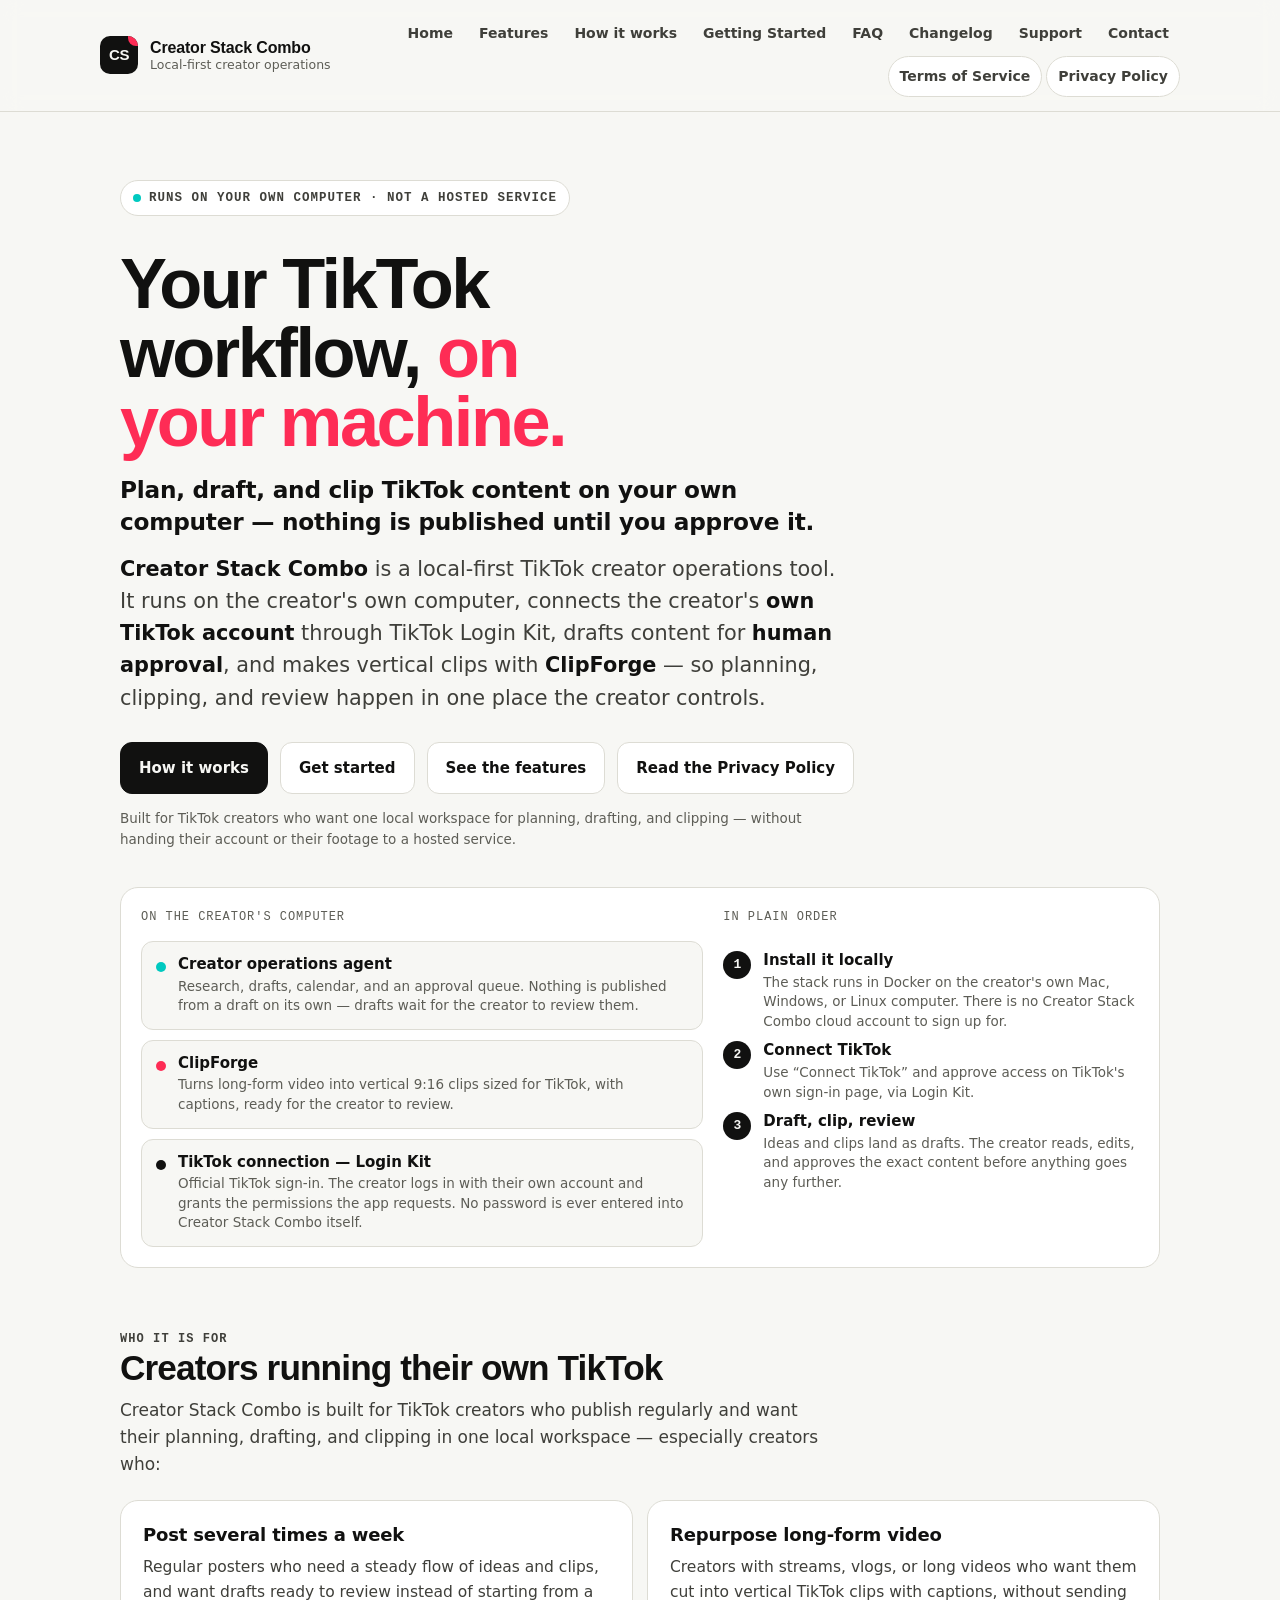
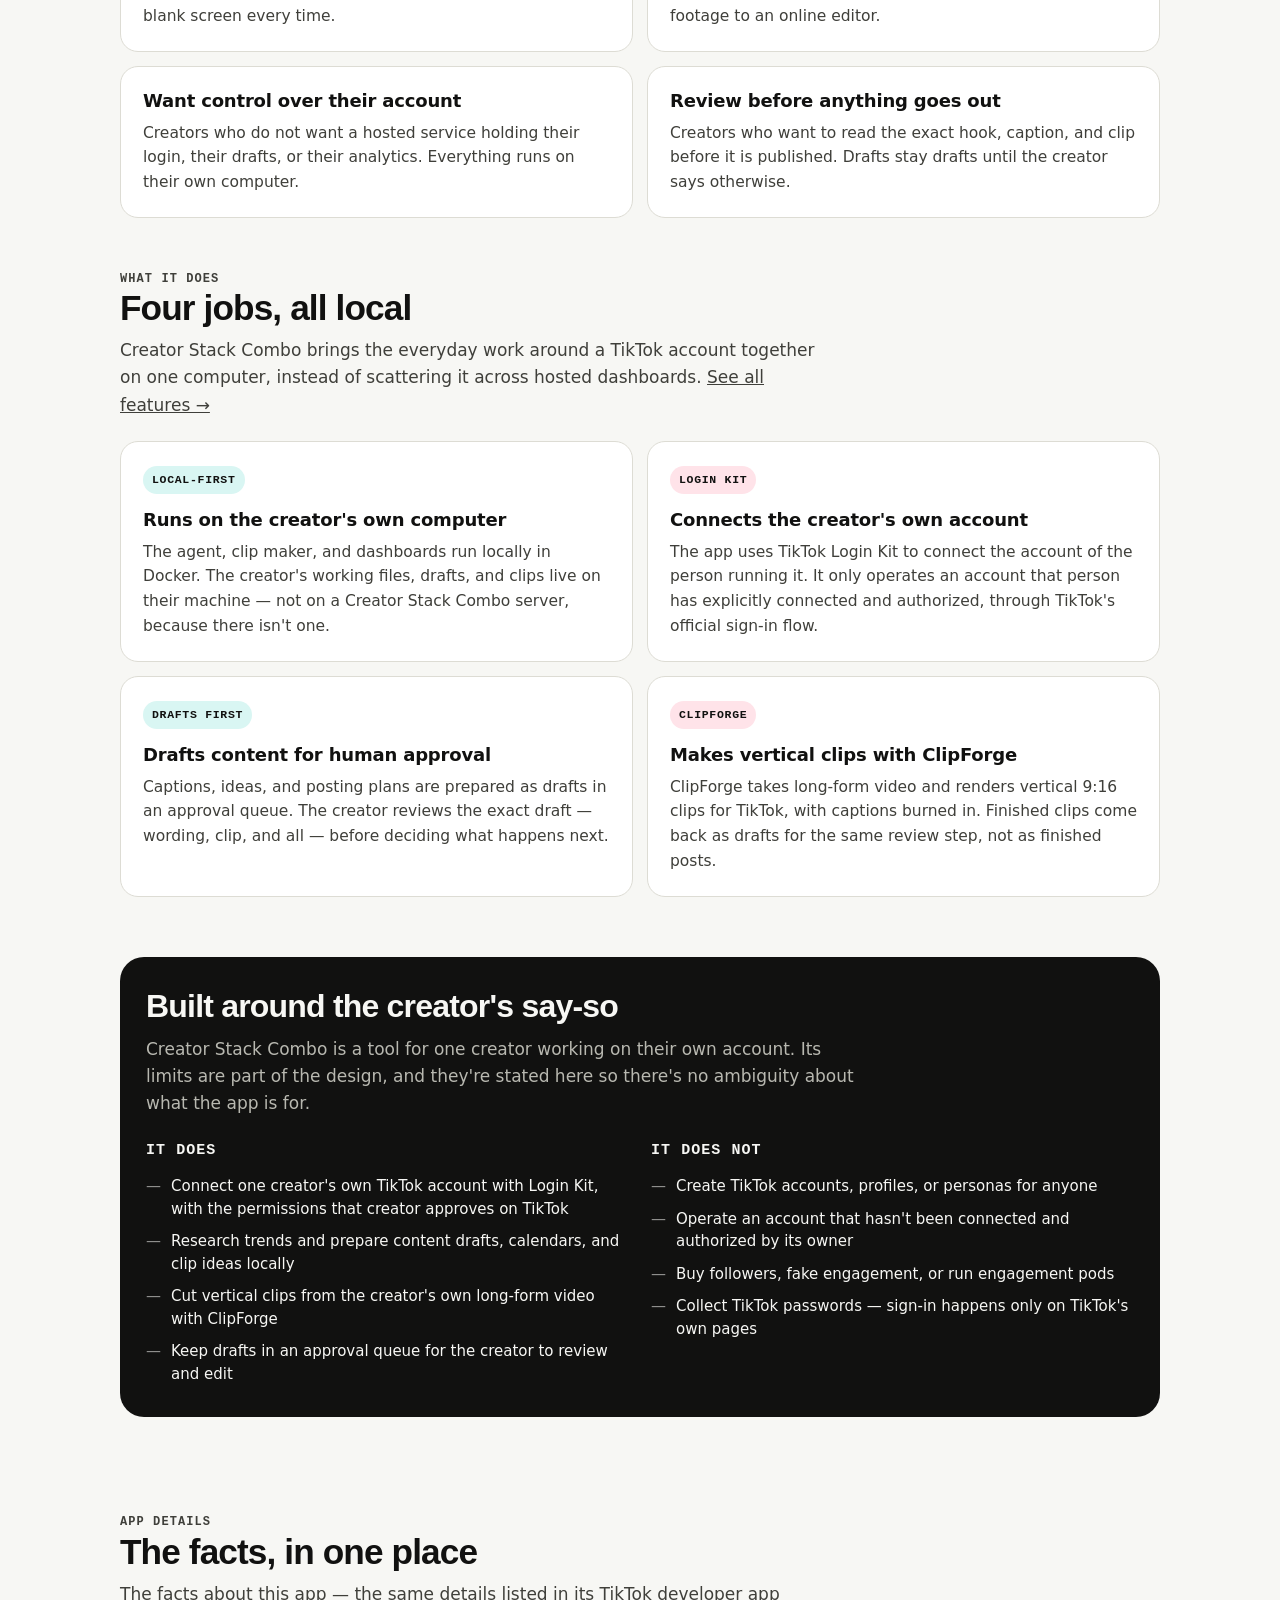
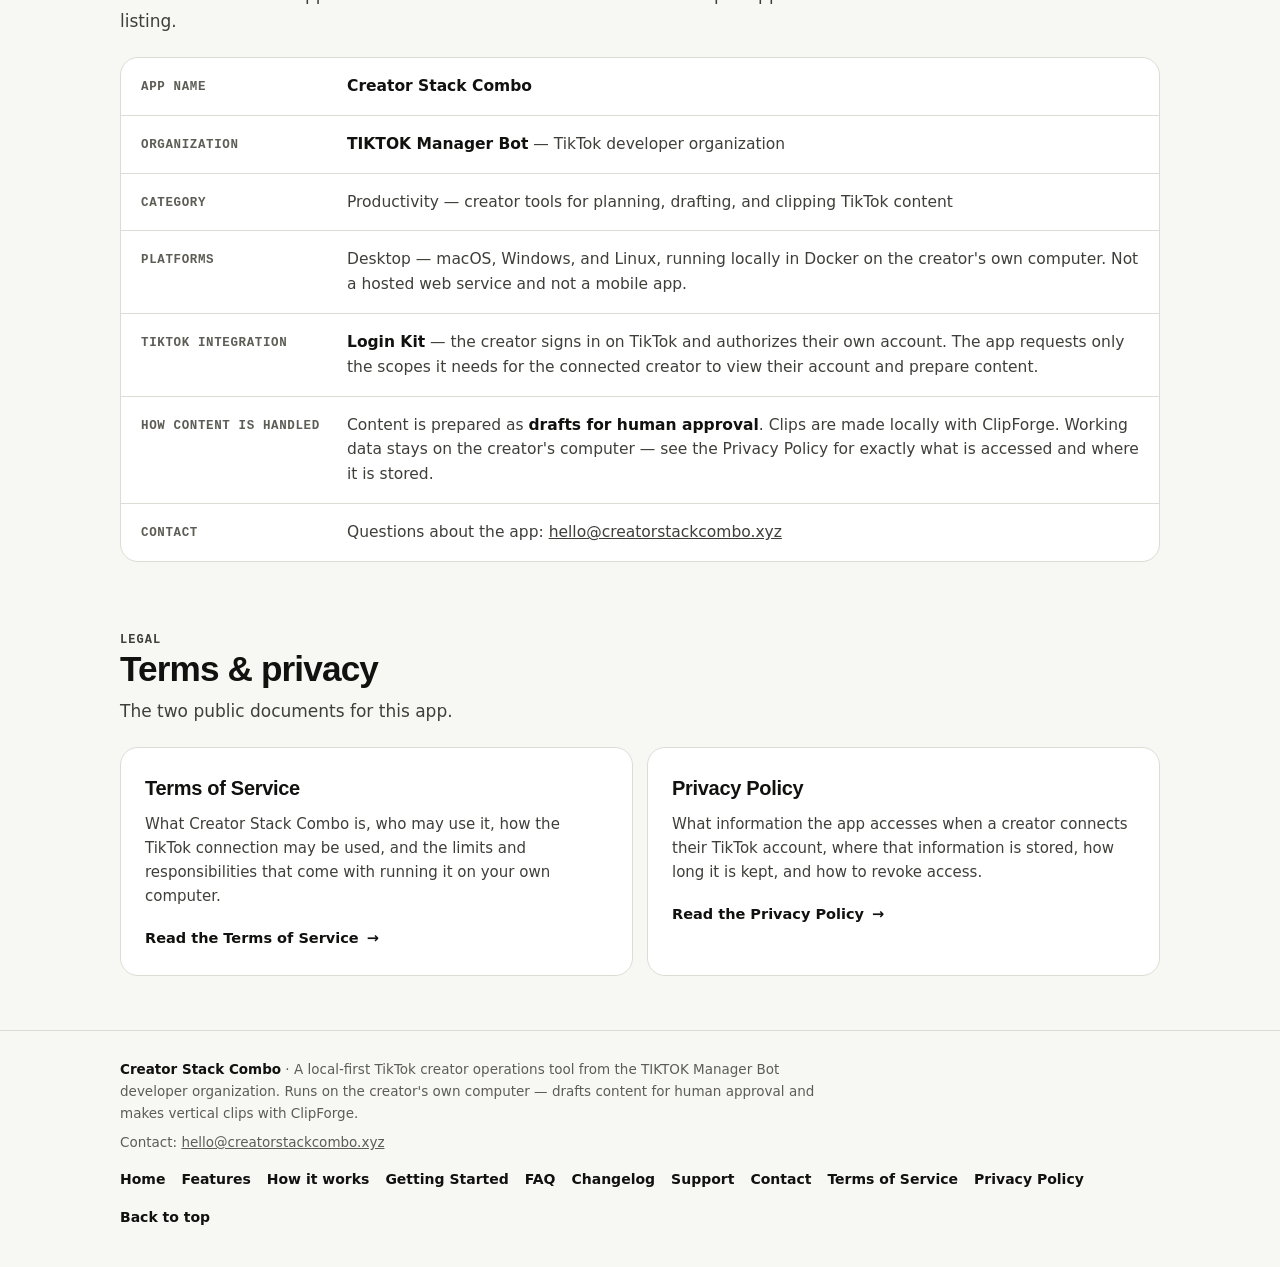
<file: index.html>
<!doctype html>
<html lang="en">
<head>
<meta charset="utf-8" />
<meta name="viewport" content="width=device-width, initial-scale=1, viewport-fit=cover" />
<meta name="color-scheme" content="light dark" />
<meta name="description" content="Creator Stack Combo is a local-first TikTok creator operations tool that runs on the creator's own computer. It connects the creator's own TikTok account with Login Kit, drafts content for human approval, and makes vertical clips with ClipForge." />
<meta property="og:type" content="website" />
<meta property="og:site_name" content="Creator Stack Combo" />
<meta property="og:title" content="Creator Stack Combo — Local-First TikTok Creator Operations" />
<meta property="og:description" content="Creator Stack Combo is a local-first TikTok creator operations tool that runs on the creator's own computer. It connects the creator's own TikTok account with Login Kit, drafts content for human approval, and makes vertical clips with ClipForge." />
<meta property="og:url" content="https://creatorstackcombo.xyz/" />
<meta property="og:image" content="icon-1024x1024.png" />
<meta name="twitter:card" content="summary" />
<meta name="twitter:title" content="Creator Stack Combo — Local-First TikTok Creator Operations" />
<meta name="twitter:description" content="Creator Stack Combo is a local-first TikTok creator operations tool that runs on the creator's own computer. It connects the creator's own TikTok account with Login Kit, drafts content for human approval, and makes vertical clips with ClipForge." />
<meta name="twitter:image" content="icon-1024x1024.png" />
<link rel="icon" href="icon-1024x1024.png" type="image/png" />
<title>Creator Stack Combo — Local-First TikTok Creator Operations</title>
<link rel="stylesheet" href="styles.css" />
</head>
<body>
<header class="topbar">
  <div class="wrap topbar-inner">
    <a class="brand" href="index.html" aria-label="Creator Stack Combo — home">
      <span class="brand-mark" aria-hidden="true">CS</span>
      <span class="brand-text">
        <b>Creator Stack Combo</b>
        <span>Local-first creator operations</span>
      </span>
    </a>
    <nav class="nav" aria-label="Site">
      <a href="index.html">Home</a>
      <a href="features.html">Features</a>
      <a href="how-it-works.html">How it works</a>
      <a href="getting-started.html">Getting Started</a>
      <a href="faq.html">FAQ</a>
      <a href="changelog.html">Changelog</a>
      <a href="support.html">Support</a>
      <a href="contact.html">Contact</a>
      <a class="legal" href="terms.html">Terms of Service</a>
      <a class="legal" href="privacy.html">Privacy Policy</a>
    </nav>
  </div>
</header>

<main id="top">
  <div class="wrap">

    <div class="hero">
      <p class="kicker"><i aria-hidden="true"></i> Runs on your own computer · Not a hosted service</p>
      <h1>Your TikTok workflow, <span class="accent">on your machine.</span></h1>
      <p class="pitch">Plan, draft, and clip TikTok content on your own computer — nothing is published until you approve it.</p>
      <p class="lede">
        <strong>Creator Stack Combo</strong> is a local-first TikTok creator operations tool.
        It runs on the creator's own computer, connects the creator's <strong>own TikTok account</strong>
        through TikTok Login Kit, drafts content for <strong>human approval</strong>, and makes
        vertical clips with <strong>ClipForge</strong> — so planning, clipping, and review happen
        in one place the creator controls.
      </p>
      <div class="hero-actions">
        <a class="btn btn-primary" href="how-it-works.html">How it works</a>
        <a class="btn btn-ghost" href="getting-started.html">Get started</a>
        <a class="btn btn-ghost" href="features.html">See the features</a>
        <a class="btn btn-ghost" href="privacy.html">Read the Privacy Policy</a>
      </div>
      <p class="hero-note">Built for TikTok creators who want one local workspace for planning, drafting, and clipping — without handing their account or their footage to a hosted service.</p>

      <div class="diagram" aria-label="How Creator Stack Combo is put together">
        <div>
          <p class="diagram-title">On the creator's computer</p>
          <div class="stack">
            <div class="layer">
              <span class="dot" style="background:var(--cyan)" aria-hidden="true"></span>
              <div><b>Creator operations agent</b><p>Research, drafts, calendar, and an approval queue. Nothing is published from a draft on its own — drafts wait for the creator to review them.</p></div>
            </div>
            <div class="layer">
              <span class="dot" style="background:var(--pink)" aria-hidden="true"></span>
              <div><b>ClipForge</b><p>Turns long-form video into vertical 9:16 clips sized for TikTok, with captions, ready for the creator to review.</p></div>
            </div>
            <div class="layer">
              <span class="dot" style="background:var(--ink)" aria-hidden="true"></span>
              <div><b>TikTok connection — Login Kit</b><p>Official TikTok sign-in. The creator logs in with their own account and grants the permissions the app requests. No password is ever entered into Creator Stack Combo itself.</p></div>
            </div>
          </div>
        </div>
        <div class="flow">
          <p class="diagram-title">In plain order</p>
          <div class="flow-step"><span class="flow-num">1</span><div><b>Install it locally</b><p>The stack runs in Docker on the creator's own Mac, Windows, or Linux computer. There is no Creator Stack Combo cloud account to sign up for.</p></div></div>
          <div class="flow-step"><span class="flow-num">2</span><div><b>Connect TikTok</b><p>Use “Connect TikTok” and approve access on TikTok's own sign-in page, via Login Kit.</p></div></div>
          <div class="flow-step"><span class="flow-num">3</span><div><b>Draft, clip, review</b><p>Ideas and clips land as drafts. The creator reads, edits, and approves the exact content before anything goes any further.</p></div></div>
        </div>
      </div>
    </div>

    <section id="who-it-is-for" aria-labelledby="who-heading">
      <div class="section-head">
        <p class="eyebrow">Who it is for</p>
        <h2 id="who-heading">Creators running their own TikTok</h2>
        <p>Creator Stack Combo is built for TikTok creators who publish regularly and want their planning, drafting, and clipping in one local workspace — especially creators who:</p>
      </div>
      <div class="grid">
        <article class="card">
          <h3>Post several times a week</h3>
          <p>Regular posters who need a steady flow of ideas and clips, and want drafts ready to review instead of starting from a blank screen every time.</p>
        </article>
        <article class="card">
          <h3>Repurpose long-form video</h3>
          <p>Creators with streams, vlogs, or long videos who want them cut into vertical TikTok clips with captions, without sending footage to an online editor.</p>
        </article>
        <article class="card">
          <h3>Want control over their account</h3>
          <p>Creators who do not want a hosted service holding their login, their drafts, or their analytics. Everything runs on their own computer.</p>
        </article>
        <article class="card">
          <h3>Review before anything goes out</h3>
          <p>Creators who want to read the exact hook, caption, and clip before it is published. Drafts stay drafts until the creator says otherwise.</p>
        </article>
      </div>
    </section>

    <section id="what-it-does" aria-labelledby="what-heading" style="padding-top:8px">
      <div class="section-head">
        <p class="eyebrow">What it does</p>
        <h2 id="what-heading">Four jobs, all local</h2>
        <p>Creator Stack Combo brings the everyday work around a TikTok account together on one computer, instead of scattering it across hosted dashboards. <a href="features.html">See all features →</a></p>
      </div>
      <div class="grid">
        <article class="card">
          <span class="tag tag-cyan">Local-first</span>
          <h3>Runs on the creator's own computer</h3>
          <p>The agent, clip maker, and dashboards run locally in Docker. The creator's working files, drafts, and clips live on their machine — not on a Creator Stack Combo server, because there isn't one.</p>
        </article>
        <article class="card">
          <span class="tag tag-pink">Login Kit</span>
          <h3>Connects the creator's own account</h3>
          <p>The app uses TikTok Login Kit to connect the account of the person running it. It only operates an account that person has explicitly connected and authorized, through TikTok's official sign-in flow.</p>
        </article>
        <article class="card">
          <span class="tag tag-cyan">Drafts first</span>
          <h3>Drafts content for human approval</h3>
          <p>Captions, ideas, and posting plans are prepared as drafts in an approval queue. The creator reviews the exact draft — wording, clip, and all — before deciding what happens next.</p>
        </article>
        <article class="card">
          <span class="tag tag-pink">ClipForge</span>
          <h3>Makes vertical clips with ClipForge</h3>
          <p>ClipForge takes long-form video and renders vertical 9:16 clips for TikTok, with captions burned in. Finished clips come back as drafts for the same review step, not as finished posts.</p>
        </article>
      </div>
    </section>

    <section id="how-it-works" aria-labelledby="how-heading" style="padding-top:8px">
      <div class="band">
        <h2 id="how-heading">Built around the creator's say-so</h2>
        <p>Creator Stack Combo is a tool for one creator working on their own account. Its limits are part of the design, and they're stated here so there's no ambiguity about what the app is for.</p>
        <div class="band-grid">
          <div>
            <h3>It does</h3>
            <ul>
              <li>Connect one creator's own TikTok account with Login Kit, with the permissions that creator approves on TikTok</li>
              <li>Research trends and prepare content drafts, calendars, and clip ideas locally</li>
              <li>Cut vertical clips from the creator's own long-form video with ClipForge</li>
              <li>Keep drafts in an approval queue for the creator to review and edit</li>
            </ul>
          </div>
          <div>
            <h3>It does not</h3>
            <ul>
              <li>Create TikTok accounts, profiles, or personas for anyone</li>
              <li>Operate an account that hasn't been connected and authorized by its owner</li>
              <li>Buy followers, fake engagement, or run engagement pods</li>
              <li>Collect TikTok passwords — sign-in happens only on TikTok's own pages</li>
            </ul>
          </div>
        </div>
      </div>
    </section>

    <section id="app-details" aria-labelledby="details-heading">
      <div class="section-head">
        <p class="eyebrow">App details</p>
        <h2 id="details-heading">The facts, in one place</h2>
        <p>The facts about this app — the same details listed in its TikTok developer app listing.</p>
      </div>
      <dl class="facts">
        <div class="fact">
          <dt>App name</dt>
          <dd><strong>Creator Stack Combo</strong></dd>
        </div>
        <div class="fact">
          <dt>Organization</dt>
          <dd><strong>TIKTOK Manager Bot</strong> — TikTok developer organization</dd>
        </div>
        <div class="fact">
          <dt>Category</dt>
          <dd>Productivity — creator tools for planning, drafting, and clipping TikTok content</dd>
        </div>
        <div class="fact">
          <dt>Platforms</dt>
          <dd>Desktop — macOS, Windows, and Linux, running locally in Docker on the creator's own computer. Not a hosted web service and not a mobile app.</dd>
        </div>
        <div class="fact">
          <dt>TikTok integration</dt>
          <dd><strong>Login Kit</strong> — the creator signs in on TikTok and authorizes their own account. The app requests only the scopes it needs for the connected creator to view their account and prepare content.</dd>
        </div>
        <div class="fact">
          <dt>How content is handled</dt>
          <dd>Content is prepared as <strong>drafts for human approval</strong>. Clips are made locally with ClipForge. Working data stays on the creator's computer — see the Privacy Policy for exactly what is accessed and where it is stored.</dd>
        </div>
        <div class="fact">
          <dt>Contact</dt>
          <dd>Questions about the app: <a href="mailto:hello@creatorstackcombo.xyz">hello@creatorstackcombo.xyz</a></dd>
        </div>
      </dl>
    </section>

    <section id="legal" aria-labelledby="legal-heading" style="padding-top:8px">
      <div class="section-head">
        <p class="eyebrow">Legal</p>
        <h2 id="legal-heading">Terms &amp; privacy</h2>
        <p>The two public documents for this app.</p>
      </div>
      <div class="legal-grid">
        <a class="legal-card" href="terms.html">
          <h3>Terms of Service</h3>
          <p>What Creator Stack Combo is, who may use it, how the TikTok connection may be used, and the limits and responsibilities that come with running it on your own computer.</p>
          <span class="go">Read the Terms of Service <span aria-hidden="true">→</span></span>
        </a>
        <a class="legal-card" href="privacy.html">
          <h3>Privacy Policy</h3>
          <p>What information the app accesses when a creator connects their TikTok account, where that information is stored, how long it is kept, and how to revoke access.</p>
          <span class="go">Read the Privacy Policy <span aria-hidden="true">→</span></span>
        </a>
      </div>
    </section>

  </div>
</main>
<footer>
  <div class="wrap footer-inner">
    <div>
      <p><strong style="color:var(--ink)">Creator Stack Combo</strong> · A local-first TikTok creator operations tool from the TIKTOK Manager Bot developer organization. Runs on the creator's own computer — drafts content for human approval and makes vertical clips with ClipForge.</p>
      <p style="margin-top:8px">Contact: <a href="mailto:hello@creatorstackcombo.xyz">hello@creatorstackcombo.xyz</a></p>
    </div>
    <nav class="footer-links" aria-label="Legal">
      <a href="index.html">Home</a>
      <a href="features.html">Features</a>
      <a href="how-it-works.html">How it works</a>
      <a href="getting-started.html">Getting Started</a>
      <a href="faq.html">FAQ</a>
      <a href="changelog.html">Changelog</a>
      <a href="support.html">Support</a>
      <a href="contact.html">Contact</a>
      <a href="terms.html">Terms of Service</a>
      <a href="privacy.html">Privacy Policy</a>
      <a href="#top">Back to top</a>
    </nav>
  </div>
</footer>

</body>
</html>
</file>
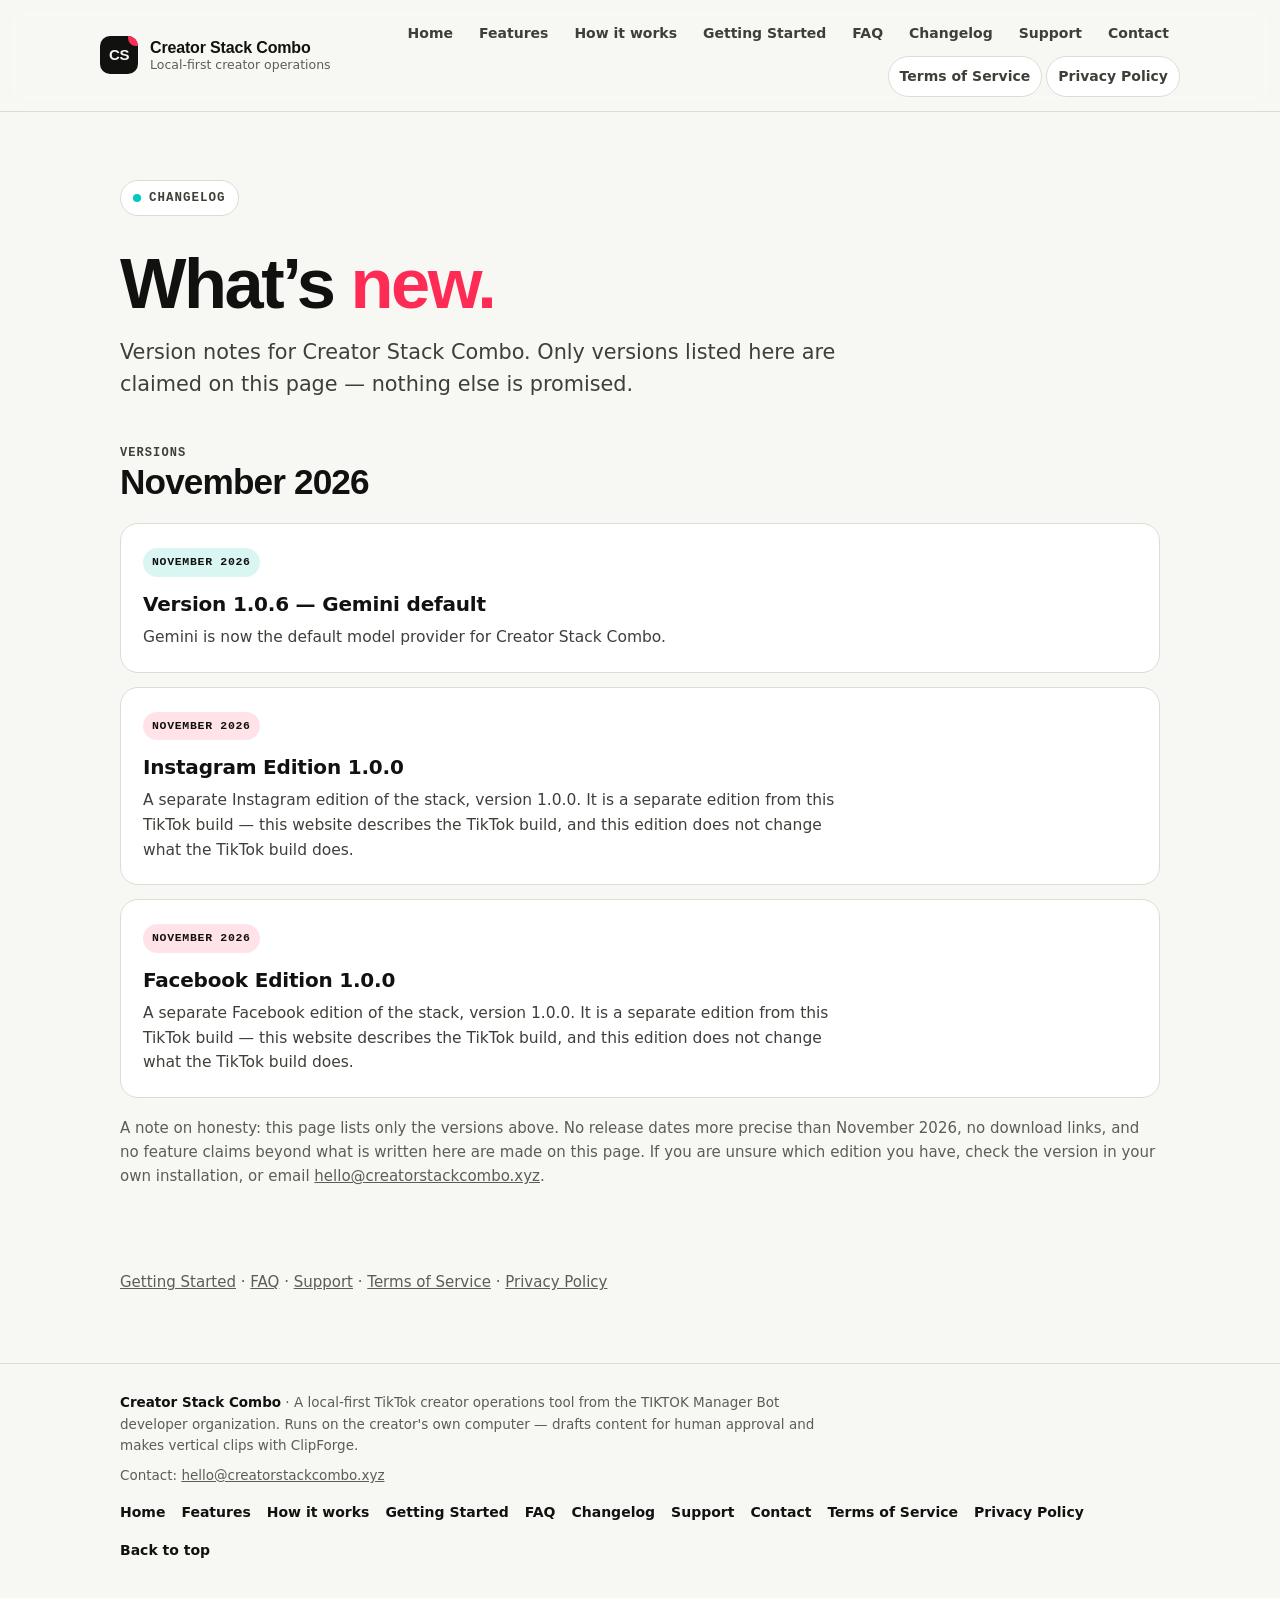
<file: changelog.html>
<!doctype html>
<html lang="en">
<head>
<meta charset="utf-8" />
<meta name="viewport" content="width=device-width, initial-scale=1, viewport-fit=cover" />
<meta name="color-scheme" content="light dark" />
<meta name="description" content="Changelog for Creator Stack Combo: version 1.0.6 with Gemini as the default, plus the separate Instagram 1.0.0 and Facebook 1.0.0 editions — November 2026." />
<meta property="og:type" content="website" />
<meta property="og:site_name" content="Creator Stack Combo" />
<meta property="og:title" content="Changelog — Creator Stack Combo" />
<meta property="og:description" content="Changelog for Creator Stack Combo: version 1.0.6 with Gemini as the default, plus the separate Instagram 1.0.0 and Facebook 1.0.0 editions — November 2026." />
<meta property="og:url" content="https://creatorstackcombo.xyz/changelog.html" />
<meta property="og:image" content="icon-1024x1024.png" />
<meta name="twitter:card" content="summary" />
<meta name="twitter:title" content="Changelog — Creator Stack Combo" />
<meta name="twitter:description" content="Changelog for Creator Stack Combo: version 1.0.6 with Gemini as the default, plus the separate Instagram 1.0.0 and Facebook 1.0.0 editions — November 2026." />
<meta name="twitter:image" content="icon-1024x1024.png" />
<link rel="icon" href="icon-1024x1024.png" type="image/png" />
<title>Changelog — Creator Stack Combo</title>
<link rel="stylesheet" href="styles.css" />
</head>
<body>
<header class="topbar">
  <div class="wrap topbar-inner">
    <a class="brand" href="index.html" aria-label="Creator Stack Combo — home">
      <span class="brand-mark" aria-hidden="true">CS</span>
      <span class="brand-text">
        <b>Creator Stack Combo</b>
        <span>Local-first creator operations</span>
      </span>
    </a>
    <nav class="nav" aria-label="Site">
      <a href="index.html">Home</a>
      <a href="features.html">Features</a>
      <a href="how-it-works.html">How it works</a>
      <a href="getting-started.html">Getting Started</a>
      <a href="faq.html">FAQ</a>
      <a href="changelog.html">Changelog</a>
      <a href="support.html">Support</a>
      <a href="contact.html">Contact</a>
      <a class="legal" href="terms.html">Terms of Service</a>
      <a class="legal" href="privacy.html">Privacy Policy</a>
    </nav>
  </div>
</header>

<main id="top">
  <div class="wrap">

    <div class="hero" style="padding-bottom:0">
      <p class="kicker"><i aria-hidden="true"></i> Changelog</p>
      <h1>What’s <span class="accent">new.</span></h1>
      <p class="lede">Version notes for Creator Stack Combo. Only versions listed here are claimed on this page — nothing else is promised.</p>
    </div>

    <section aria-labelledby="versions-heading">
      <div class="section-head">
        <p class="eyebrow">Versions</p>
        <h2 id="versions-heading">November 2026</h2>
      </div>
      <div class="grid" style="grid-template-columns:1fr">
        <article class="card changelog-entry">
          <span class="tag tag-cyan">November 2026</span>
          <h3>Version 1.0.6 — Gemini default</h3>
          <p>Gemini is now the default model provider for Creator Stack Combo.</p>
        </article>
        <article class="card changelog-entry">
          <span class="tag tag-pink">November 2026</span>
          <h3>Instagram Edition 1.0.0</h3>
          <p>A separate Instagram edition of the stack, version 1.0.0. It is a separate edition from this TikTok build — this website describes the TikTok build, and this edition does not change what the TikTok build does.</p>
        </article>
        <article class="card changelog-entry">
          <span class="tag tag-pink">November 2026</span>
          <h3>Facebook Edition 1.0.0</h3>
          <p>A separate Facebook edition of the stack, version 1.0.0. It is a separate edition from this TikTok build — this website describes the TikTok build, and this edition does not change what the TikTok build does.</p>
        </article>
      </div>
      <p style="margin-top:18px; color:var(--muted); font-size:15px">A note on honesty: this page lists only the versions above. No release dates more precise than November 2026, no download links, and no feature claims beyond what is written here are made on this page. If you are unsure which edition you have, check the version in your own installation, or email <a href="mailto:hello@creatorstackcombo.xyz">hello@creatorstackcombo.xyz</a>.</p>
    </section>

    <section style="padding-top:8px">
      <p style="color:var(--muted); font-size:15px"><a href="getting-started.html">Getting Started</a> · <a href="faq.html">FAQ</a> · <a href="support.html">Support</a> · <a href="terms.html">Terms of Service</a> · <a href="privacy.html">Privacy Policy</a></p>
    </section>

  </div>
</main>
<footer>
  <div class="wrap footer-inner">
    <div>
      <p><strong style="color:var(--ink)">Creator Stack Combo</strong> · A local-first TikTok creator operations tool from the TIKTOK Manager Bot developer organization. Runs on the creator's own computer — drafts content for human approval and makes vertical clips with ClipForge.</p>
      <p style="margin-top:8px">Contact: <a href="mailto:hello@creatorstackcombo.xyz">hello@creatorstackcombo.xyz</a></p>
    </div>
    <nav class="footer-links" aria-label="Legal">
      <a href="index.html">Home</a>
      <a href="features.html">Features</a>
      <a href="how-it-works.html">How it works</a>
      <a href="getting-started.html">Getting Started</a>
      <a href="faq.html">FAQ</a>
      <a href="changelog.html">Changelog</a>
      <a href="support.html">Support</a>
      <a href="contact.html">Contact</a>
      <a href="terms.html">Terms of Service</a>
      <a href="privacy.html">Privacy Policy</a>
      <a href="#top">Back to top</a>
    </nav>
  </div>
</footer>

</body>
</html>
</file>
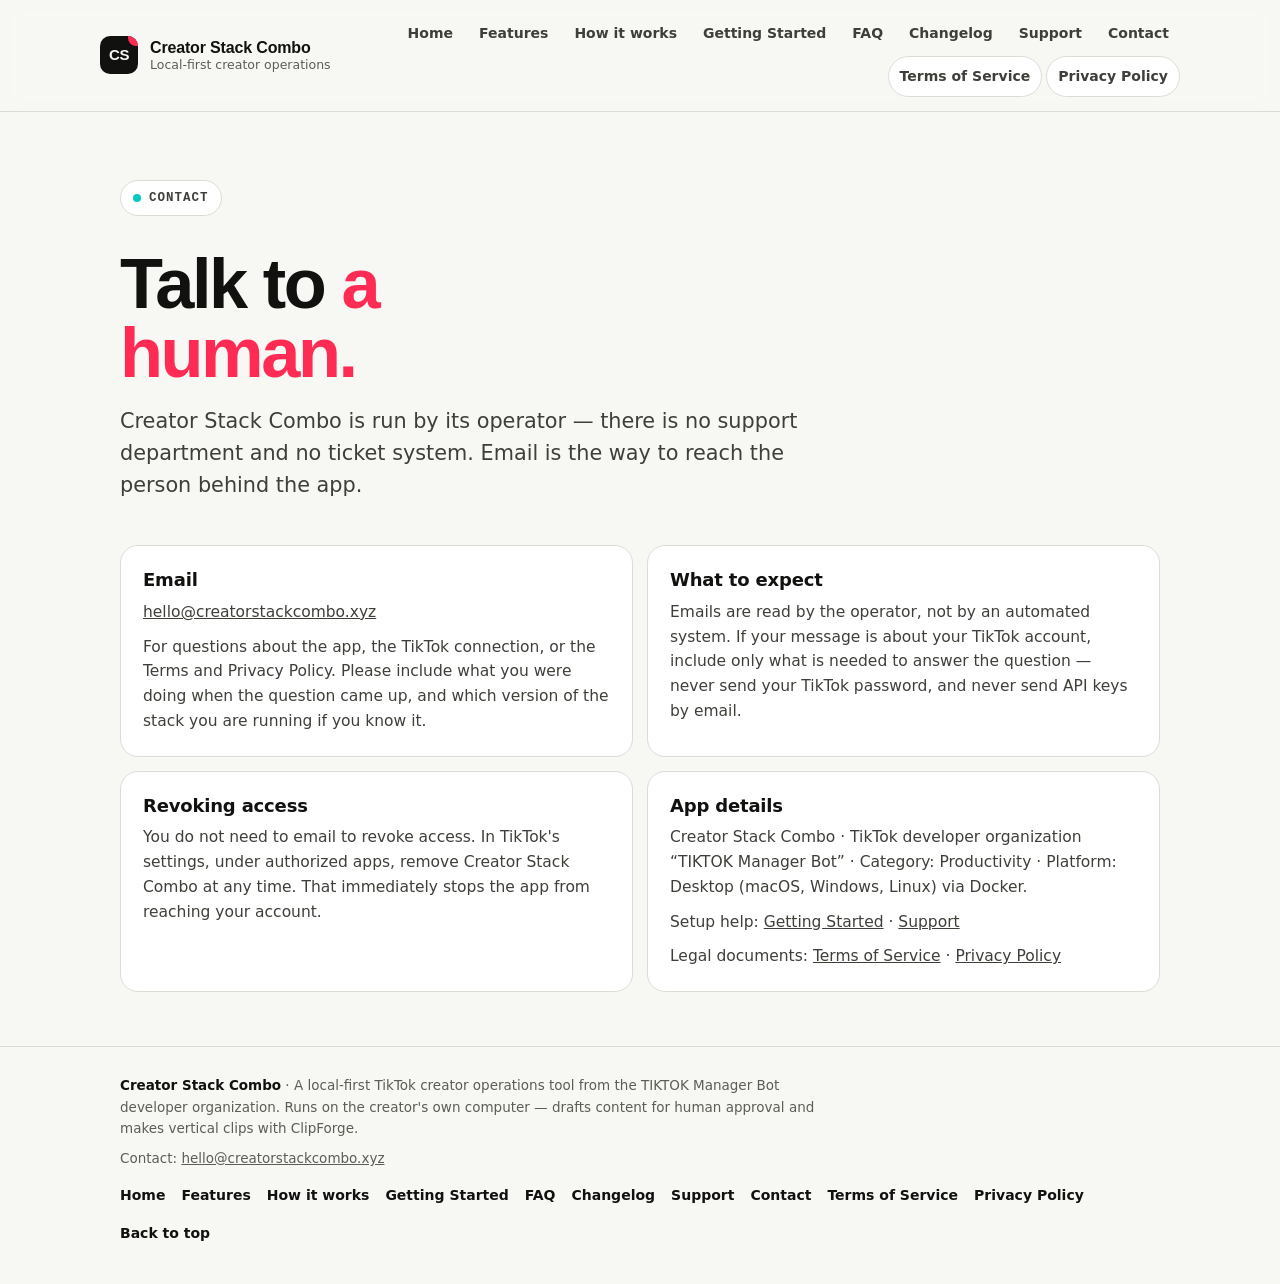
<file: contact.html>
<!doctype html>
<html lang="en">
<head>
<meta charset="utf-8" />
<meta name="viewport" content="width=device-width, initial-scale=1, viewport-fit=cover" />
<meta name="color-scheme" content="light dark" />
<meta name="description" content="Contact the operator of Creator Stack Combo by email at hello@creatorstackcombo.xyz." />
<meta property="og:type" content="website" />
<meta property="og:site_name" content="Creator Stack Combo" />
<meta property="og:title" content="Contact — Creator Stack Combo" />
<meta property="og:description" content="Contact the operator of Creator Stack Combo by email at hello@creatorstackcombo.xyz." />
<meta property="og:url" content="https://creatorstackcombo.xyz/contact.html" />
<meta property="og:image" content="icon-1024x1024.png" />
<meta name="twitter:card" content="summary" />
<meta name="twitter:title" content="Contact — Creator Stack Combo" />
<meta name="twitter:description" content="Contact the operator of Creator Stack Combo by email at hello@creatorstackcombo.xyz." />
<meta name="twitter:image" content="icon-1024x1024.png" />
<link rel="icon" href="icon-1024x1024.png" type="image/png" />
<title>Contact — Creator Stack Combo</title>
<link rel="stylesheet" href="styles.css" />
</head>
<body>
<header class="topbar">
  <div class="wrap topbar-inner">
    <a class="brand" href="index.html" aria-label="Creator Stack Combo — home">
      <span class="brand-mark" aria-hidden="true">CS</span>
      <span class="brand-text">
        <b>Creator Stack Combo</b>
        <span>Local-first creator operations</span>
      </span>
    </a>
    <nav class="nav" aria-label="Site">
      <a href="index.html">Home</a>
      <a href="features.html">Features</a>
      <a href="how-it-works.html">How it works</a>
      <a href="getting-started.html">Getting Started</a>
      <a href="faq.html">FAQ</a>
      <a href="changelog.html">Changelog</a>
      <a href="support.html">Support</a>
      <a href="contact.html">Contact</a>
      <a class="legal" href="terms.html">Terms of Service</a>
      <a class="legal" href="privacy.html">Privacy Policy</a>
    </nav>
  </div>
</header>

<main id="top">
  <div class="wrap">

    <div class="hero" style="padding-bottom:0">
      <p class="kicker"><i aria-hidden="true"></i> Contact</p>
      <h1>Talk to <span class="accent">a human.</span></h1>
      <p class="lede">Creator Stack Combo is run by its operator — there is no support department and no ticket system. Email is the way to reach the person behind the app.</p>
    </div>

    <section aria-labelledby="contact-details">
      <div class="grid">
        <article class="card">
          <h3>Email</h3>
          <p><a href="mailto:hello@creatorstackcombo.xyz">hello@creatorstackcombo.xyz</a></p>
          <p>For questions about the app, the TikTok connection, or the Terms and Privacy Policy. Please include what you were doing when the question came up, and which version of the stack you are running if you know it.</p>
        </article>
        <article class="card">
          <h3>What to expect</h3>
          <p>Emails are read by the operator, not by an automated system. If your message is about your TikTok account, include only what is needed to answer the question — never send your TikTok password, and never send API keys by email.</p>
        </article>
        <article class="card">
          <h3>Revoking access</h3>
          <p>You do not need to email to revoke access. In TikTok's settings, under authorized apps, remove Creator Stack Combo at any time. That immediately stops the app from reaching your account.</p>
        </article>
        <article class="card">
          <h3>App details</h3>
          <p>Creator Stack Combo · TikTok developer organization “TIKTOK Manager Bot” · Category: Productivity · Platform: Desktop (macOS, Windows, Linux) via Docker.</p>
          <p>Setup help: <a href="getting-started.html">Getting Started</a> · <a href="support.html">Support</a></p>
          <p>Legal documents: <a href="terms.html">Terms of Service</a> · <a href="privacy.html">Privacy Policy</a></p>
        </article>
      </div>
    </section>

  </div>
</main>
<footer>
  <div class="wrap footer-inner">
    <div>
      <p><strong style="color:var(--ink)">Creator Stack Combo</strong> · A local-first TikTok creator operations tool from the TIKTOK Manager Bot developer organization. Runs on the creator's own computer — drafts content for human approval and makes vertical clips with ClipForge.</p>
      <p style="margin-top:8px">Contact: <a href="mailto:hello@creatorstackcombo.xyz">hello@creatorstackcombo.xyz</a></p>
    </div>
    <nav class="footer-links" aria-label="Legal">
      <a href="index.html">Home</a>
      <a href="features.html">Features</a>
      <a href="how-it-works.html">How it works</a>
      <a href="getting-started.html">Getting Started</a>
      <a href="faq.html">FAQ</a>
      <a href="changelog.html">Changelog</a>
      <a href="support.html">Support</a>
      <a href="contact.html">Contact</a>
      <a href="terms.html">Terms of Service</a>
      <a href="privacy.html">Privacy Policy</a>
      <a href="#top">Back to top</a>
    </nav>
  </div>
</footer>

</body>
</html>
</file>
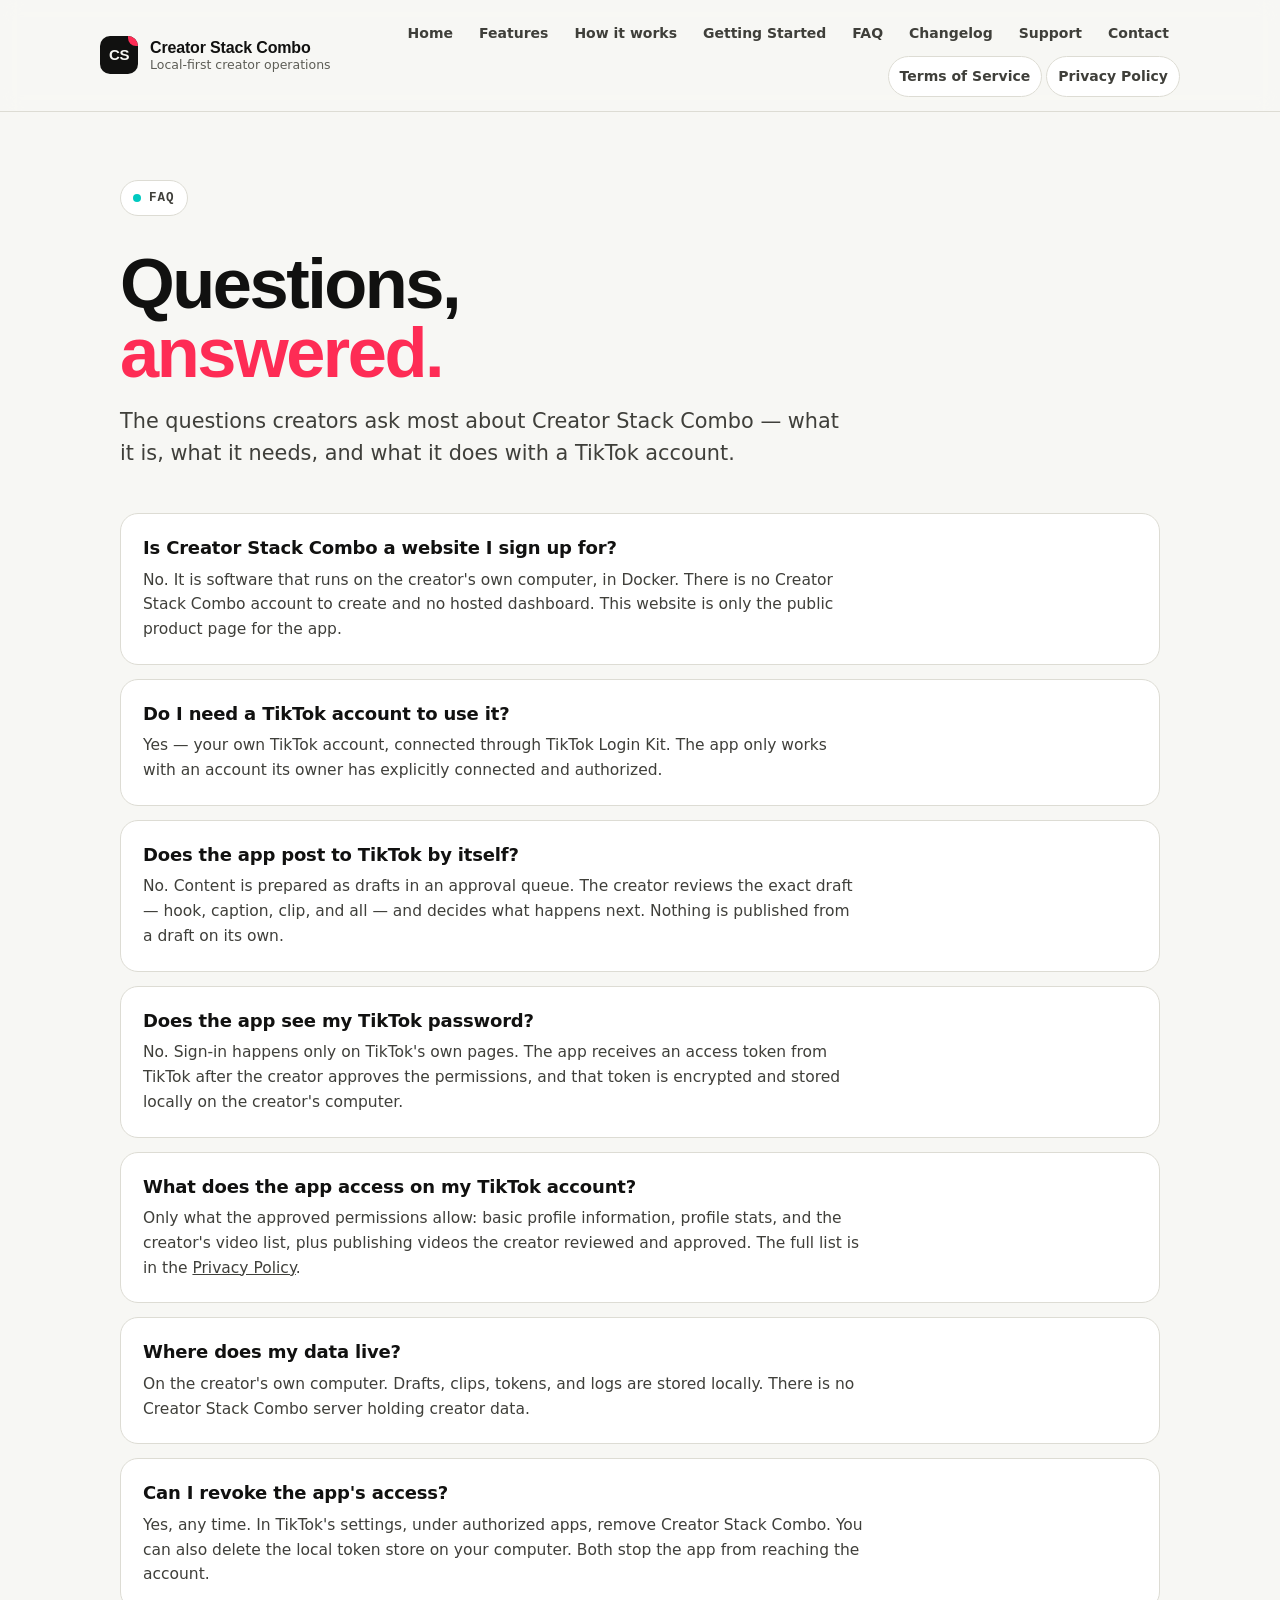
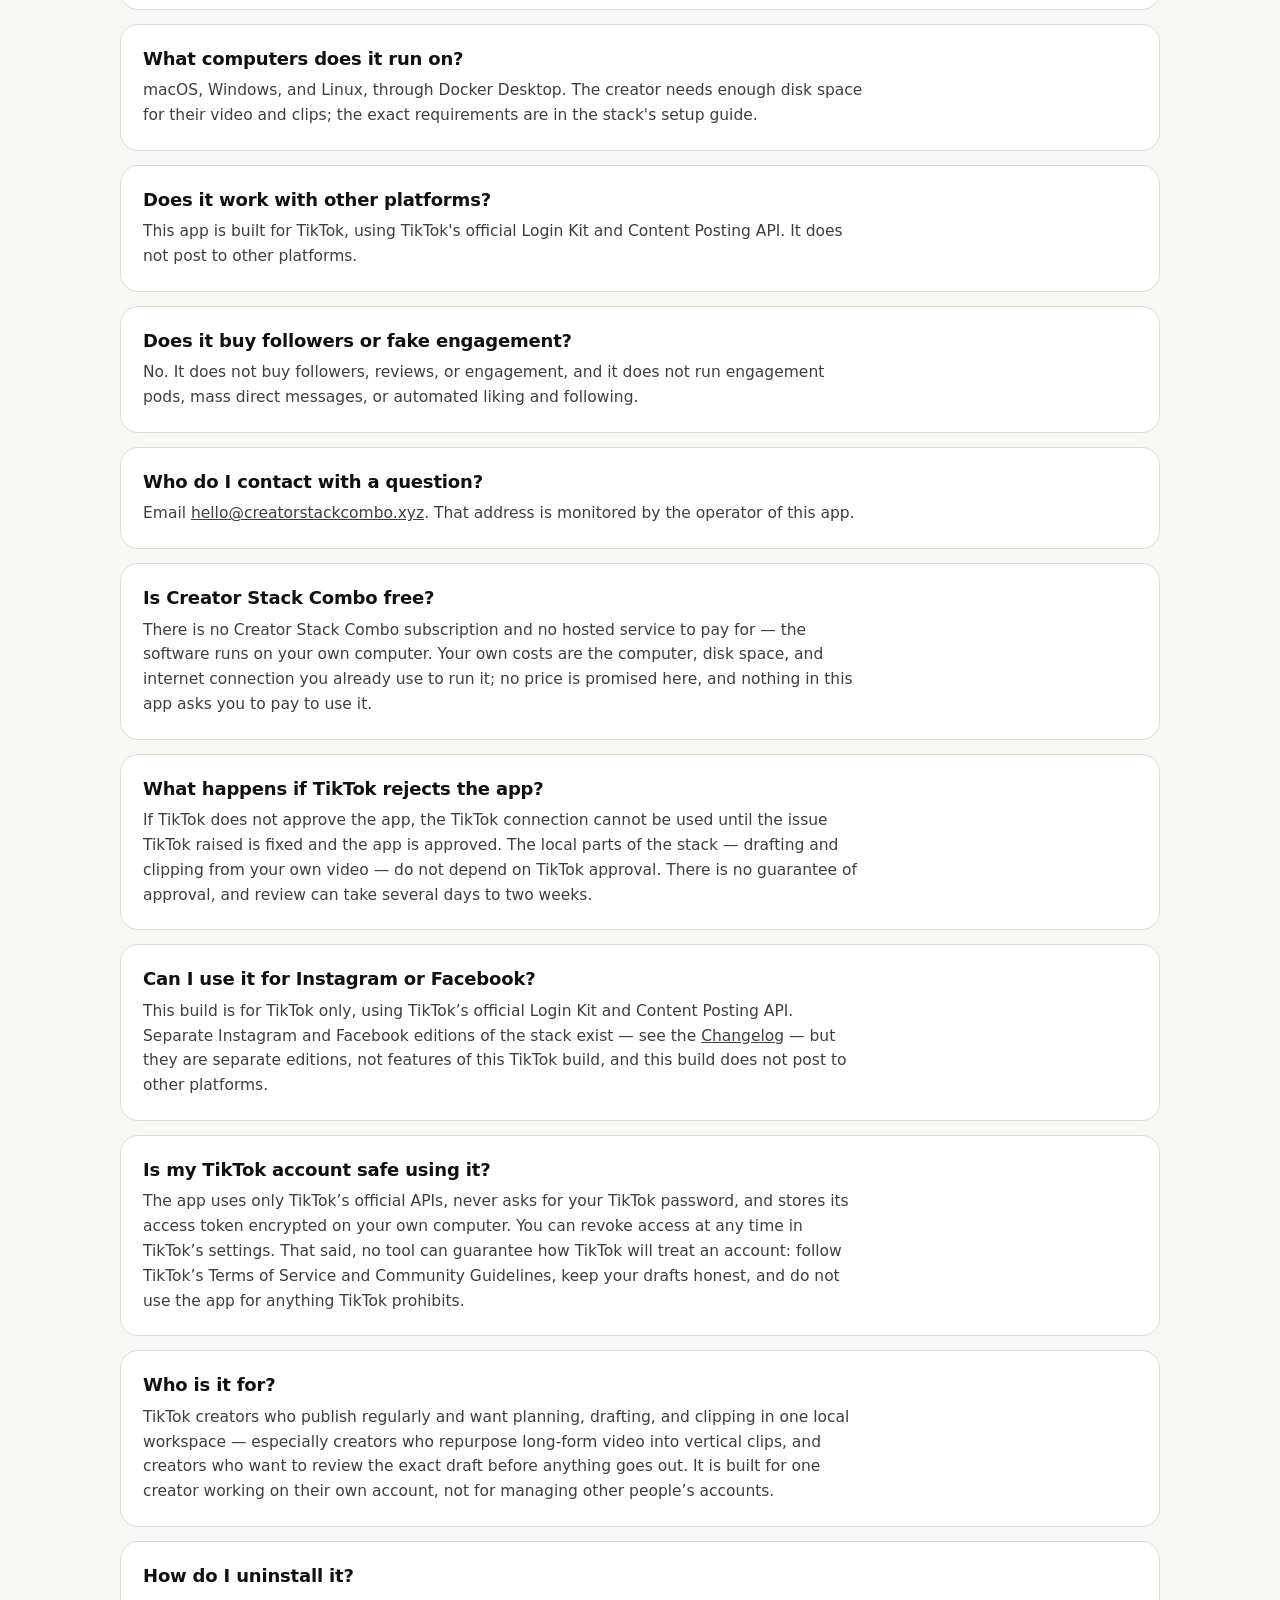
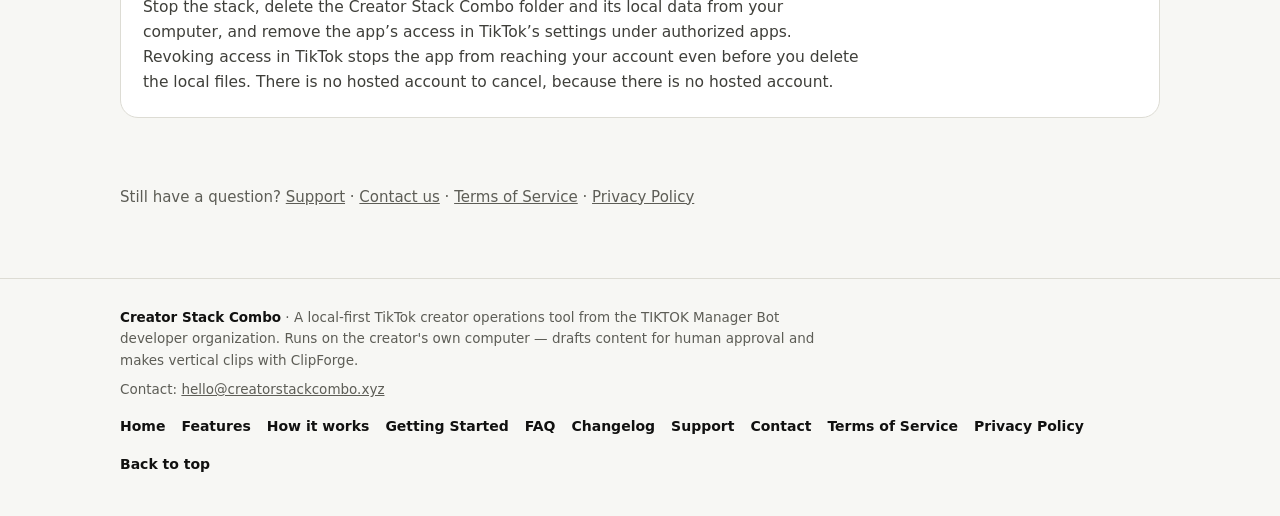
<file: faq.html>
<!doctype html>
<html lang="en">
<head>
<meta charset="utf-8" />
<meta name="viewport" content="width=device-width, initial-scale=1, viewport-fit=cover" />
<meta name="color-scheme" content="light dark" />
<meta name="description" content="Frequently asked questions about Creator Stack Combo: accounts, posting, passwords, data storage, and revoking access." />
<meta property="og:type" content="website" />
<meta property="og:site_name" content="Creator Stack Combo" />
<meta property="og:title" content="FAQ — Creator Stack Combo" />
<meta property="og:description" content="Frequently asked questions about Creator Stack Combo: accounts, posting, passwords, data storage, and revoking access." />
<meta property="og:url" content="https://creatorstackcombo.xyz/faq.html" />
<meta property="og:image" content="icon-1024x1024.png" />
<meta name="twitter:card" content="summary" />
<meta name="twitter:title" content="FAQ — Creator Stack Combo" />
<meta name="twitter:description" content="Frequently asked questions about Creator Stack Combo: accounts, posting, passwords, data storage, and revoking access." />
<meta name="twitter:image" content="icon-1024x1024.png" />
<link rel="icon" href="icon-1024x1024.png" type="image/png" />
<title>FAQ — Creator Stack Combo</title>
<link rel="stylesheet" href="styles.css" />
</head>
<body>
<header class="topbar">
  <div class="wrap topbar-inner">
    <a class="brand" href="index.html" aria-label="Creator Stack Combo — home">
      <span class="brand-mark" aria-hidden="true">CS</span>
      <span class="brand-text">
        <b>Creator Stack Combo</b>
        <span>Local-first creator operations</span>
      </span>
    </a>
    <nav class="nav" aria-label="Site">
      <a href="index.html">Home</a>
      <a href="features.html">Features</a>
      <a href="how-it-works.html">How it works</a>
      <a href="getting-started.html">Getting Started</a>
      <a href="faq.html">FAQ</a>
      <a href="changelog.html">Changelog</a>
      <a href="support.html">Support</a>
      <a href="contact.html">Contact</a>
      <a class="legal" href="terms.html">Terms of Service</a>
      <a class="legal" href="privacy.html">Privacy Policy</a>
    </nav>
  </div>
</header>

<main id="top">
  <div class="wrap">

    <div class="hero" style="padding-bottom:0">
      <p class="kicker"><i aria-hidden="true"></i> FAQ</p>
      <h1>Questions, <span class="accent">answered.</span></h1>
      <p class="lede">The questions creators ask most about Creator Stack Combo — what it is, what it needs, and what it does with a TikTok account.</p>
    </div>

    <section aria-labelledby="faq-list">
      <div class="grid" style="grid-template-columns:1fr">
        <article class="card"><h3>Is Creator Stack Combo a website I sign up for?</h3><p>No. It is software that runs on the creator's own computer, in Docker. There is no Creator Stack Combo account to create and no hosted dashboard. This website is only the public product page for the app.</p></article>
        <article class="card"><h3>Do I need a TikTok account to use it?</h3><p>Yes — your own TikTok account, connected through TikTok Login Kit. The app only works with an account its owner has explicitly connected and authorized.</p></article>
        <article class="card"><h3>Does the app post to TikTok by itself?</h3><p>No. Content is prepared as drafts in an approval queue. The creator reviews the exact draft — hook, caption, clip, and all — and decides what happens next. Nothing is published from a draft on its own.</p></article>
        <article class="card"><h3>Does the app see my TikTok password?</h3><p>No. Sign-in happens only on TikTok's own pages. The app receives an access token from TikTok after the creator approves the permissions, and that token is encrypted and stored locally on the creator's computer.</p></article>
        <article class="card"><h3>What does the app access on my TikTok account?</h3><p>Only what the approved permissions allow: basic profile information, profile stats, and the creator's video list, plus publishing videos the creator reviewed and approved. The full list is in the <a href="privacy.html">Privacy Policy</a>.</p></article>
        <article class="card"><h3>Where does my data live?</h3><p>On the creator's own computer. Drafts, clips, tokens, and logs are stored locally. There is no Creator Stack Combo server holding creator data.</p></article>
        <article class="card"><h3>Can I revoke the app's access?</h3><p>Yes, any time. In TikTok's settings, under authorized apps, remove Creator Stack Combo. You can also delete the local token store on your computer. Both stop the app from reaching the account.</p></article>
        <article class="card"><h3>What computers does it run on?</h3><p>macOS, Windows, and Linux, through Docker Desktop. The creator needs enough disk space for their video and clips; the exact requirements are in the stack's setup guide.</p></article>
        <article class="card"><h3>Does it work with other platforms?</h3><p>This app is built for TikTok, using TikTok's official Login Kit and Content Posting API. It does not post to other platforms.</p></article>
        <article class="card"><h3>Does it buy followers or fake engagement?</h3><p>No. It does not buy followers, reviews, or engagement, and it does not run engagement pods, mass direct messages, or automated liking and following.</p></article>
        <article class="card"><h3>Who do I contact with a question?</h3><p>Email <a href="mailto:hello@creatorstackcombo.xyz">hello@creatorstackcombo.xyz</a>. That address is monitored by the operator of this app.</p></article>
        <article class="card"><h3>Is Creator Stack Combo free?</h3><p>There is no Creator Stack Combo subscription and no hosted service to pay for — the software runs on your own computer. Your own costs are the computer, disk space, and internet connection you already use to run it; no price is promised here, and nothing in this app asks you to pay to use it.</p></article>
        <article class="card"><h3>What happens if TikTok rejects the app?</h3><p>If TikTok does not approve the app, the TikTok connection cannot be used until the issue TikTok raised is fixed and the app is approved. The local parts of the stack — drafting and clipping from your own video — do not depend on TikTok approval. There is no guarantee of approval, and review can take several days to two weeks.</p></article>
        <article class="card"><h3>Can I use it for Instagram or Facebook?</h3><p>This build is for TikTok only, using TikTok’s official Login Kit and Content Posting API. Separate Instagram and Facebook editions of the stack exist — see the <a href="changelog.html">Changelog</a> — but they are separate editions, not features of this TikTok build, and this build does not post to other platforms.</p></article>
        <article class="card"><h3>Is my TikTok account safe using it?</h3><p>The app uses only TikTok’s official APIs, never asks for your TikTok password, and stores its access token encrypted on your own computer. You can revoke access at any time in TikTok’s settings. That said, no tool can guarantee how TikTok will treat an account: follow TikTok’s Terms of Service and Community Guidelines, keep your drafts honest, and do not use the app for anything TikTok prohibits.</p></article>
        <article class="card"><h3>Who is it for?</h3><p>TikTok creators who publish regularly and want planning, drafting, and clipping in one local workspace — especially creators who repurpose long-form video into vertical clips, and creators who want to review the exact draft before anything goes out. It is built for one creator working on their own account, not for managing other people’s accounts.</p></article>
        <article class="card"><h3>How do I uninstall it?</h3><p>Stop the stack, delete the Creator Stack Combo folder and its local data from your computer, and remove the app’s access in TikTok’s settings under authorized apps. Revoking access in TikTok stops the app from reaching your account even before you delete the local files. There is no hosted account to cancel, because there is no hosted account.</p></article>
      </div>
    </section>

    <section style="padding-top:8px">
      <p style="color:var(--muted); font-size:15px">Still have a question? <a href="support.html">Support</a> · <a href="contact.html">Contact us</a> · <a href="terms.html">Terms of Service</a> · <a href="privacy.html">Privacy Policy</a></p>
    </section>

  </div>
</main>
<footer>
  <div class="wrap footer-inner">
    <div>
      <p><strong style="color:var(--ink)">Creator Stack Combo</strong> · A local-first TikTok creator operations tool from the TIKTOK Manager Bot developer organization. Runs on the creator's own computer — drafts content for human approval and makes vertical clips with ClipForge.</p>
      <p style="margin-top:8px">Contact: <a href="mailto:hello@creatorstackcombo.xyz">hello@creatorstackcombo.xyz</a></p>
    </div>
    <nav class="footer-links" aria-label="Legal">
      <a href="index.html">Home</a>
      <a href="features.html">Features</a>
      <a href="how-it-works.html">How it works</a>
      <a href="getting-started.html">Getting Started</a>
      <a href="faq.html">FAQ</a>
      <a href="changelog.html">Changelog</a>
      <a href="support.html">Support</a>
      <a href="contact.html">Contact</a>
      <a href="terms.html">Terms of Service</a>
      <a href="privacy.html">Privacy Policy</a>
      <a href="#top">Back to top</a>
    </nav>
  </div>
</footer>

</body>
</html>
</file>
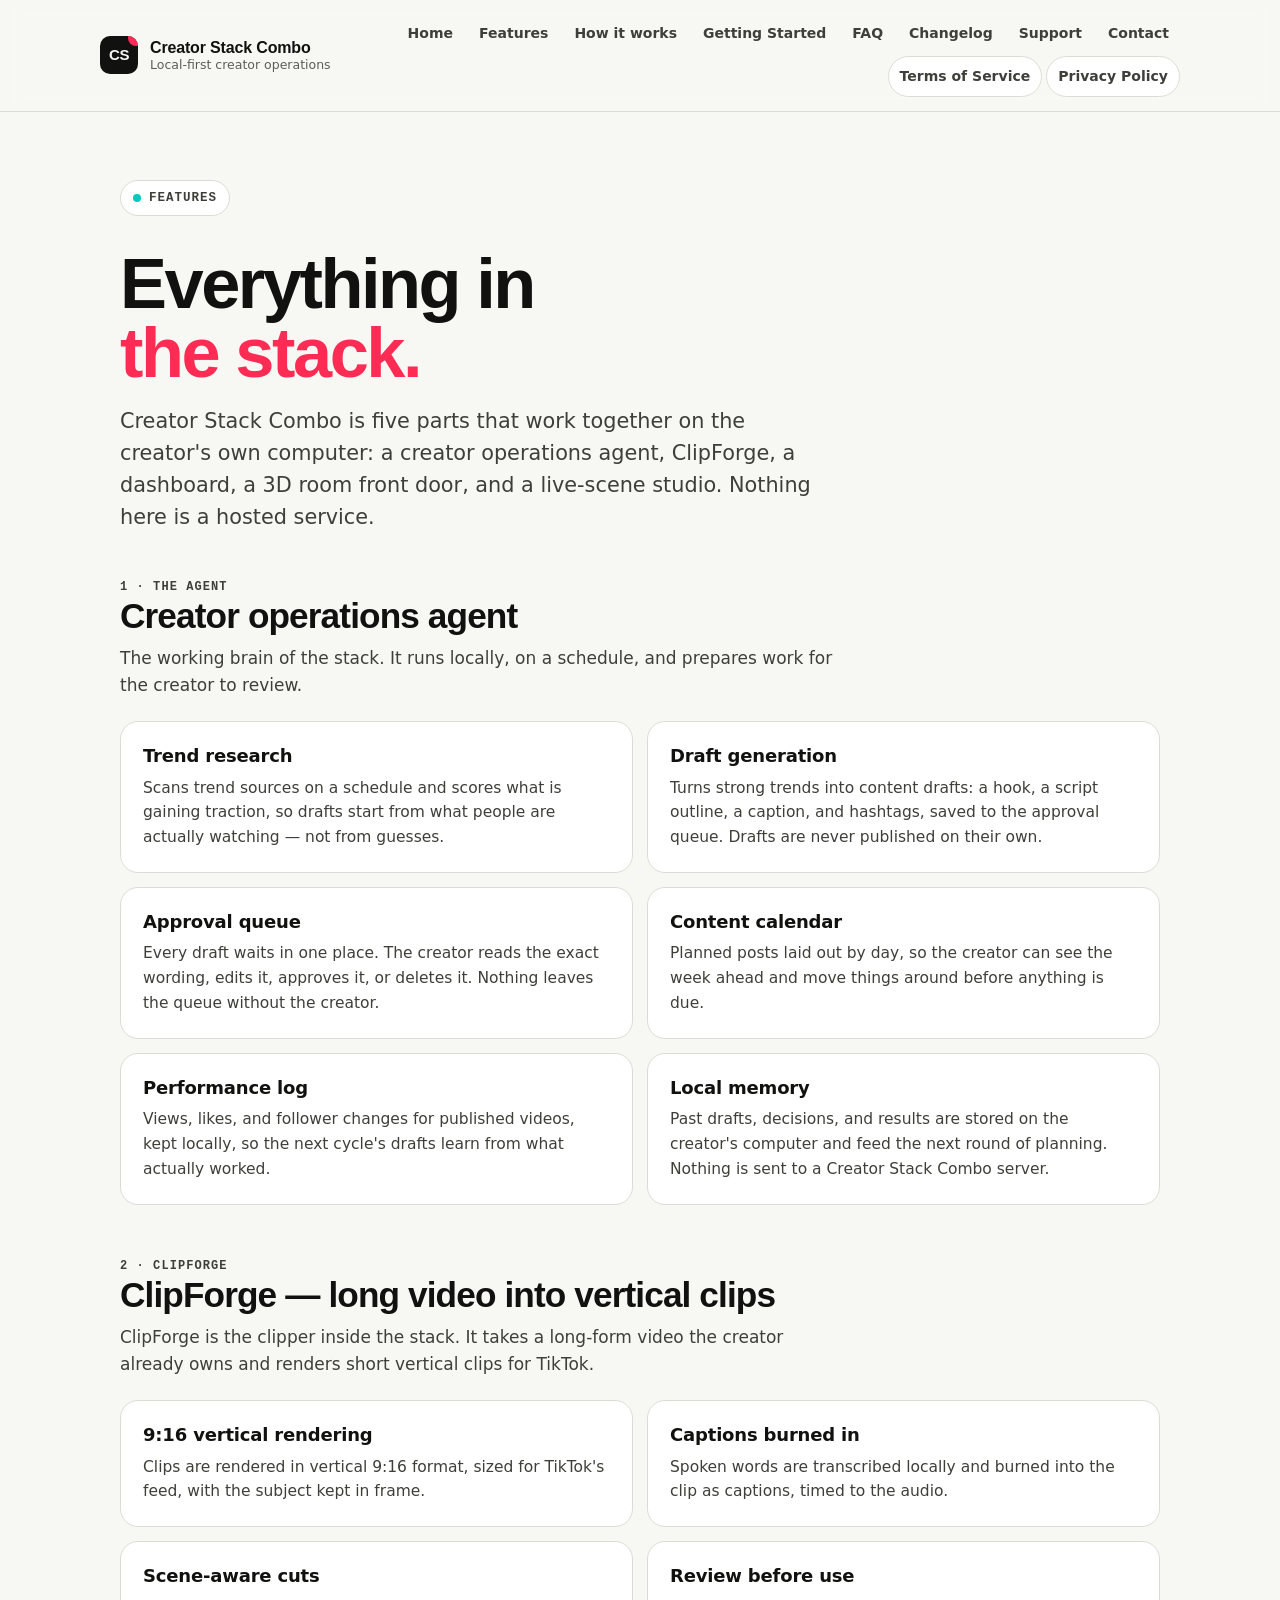
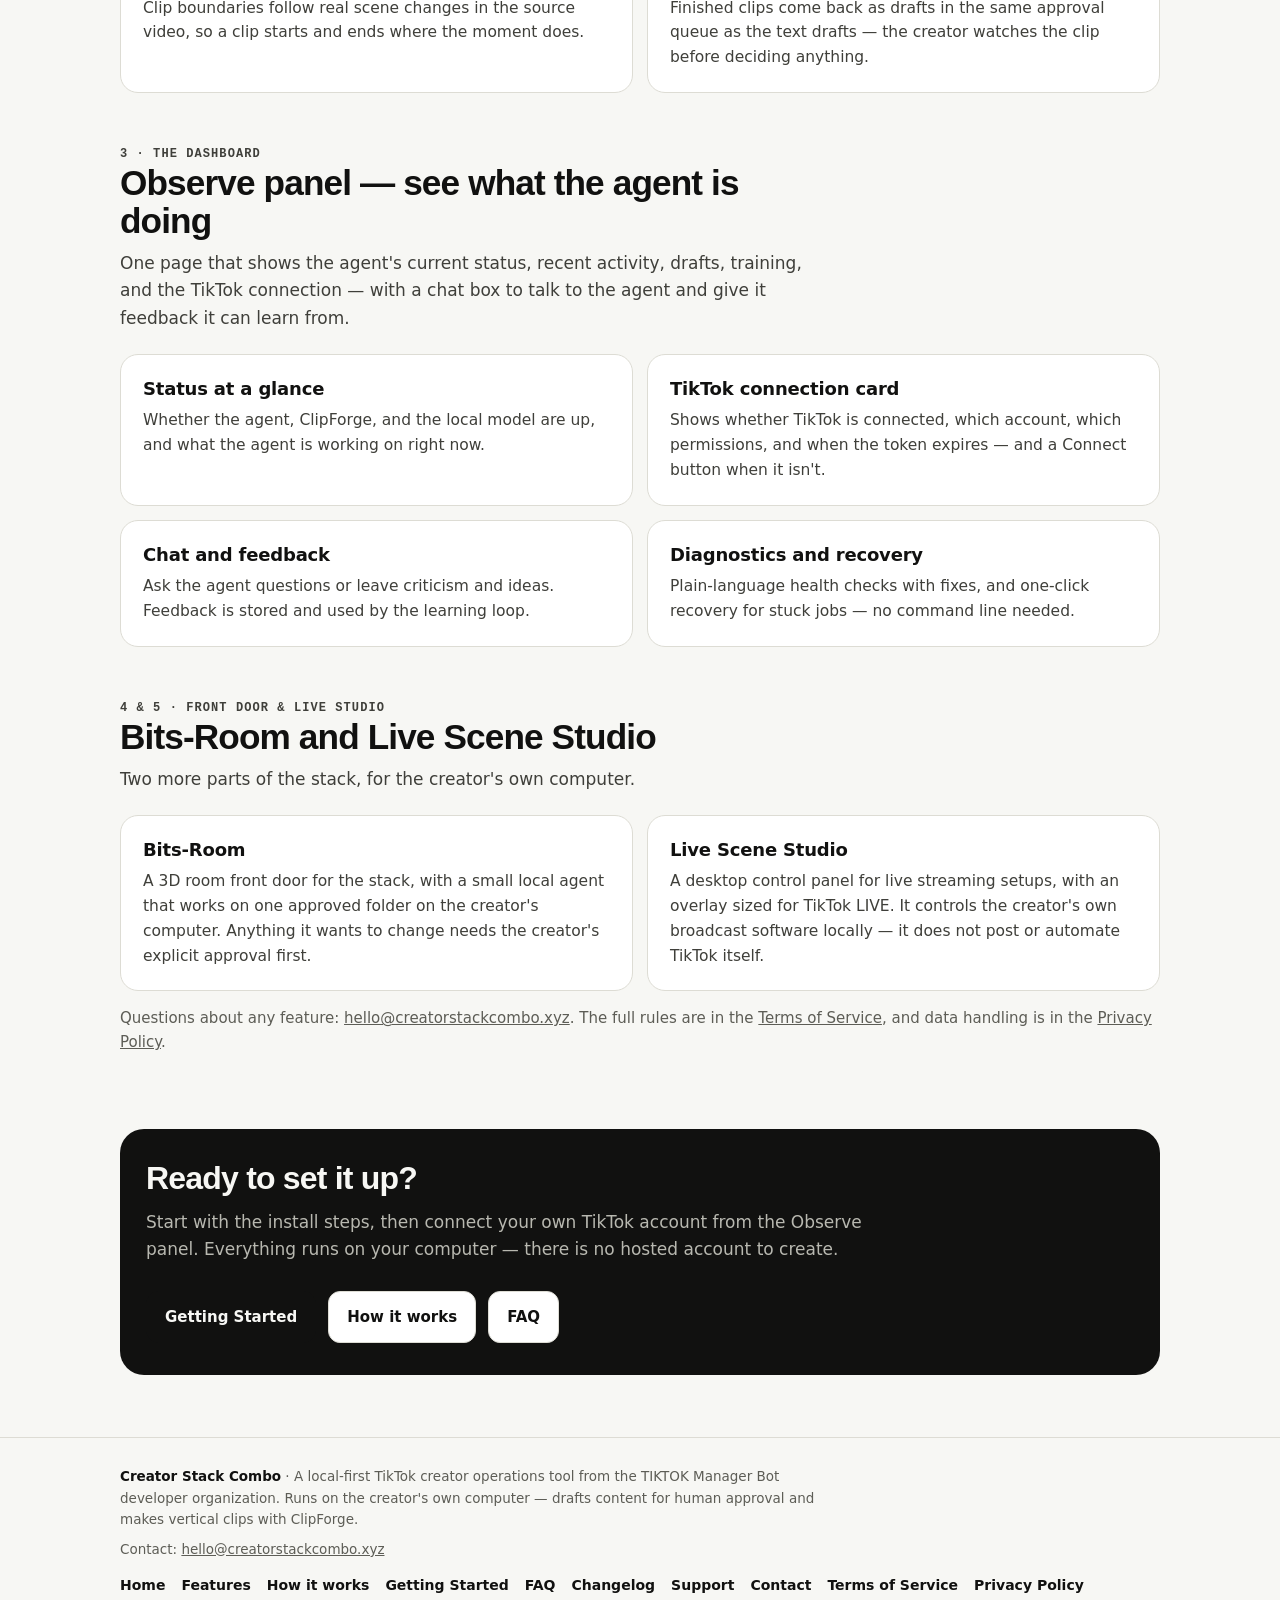
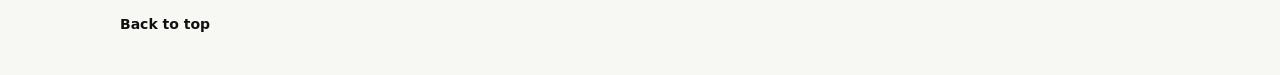
<file: features.html>
<!doctype html>
<html lang="en">
<head>
<meta charset="utf-8" />
<meta name="viewport" content="width=device-width, initial-scale=1, viewport-fit=cover" />
<meta name="color-scheme" content="light dark" />
<meta name="description" content="Features of Creator Stack Combo: creator operations agent, ClipForge vertical clip maker, Observe panel, Bits-Room, and Live Scene Studio — all running locally." />
<meta property="og:type" content="website" />
<meta property="og:site_name" content="Creator Stack Combo" />
<meta property="og:title" content="Features — Creator Stack Combo" />
<meta property="og:description" content="Features of Creator Stack Combo: creator operations agent, ClipForge vertical clip maker, Observe panel, Bits-Room, and Live Scene Studio — all running locally." />
<meta property="og:url" content="https://creatorstackcombo.xyz/features.html" />
<meta property="og:image" content="icon-1024x1024.png" />
<meta name="twitter:card" content="summary" />
<meta name="twitter:title" content="Features — Creator Stack Combo" />
<meta name="twitter:description" content="Features of Creator Stack Combo: creator operations agent, ClipForge vertical clip maker, Observe panel, Bits-Room, and Live Scene Studio — all running locally." />
<meta name="twitter:image" content="icon-1024x1024.png" />
<link rel="icon" href="icon-1024x1024.png" type="image/png" />
<title>Features — Creator Stack Combo</title>
<link rel="stylesheet" href="styles.css" />
</head>
<body>
<header class="topbar">
  <div class="wrap topbar-inner">
    <a class="brand" href="index.html" aria-label="Creator Stack Combo — home">
      <span class="brand-mark" aria-hidden="true">CS</span>
      <span class="brand-text">
        <b>Creator Stack Combo</b>
        <span>Local-first creator operations</span>
      </span>
    </a>
    <nav class="nav" aria-label="Site">
      <a href="index.html">Home</a>
      <a href="features.html">Features</a>
      <a href="how-it-works.html">How it works</a>
      <a href="getting-started.html">Getting Started</a>
      <a href="faq.html">FAQ</a>
      <a href="changelog.html">Changelog</a>
      <a href="support.html">Support</a>
      <a href="contact.html">Contact</a>
      <a class="legal" href="terms.html">Terms of Service</a>
      <a class="legal" href="privacy.html">Privacy Policy</a>
    </nav>
  </div>
</header>

<main id="top">
  <div class="wrap">

    <div class="hero" style="padding-bottom:0">
      <p class="kicker"><i aria-hidden="true"></i> Features</p>
      <h1>Everything in <span class="accent">the stack.</span></h1>
      <p class="lede">Creator Stack Combo is five parts that work together on the creator's own computer: a creator operations agent, ClipForge, a dashboard, a 3D room front door, and a live-scene studio. Nothing here is a hosted service.</p>
    </div>

    <section aria-labelledby="agent-heading">
      <div class="section-head">
        <p class="eyebrow">1 · The agent</p>
        <h2 id="agent-heading">Creator operations agent</h2>
        <p>The working brain of the stack. It runs locally, on a schedule, and prepares work for the creator to review.</p>
      </div>
      <div class="grid">
        <article class="card"><h3>Trend research</h3><p>Scans trend sources on a schedule and scores what is gaining traction, so drafts start from what people are actually watching — not from guesses.</p></article>
        <article class="card"><h3>Draft generation</h3><p>Turns strong trends into content drafts: a hook, a script outline, a caption, and hashtags, saved to the approval queue. Drafts are never published on their own.</p></article>
        <article class="card"><h3>Approval queue</h3><p>Every draft waits in one place. The creator reads the exact wording, edits it, approves it, or deletes it. Nothing leaves the queue without the creator.</p></article>
        <article class="card"><h3>Content calendar</h3><p>Planned posts laid out by day, so the creator can see the week ahead and move things around before anything is due.</p></article>
        <article class="card"><h3>Performance log</h3><p>Views, likes, and follower changes for published videos, kept locally, so the next cycle's drafts learn from what actually worked.</p></article>
        <article class="card"><h3>Local memory</h3><p>Past drafts, decisions, and results are stored on the creator's computer and feed the next round of planning. Nothing is sent to a Creator Stack Combo server.</p></article>
      </div>
    </section>

    <section aria-labelledby="clipforge-heading" style="padding-top:8px">
      <div class="section-head">
        <p class="eyebrow">2 · ClipForge</p>
        <h2 id="clipforge-heading">ClipForge — long video into vertical clips</h2>
        <p>ClipForge is the clipper inside the stack. It takes a long-form video the creator already owns and renders short vertical clips for TikTok.</p>
      </div>
      <div class="grid">
        <article class="card"><h3>9:16 vertical rendering</h3><p>Clips are rendered in vertical 9:16 format, sized for TikTok's feed, with the subject kept in frame.</p></article>
        <article class="card"><h3>Captions burned in</h3><p>Spoken words are transcribed locally and burned into the clip as captions, timed to the audio.</p></article>
        <article class="card"><h3>Scene-aware cuts</h3><p>Clip boundaries follow real scene changes in the source video, so a clip starts and ends where the moment does.</p></article>
        <article class="card"><h3>Review before use</h3><p>Finished clips come back as drafts in the same approval queue as the text drafts — the creator watches the clip before deciding anything.</p></article>
      </div>
    </section>

    <section aria-labelledby="panel-heading" style="padding-top:8px">
      <div class="section-head">
        <p class="eyebrow">3 · The dashboard</p>
        <h2 id="panel-heading">Observe panel — see what the agent is doing</h2>
        <p>One page that shows the agent's current status, recent activity, drafts, training, and the TikTok connection — with a chat box to talk to the agent and give it feedback it can learn from.</p>
      </div>
      <div class="grid">
        <article class="card"><h3>Status at a glance</h3><p>Whether the agent, ClipForge, and the local model are up, and what the agent is working on right now.</p></article>
        <article class="card"><h3>TikTok connection card</h3><p>Shows whether TikTok is connected, which account, which permissions, and when the token expires — and a Connect button when it isn't.</p></article>
        <article class="card"><h3>Chat and feedback</h3><p>Ask the agent questions or leave criticism and ideas. Feedback is stored and used by the learning loop.</p></article>
        <article class="card"><h3>Diagnostics and recovery</h3><p>Plain-language health checks with fixes, and one-click recovery for stuck jobs — no command line needed.</p></article>
      </div>
    </section>

    <section aria-labelledby="more-heading" style="padding-top:8px">
      <div class="section-head">
        <p class="eyebrow">4 &amp; 5 · Front door &amp; live studio</p>
        <h2 id="more-heading">Bits-Room and Live Scene Studio</h2>
        <p>Two more parts of the stack, for the creator's own computer.</p>
      </div>
      <div class="grid">
        <article class="card"><h3>Bits-Room</h3><p>A 3D room front door for the stack, with a small local agent that works on one approved folder on the creator's computer. Anything it wants to change needs the creator's explicit approval first.</p></article>
        <article class="card"><h3>Live Scene Studio</h3><p>A desktop control panel for live streaming setups, with an overlay sized for TikTok LIVE. It controls the creator's own broadcast software locally — it does not post or automate TikTok itself.</p></article>
      </div>
      <p style="color:var(--muted); font-size:15px">Questions about any feature: <a href="mailto:hello@creatorstackcombo.xyz">hello@creatorstackcombo.xyz</a>. The full rules are in the <a href="terms.html">Terms of Service</a>, and data handling is in the <a href="privacy.html">Privacy Policy</a>.</p>
    </section>

    <section aria-labelledby="next-heading" style="padding-top:8px">
      <div class="band">
        <h2 id="next-heading">Ready to set it up?</h2>
        <p>Start with the install steps, then connect your own TikTok account from the Observe panel. Everything runs on your computer — there is no hosted account to create.</p>
        <div class="hero-actions">
          <a class="btn btn-primary" href="getting-started.html">Getting Started</a>
          <a class="btn btn-ghost" href="how-it-works.html">How it works</a>
          <a class="btn btn-ghost" href="faq.html">FAQ</a>
        </div>
      </div>
    </section>

  </div>
</main>
<footer>
  <div class="wrap footer-inner">
    <div>
      <p><strong style="color:var(--ink)">Creator Stack Combo</strong> · A local-first TikTok creator operations tool from the TIKTOK Manager Bot developer organization. Runs on the creator's own computer — drafts content for human approval and makes vertical clips with ClipForge.</p>
      <p style="margin-top:8px">Contact: <a href="mailto:hello@creatorstackcombo.xyz">hello@creatorstackcombo.xyz</a></p>
    </div>
    <nav class="footer-links" aria-label="Legal">
      <a href="index.html">Home</a>
      <a href="features.html">Features</a>
      <a href="how-it-works.html">How it works</a>
      <a href="getting-started.html">Getting Started</a>
      <a href="faq.html">FAQ</a>
      <a href="changelog.html">Changelog</a>
      <a href="support.html">Support</a>
      <a href="contact.html">Contact</a>
      <a href="terms.html">Terms of Service</a>
      <a href="privacy.html">Privacy Policy</a>
      <a href="#top">Back to top</a>
    </nav>
  </div>
</footer>

</body>
</html>
</file>
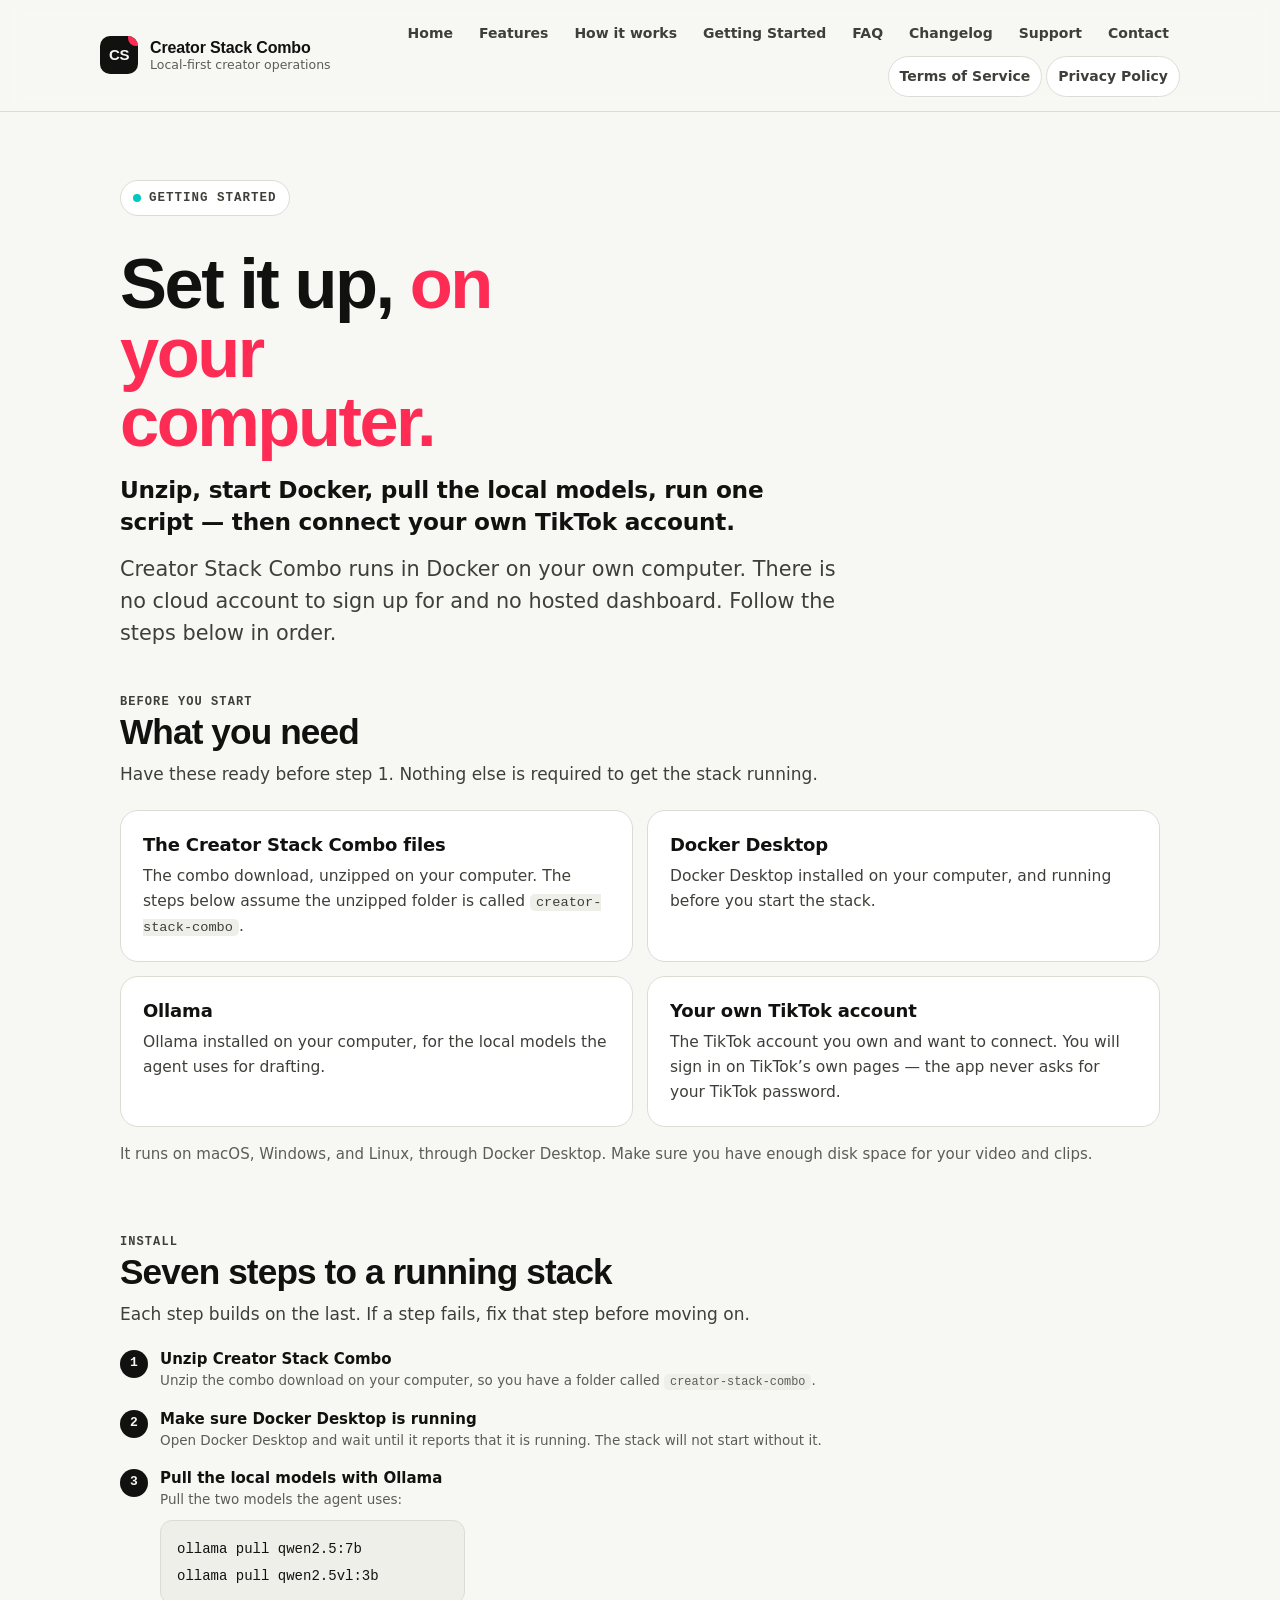
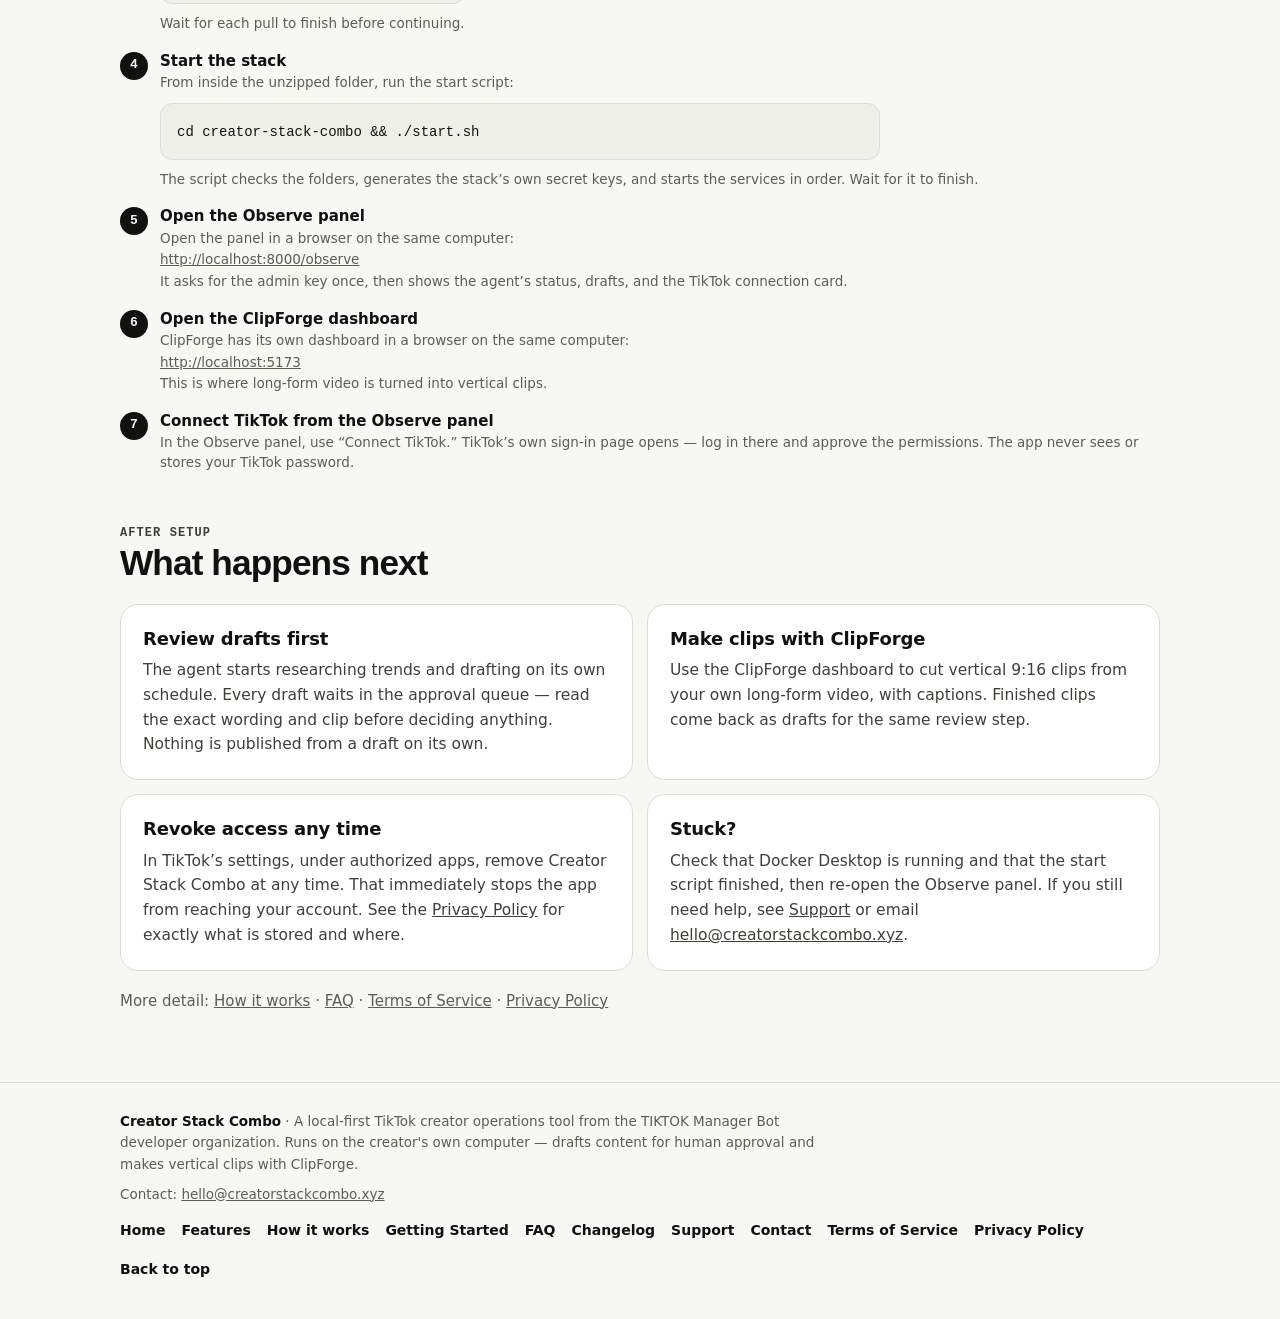
<file: getting-started.html>
<!doctype html>
<html lang="en">
<head>
<meta charset="utf-8" />
<meta name="viewport" content="width=device-width, initial-scale=1, viewport-fit=cover" />
<meta name="color-scheme" content="light dark" />
<meta name="description" content="Getting started with Creator Stack Combo: unzip the stack, run Docker Desktop, pull the local Ollama models, start with ./start.sh, and connect TikTok from the Observe panel." />
<meta property="og:type" content="website" />
<meta property="og:site_name" content="Creator Stack Combo" />
<meta property="og:title" content="Getting Started — Creator Stack Combo" />
<meta property="og:description" content="Getting started with Creator Stack Combo: unzip the stack, run Docker Desktop, pull the local Ollama models, start with ./start.sh, and connect TikTok from the Observe panel." />
<meta property="og:url" content="https://creatorstackcombo.xyz/getting-started.html" />
<meta property="og:image" content="icon-1024x1024.png" />
<meta name="twitter:card" content="summary" />
<meta name="twitter:title" content="Getting Started — Creator Stack Combo" />
<meta name="twitter:description" content="Getting started with Creator Stack Combo: unzip the stack, run Docker Desktop, pull the local Ollama models, start with ./start.sh, and connect TikTok from the Observe panel." />
<meta name="twitter:image" content="icon-1024x1024.png" />
<link rel="icon" href="icon-1024x1024.png" type="image/png" />
<title>Getting Started — Creator Stack Combo</title>
<link rel="stylesheet" href="styles.css" />
</head>
<body>
<header class="topbar">
  <div class="wrap topbar-inner">
    <a class="brand" href="index.html" aria-label="Creator Stack Combo — home">
      <span class="brand-mark" aria-hidden="true">CS</span>
      <span class="brand-text">
        <b>Creator Stack Combo</b>
        <span>Local-first creator operations</span>
      </span>
    </a>
    <nav class="nav" aria-label="Site">
      <a href="index.html">Home</a>
      <a href="features.html">Features</a>
      <a href="how-it-works.html">How it works</a>
      <a href="getting-started.html">Getting Started</a>
      <a href="faq.html">FAQ</a>
      <a href="changelog.html">Changelog</a>
      <a href="support.html">Support</a>
      <a href="contact.html">Contact</a>
      <a class="legal" href="terms.html">Terms of Service</a>
      <a class="legal" href="privacy.html">Privacy Policy</a>
    </nav>
  </div>
</header>

<main id="top">
  <div class="wrap">

    <div class="hero" style="padding-bottom:0">
      <p class="kicker"><i aria-hidden="true"></i> Getting started</p>
      <h1>Set it up, <span class="accent">on your computer.</span></h1>
      <p class="pitch">Unzip, start Docker, pull the local models, run one script — then connect your own TikTok account.</p>
      <p class="lede">Creator Stack Combo runs in Docker on your own computer. There is no cloud account to sign up for and no hosted dashboard. Follow the steps below in order.</p>
    </div>

    <section aria-labelledby="before-heading">
      <div class="section-head">
        <p class="eyebrow">Before you start</p>
        <h2 id="before-heading">What you need</h2>
        <p>Have these ready before step 1. Nothing else is required to get the stack running.</p>
      </div>
      <div class="grid">
        <article class="card"><h3>The Creator Stack Combo files</h3><p>The combo download, unzipped on your computer. The steps below assume the unzipped folder is called <code>creator-stack-combo</code>.</p></article>
        <article class="card"><h3>Docker Desktop</h3><p>Docker Desktop installed on your computer, and running before you start the stack.</p></article>
        <article class="card"><h3>Ollama</h3><p>Ollama installed on your computer, for the local models the agent uses for drafting.</p></article>
        <article class="card"><h3>Your own TikTok account</h3><p>The TikTok account you own and want to connect. You will sign in on TikTok’s own pages — the app never asks for your TikTok password.</p></article>
      </div>
      <p style="color:var(--muted); font-size:15px">It runs on macOS, Windows, and Linux, through Docker Desktop. Make sure you have enough disk space for your video and clips.</p>
    </section>

    <section aria-labelledby="steps-heading" style="padding-top:8px">
      <div class="section-head">
        <p class="eyebrow">Install</p>
        <h2 id="steps-heading">Seven steps to a running stack</h2>
        <p>Each step builds on the last. If a step fails, fix that step before moving on.</p>
      </div>
      <div class="flow" style="gap:18px">
        <div class="flow-step"><span class="flow-num">1</span><div><b>Unzip Creator Stack Combo</b><p>Unzip the combo download on your computer, so you have a folder called <code>creator-stack-combo</code>.</p></div></div>
        <div class="flow-step"><span class="flow-num">2</span><div><b>Make sure Docker Desktop is running</b><p>Open Docker Desktop and wait until it reports that it is running. The stack will not start without it.</p></div></div>
        <div class="flow-step"><span class="flow-num">3</span><div><b>Pull the local models with Ollama</b><p>Pull the two models the agent uses:</p><pre><code>ollama pull qwen2.5:7b
ollama pull qwen2.5vl:3b</code></pre><p>Wait for each pull to finish before continuing.</p></div></div>
        <div class="flow-step"><span class="flow-num">4</span><div><b>Start the stack</b><p>From inside the unzipped folder, run the start script:</p><pre><code>cd creator-stack-combo &amp;&amp; ./start.sh</code></pre><p>The script checks the folders, generates the stack’s own secret keys, and starts the services in order. Wait for it to finish.</p></div></div>
        <div class="flow-step"><span class="flow-num">5</span><div><b>Open the Observe panel</b><p>Open the panel in a browser on the same computer:</p><p><a href="http://localhost:8000/observe">http://localhost:8000/observe</a></p><p>It asks for the admin key once, then shows the agent’s status, drafts, and the TikTok connection card.</p></div></div>
        <div class="flow-step"><span class="flow-num">6</span><div><b>Open the ClipForge dashboard</b><p>ClipForge has its own dashboard in a browser on the same computer:</p><p><a href="http://localhost:5173">http://localhost:5173</a></p><p>This is where long-form video is turned into vertical clips.</p></div></div>
        <div class="flow-step"><span class="flow-num">7</span><div><b>Connect TikTok from the Observe panel</b><p>In the Observe panel, use “Connect TikTok.” TikTok’s own sign-in page opens — log in there and approve the permissions. The app never sees or stores your TikTok password.</p></div></div>
      </div>
    </section>

    <section aria-labelledby="after-heading" style="padding-top:8px">
      <div class="section-head">
        <p class="eyebrow">After setup</p>
        <h2 id="after-heading">What happens next</h2>
      </div>
      <div class="grid">
        <article class="card"><h3>Review drafts first</h3><p>The agent starts researching trends and drafting on its own schedule. Every draft waits in the approval queue — read the exact wording and clip before deciding anything. Nothing is published from a draft on its own.</p></article>
        <article class="card"><h3>Make clips with ClipForge</h3><p>Use the ClipForge dashboard to cut vertical 9:16 clips from your own long-form video, with captions. Finished clips come back as drafts for the same review step.</p></article>
        <article class="card"><h3>Revoke access any time</h3><p>In TikTok’s settings, under authorized apps, remove Creator Stack Combo at any time. That immediately stops the app from reaching your account. See the <a href="privacy.html">Privacy Policy</a> for exactly what is stored and where.</p></article>
        <article class="card"><h3>Stuck?</h3><p>Check that Docker Desktop is running and that the start script finished, then re-open the Observe panel. If you still need help, see <a href="support.html">Support</a> or email <a href="mailto:hello@creatorstackcombo.xyz">hello@creatorstackcombo.xyz</a>.</p></article>
      </div>
      <p style="margin-top:18px; color:var(--muted); font-size:15px">More detail: <a href="how-it-works.html">How it works</a> · <a href="faq.html">FAQ</a> · <a href="terms.html">Terms of Service</a> · <a href="privacy.html">Privacy Policy</a></p>
    </section>

  </div>
</main>
<footer>
  <div class="wrap footer-inner">
    <div>
      <p><strong style="color:var(--ink)">Creator Stack Combo</strong> · A local-first TikTok creator operations tool from the TIKTOK Manager Bot developer organization. Runs on the creator's own computer — drafts content for human approval and makes vertical clips with ClipForge.</p>
      <p style="margin-top:8px">Contact: <a href="mailto:hello@creatorstackcombo.xyz">hello@creatorstackcombo.xyz</a></p>
    </div>
    <nav class="footer-links" aria-label="Legal">
      <a href="index.html">Home</a>
      <a href="features.html">Features</a>
      <a href="how-it-works.html">How it works</a>
      <a href="getting-started.html">Getting Started</a>
      <a href="faq.html">FAQ</a>
      <a href="changelog.html">Changelog</a>
      <a href="support.html">Support</a>
      <a href="contact.html">Contact</a>
      <a href="terms.html">Terms of Service</a>
      <a href="privacy.html">Privacy Policy</a>
      <a href="#top">Back to top</a>
    </nav>
  </div>
</footer>

</body>
</html>
</file>
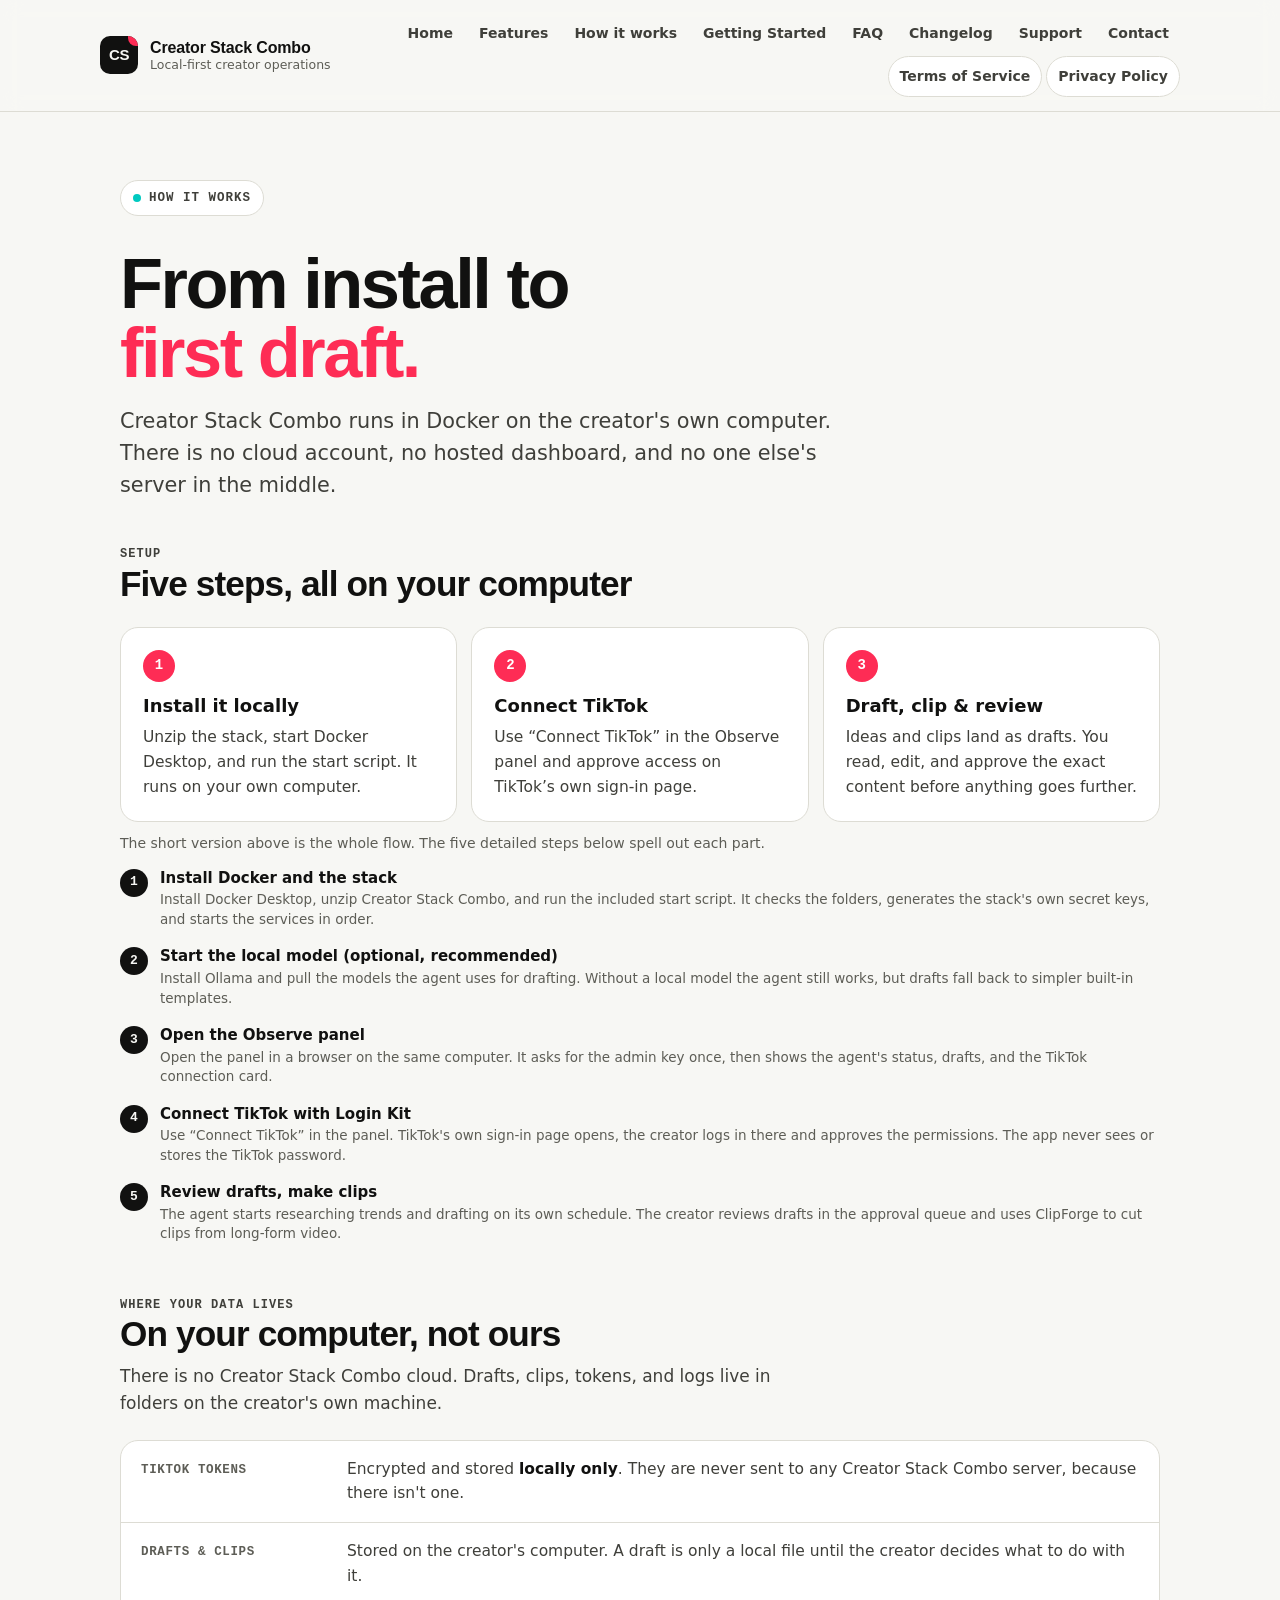
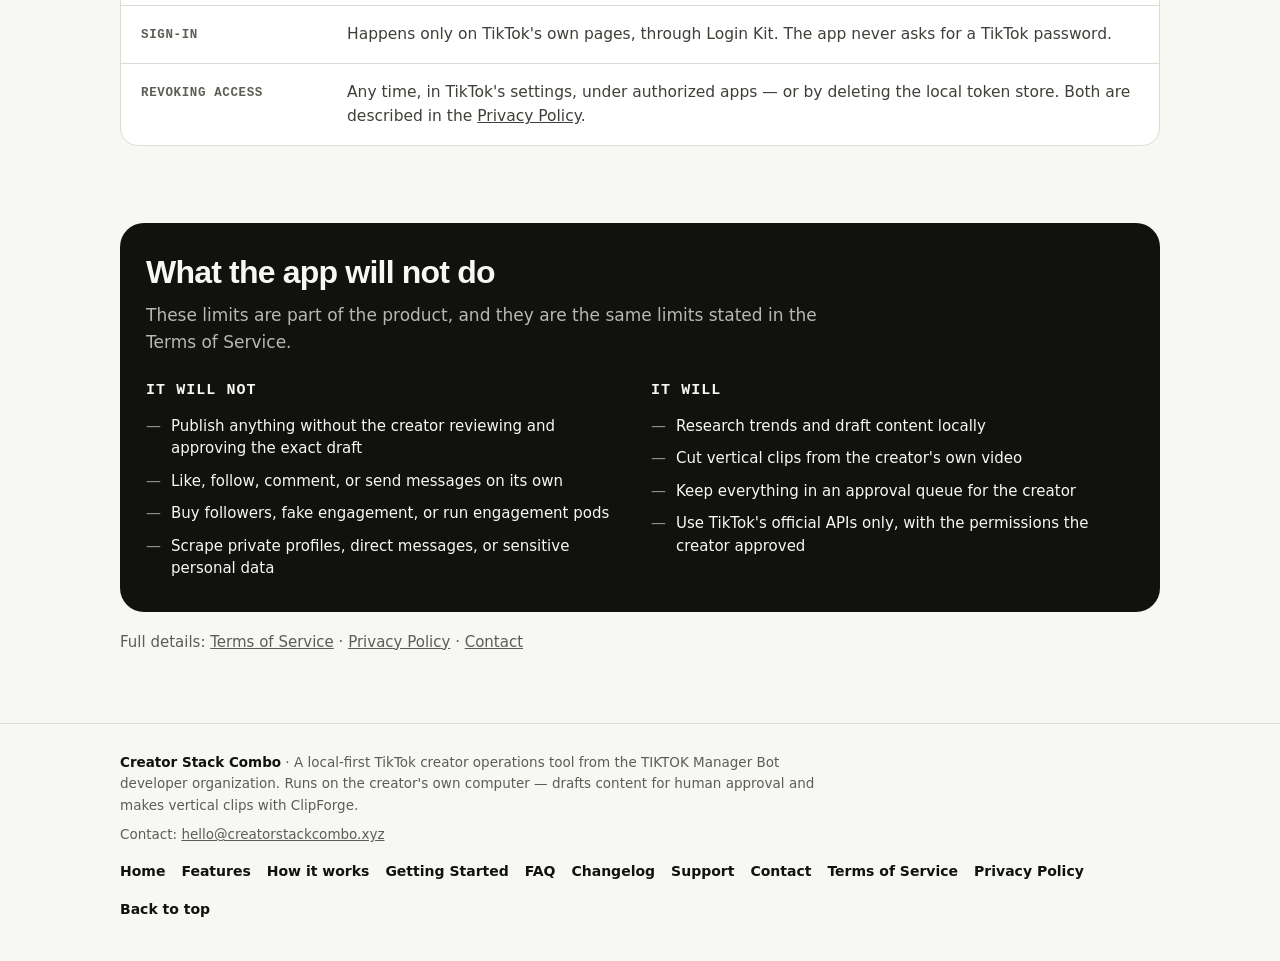
<file: how-it-works.html>
<!doctype html>
<html lang="en">
<head>
<meta charset="utf-8" />
<meta name="viewport" content="width=device-width, initial-scale=1, viewport-fit=cover" />
<meta name="color-scheme" content="light dark" />
<meta name="description" content="How Creator Stack Combo works: install in Docker on your own computer, connect TikTok with Login Kit, review drafts, and make clips with ClipForge." />
<meta property="og:type" content="website" />
<meta property="og:site_name" content="Creator Stack Combo" />
<meta property="og:title" content="How It Works — Creator Stack Combo" />
<meta property="og:description" content="How Creator Stack Combo works: install in Docker on your own computer, connect TikTok with Login Kit, review drafts, and make clips with ClipForge." />
<meta property="og:url" content="https://creatorstackcombo.xyz/how-it-works.html" />
<meta property="og:image" content="icon-1024x1024.png" />
<meta name="twitter:card" content="summary" />
<meta name="twitter:title" content="How It Works — Creator Stack Combo" />
<meta name="twitter:description" content="How Creator Stack Combo works: install in Docker on your own computer, connect TikTok with Login Kit, review drafts, and make clips with ClipForge." />
<meta name="twitter:image" content="icon-1024x1024.png" />
<link rel="icon" href="icon-1024x1024.png" type="image/png" />
<title>How It Works — Creator Stack Combo</title>
<link rel="stylesheet" href="styles.css" />
</head>
<body>
<header class="topbar">
  <div class="wrap topbar-inner">
    <a class="brand" href="index.html" aria-label="Creator Stack Combo — home">
      <span class="brand-mark" aria-hidden="true">CS</span>
      <span class="brand-text">
        <b>Creator Stack Combo</b>
        <span>Local-first creator operations</span>
      </span>
    </a>
    <nav class="nav" aria-label="Site">
      <a href="index.html">Home</a>
      <a href="features.html">Features</a>
      <a href="how-it-works.html">How it works</a>
      <a href="getting-started.html">Getting Started</a>
      <a href="faq.html">FAQ</a>
      <a href="changelog.html">Changelog</a>
      <a href="support.html">Support</a>
      <a href="contact.html">Contact</a>
      <a class="legal" href="terms.html">Terms of Service</a>
      <a class="legal" href="privacy.html">Privacy Policy</a>
    </nav>
  </div>
</header>

<main id="top">
  <div class="wrap">

    <div class="hero" style="padding-bottom:0">
      <p class="kicker"><i aria-hidden="true"></i> How it works</p>
      <h1>From install to <span class="accent">first draft.</span></h1>
      <p class="lede">Creator Stack Combo runs in Docker on the creator's own computer. There is no cloud account, no hosted dashboard, and no one else's server in the middle.</p>
    </div>

    <section aria-labelledby="steps-heading">
      <div class="section-head">
        <p class="eyebrow">Setup</p>
        <h2 id="steps-heading">Five steps, all on your computer</h2>
      </div>
      <div class="steps-visual" aria-label="The short version: three steps">
        <article class="step-card"><span class="step-num" aria-hidden="true">1</span><h3>Install it locally</h3><p>Unzip the stack, start Docker Desktop, and run the start script. It runs on your own computer.</p></article>
        <article class="step-card"><span class="step-num" aria-hidden="true">2</span><h3>Connect TikTok</h3><p>Use “Connect TikTok” in the Observe panel and approve access on TikTok’s own sign-in page.</p></article>
        <article class="step-card"><span class="step-num" aria-hidden="true">3</span><h3>Draft, clip &amp; review</h3><p>Ideas and clips land as drafts. You read, edit, and approve the exact content before anything goes further.</p></article>
      </div>
      <p class="steps-note">The short version above is the whole flow. The five detailed steps below spell out each part.</p>
      <div class="flow" style="gap:18px">
        <div class="flow-step"><span class="flow-num">1</span><div><b>Install Docker and the stack</b><p>Install Docker Desktop, unzip Creator Stack Combo, and run the included start script. It checks the folders, generates the stack's own secret keys, and starts the services in order.</p></div></div>
        <div class="flow-step"><span class="flow-num">2</span><div><b>Start the local model (optional, recommended)</b><p>Install Ollama and pull the models the agent uses for drafting. Without a local model the agent still works, but drafts fall back to simpler built-in templates.</p></div></div>
        <div class="flow-step"><span class="flow-num">3</span><div><b>Open the Observe panel</b><p>Open the panel in a browser on the same computer. It asks for the admin key once, then shows the agent's status, drafts, and the TikTok connection card.</p></div></div>
        <div class="flow-step"><span class="flow-num">4</span><div><b>Connect TikTok with Login Kit</b><p>Use “Connect TikTok” in the panel. TikTok's own sign-in page opens, the creator logs in there and approves the permissions. The app never sees or stores the TikTok password.</p></div></div>
        <div class="flow-step"><span class="flow-num">5</span><div><b>Review drafts, make clips</b><p>The agent starts researching trends and drafting on its own schedule. The creator reviews drafts in the approval queue and uses ClipForge to cut clips from long-form video.</p></div></div>
      </div>
    </section>

    <section aria-labelledby="data-heading" style="padding-top:8px">
      <div class="section-head">
        <p class="eyebrow">Where your data lives</p>
        <h2 id="data-heading">On your computer, not ours</h2>
        <p>There is no Creator Stack Combo cloud. Drafts, clips, tokens, and logs live in folders on the creator's own machine.</p>
      </div>
      <dl class="facts">
        <div class="fact"><dt>TikTok tokens</dt><dd>Encrypted and stored <strong>locally only</strong>. They are never sent to any Creator Stack Combo server, because there isn't one.</dd></div>
        <div class="fact"><dt>Drafts &amp; clips</dt><dd>Stored on the creator's computer. A draft is only a local file until the creator decides what to do with it.</dd></div>
        <div class="fact"><dt>Sign-in</dt><dd>Happens only on TikTok's own pages, through Login Kit. The app never asks for a TikTok password.</dd></div>
        <div class="fact"><dt>Revoking access</dt><dd>Any time, in TikTok's settings, under authorized apps — or by deleting the local token store. Both are described in the <a href="privacy.html">Privacy Policy</a>.</dd></div>
      </dl>
    </section>

    <section aria-labelledby="limits-heading" style="padding-top:8px">
      <div class="band">
        <h2 id="limits-heading">What the app will not do</h2>
        <p>These limits are part of the product, and they are the same limits stated in the Terms of Service.</p>
        <div class="band-grid">
          <div>
            <h3>It will not</h3>
            <ul>
              <li>Publish anything without the creator reviewing and approving the exact draft</li>
              <li>Like, follow, comment, or send messages on its own</li>
              <li>Buy followers, fake engagement, or run engagement pods</li>
              <li>Scrape private profiles, direct messages, or sensitive personal data</li>
            </ul>
          </div>
          <div>
            <h3>It will</h3>
            <ul>
              <li>Research trends and draft content locally</li>
              <li>Cut vertical clips from the creator's own video</li>
              <li>Keep everything in an approval queue for the creator</li>
              <li>Use TikTok's official APIs only, with the permissions the creator approved</li>
            </ul>
          </div>
        </div>
      </div>
      <p style="margin-top:18px; color:var(--muted); font-size:15px">Full details: <a href="terms.html">Terms of Service</a> · <a href="privacy.html">Privacy Policy</a> · <a href="contact.html">Contact</a></p>
    </section>

  </div>
</main>
<footer>
  <div class="wrap footer-inner">
    <div>
      <p><strong style="color:var(--ink)">Creator Stack Combo</strong> · A local-first TikTok creator operations tool from the TIKTOK Manager Bot developer organization. Runs on the creator's own computer — drafts content for human approval and makes vertical clips with ClipForge.</p>
      <p style="margin-top:8px">Contact: <a href="mailto:hello@creatorstackcombo.xyz">hello@creatorstackcombo.xyz</a></p>
    </div>
    <nav class="footer-links" aria-label="Legal">
      <a href="index.html">Home</a>
      <a href="features.html">Features</a>
      <a href="how-it-works.html">How it works</a>
      <a href="getting-started.html">Getting Started</a>
      <a href="faq.html">FAQ</a>
      <a href="changelog.html">Changelog</a>
      <a href="support.html">Support</a>
      <a href="contact.html">Contact</a>
      <a href="terms.html">Terms of Service</a>
      <a href="privacy.html">Privacy Policy</a>
      <a href="#top">Back to top</a>
    </nav>
  </div>
</footer>

</body>
</html>
</file>
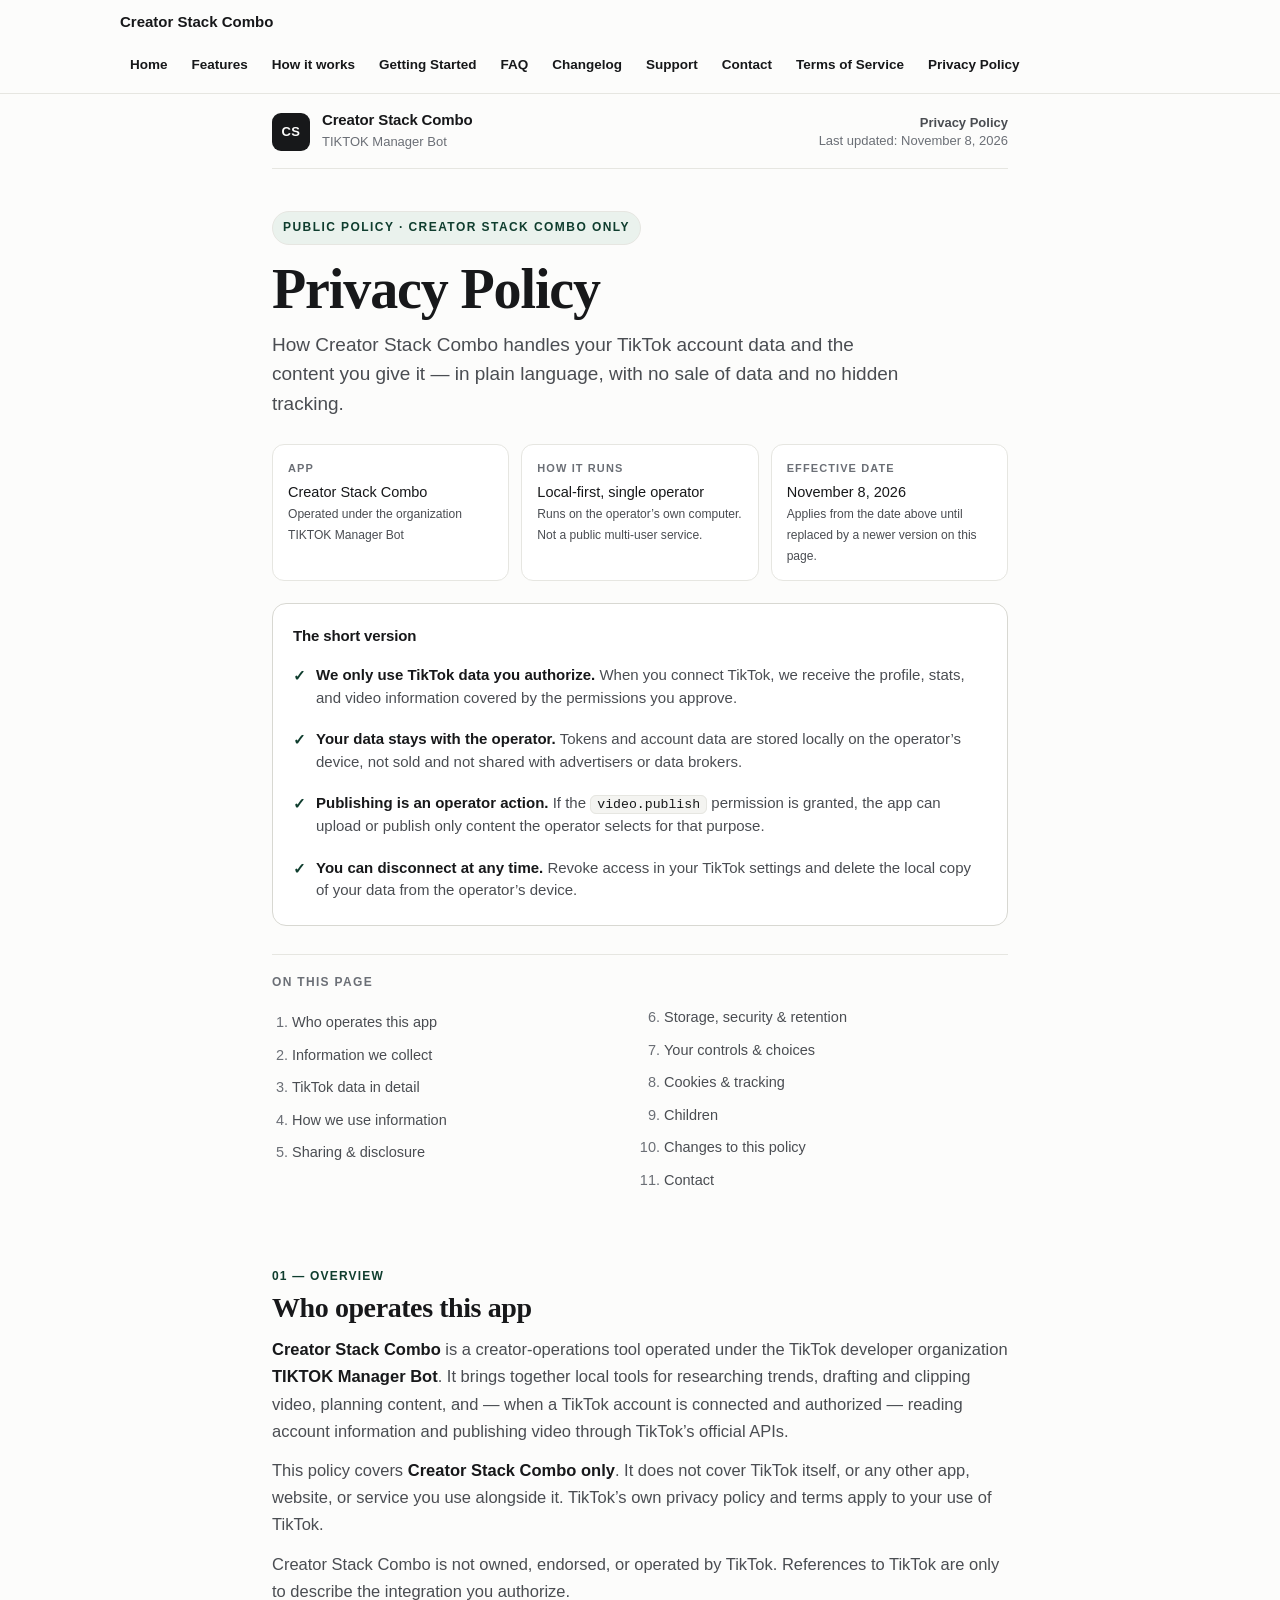
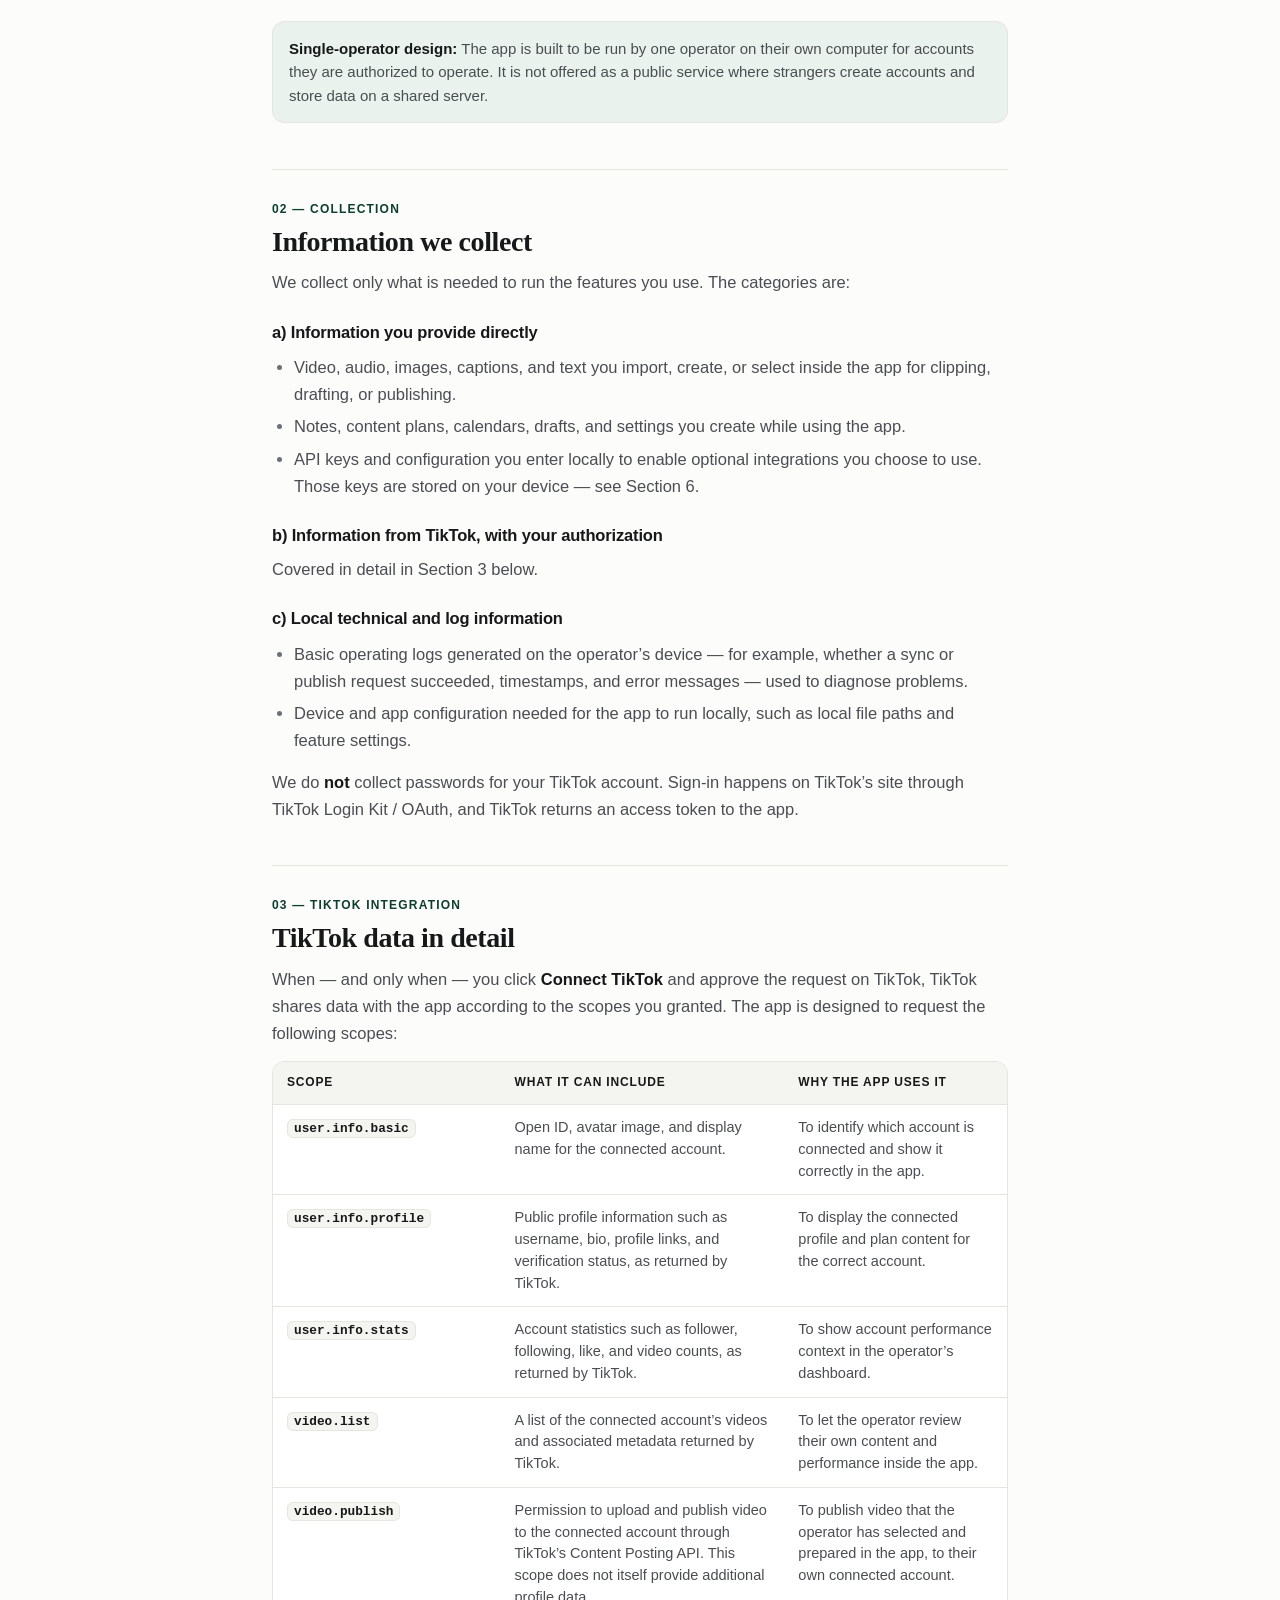
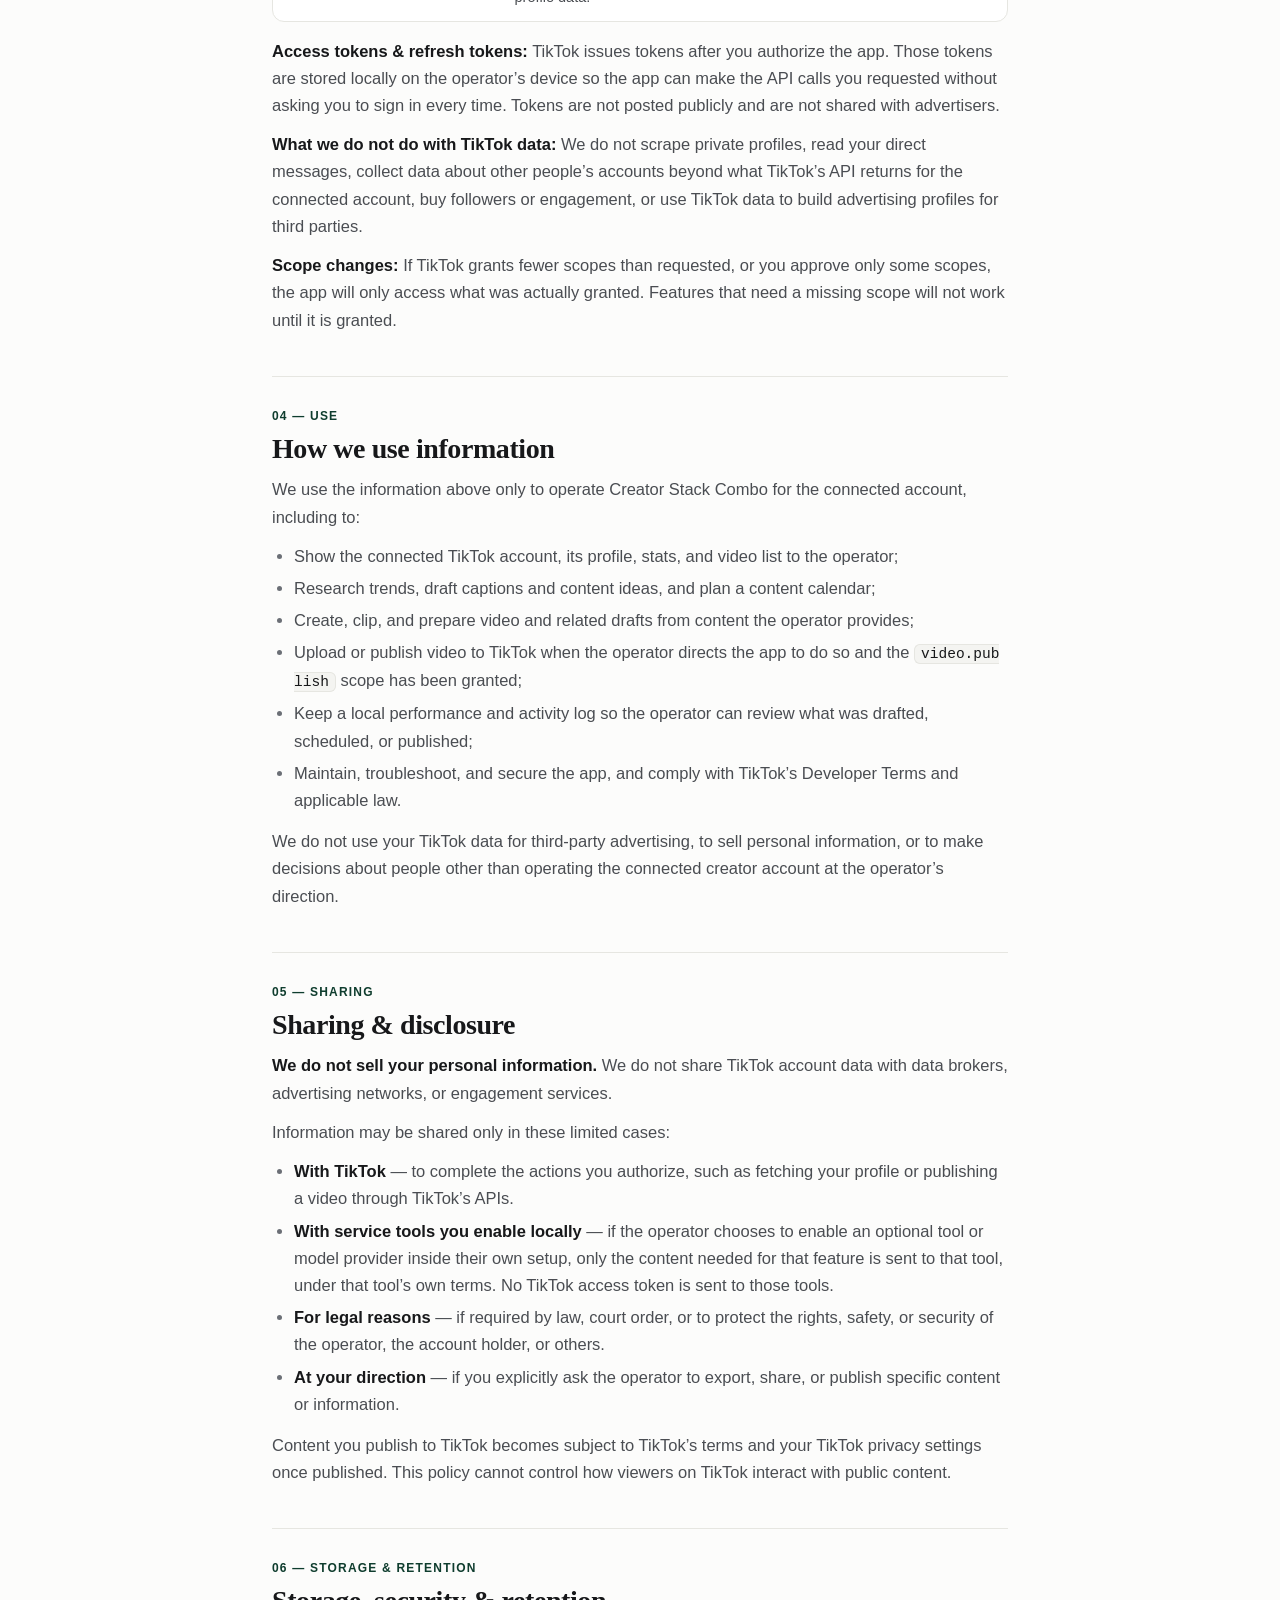
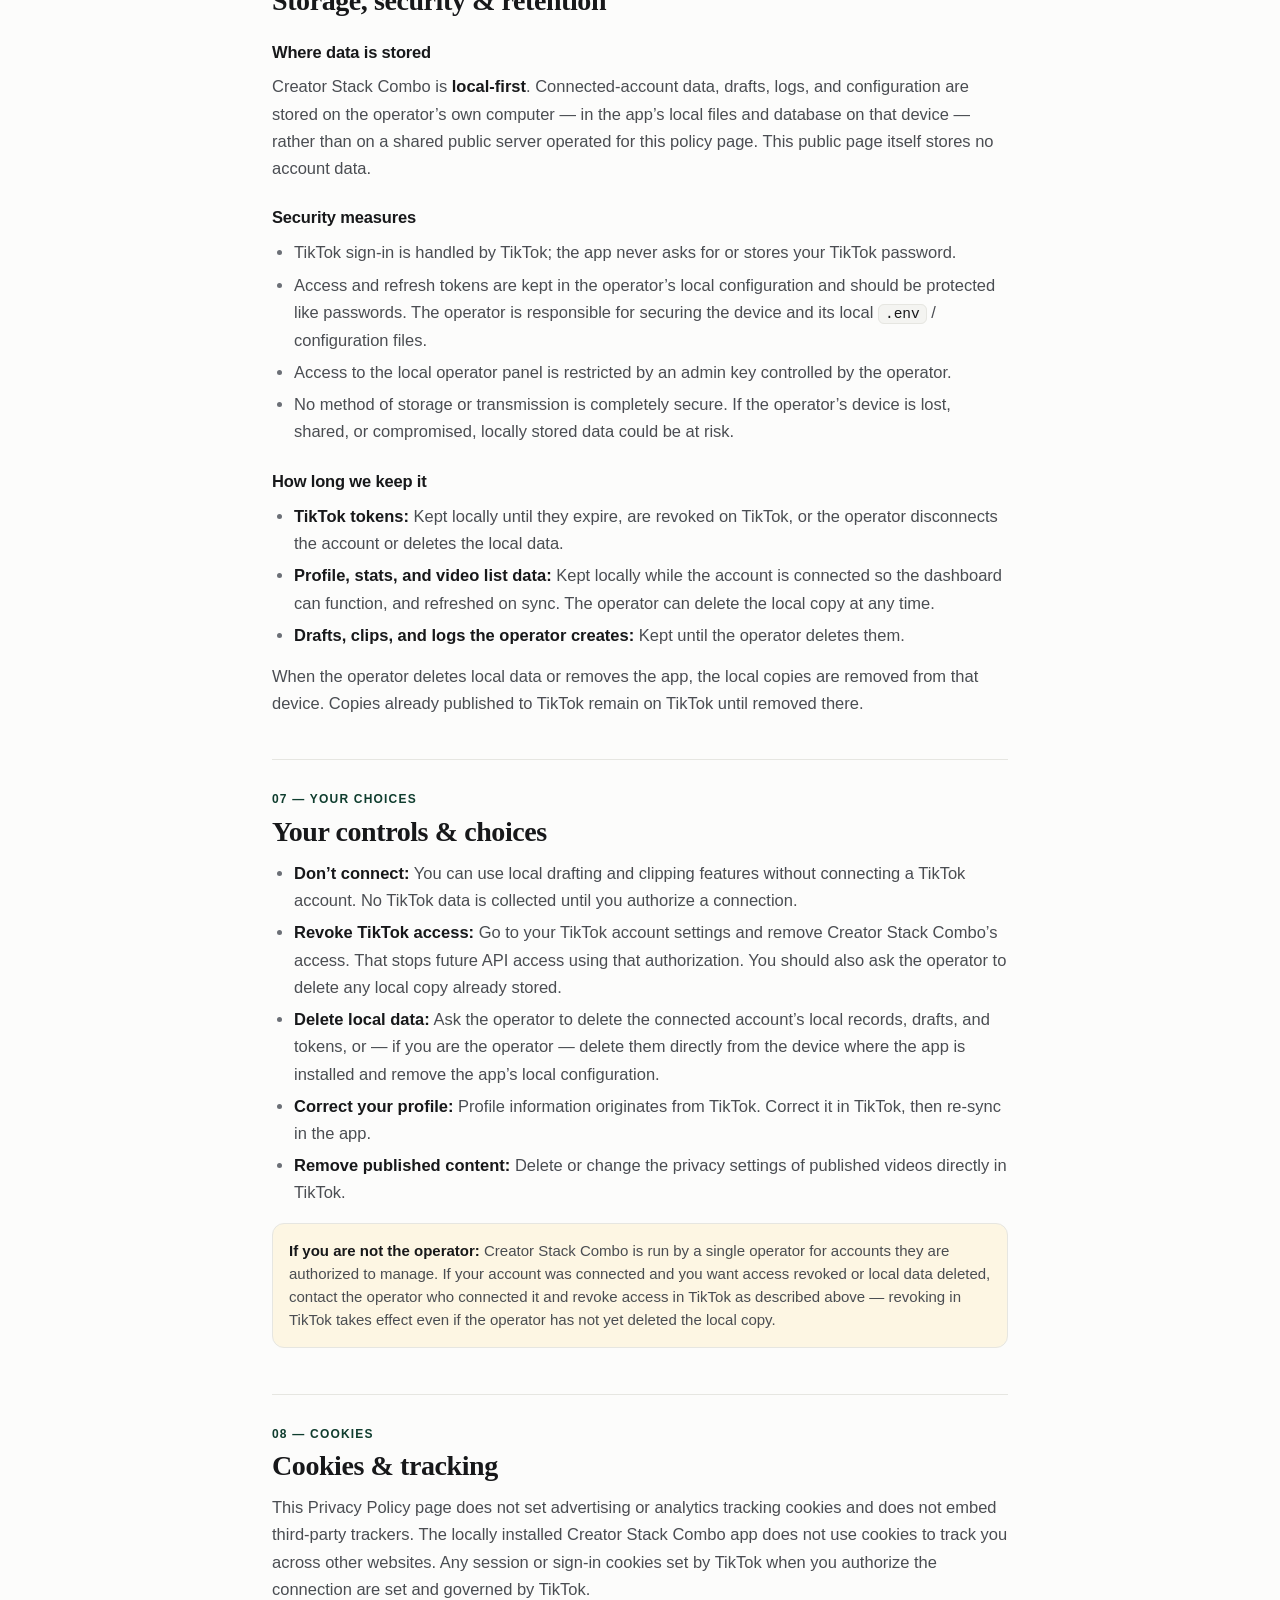
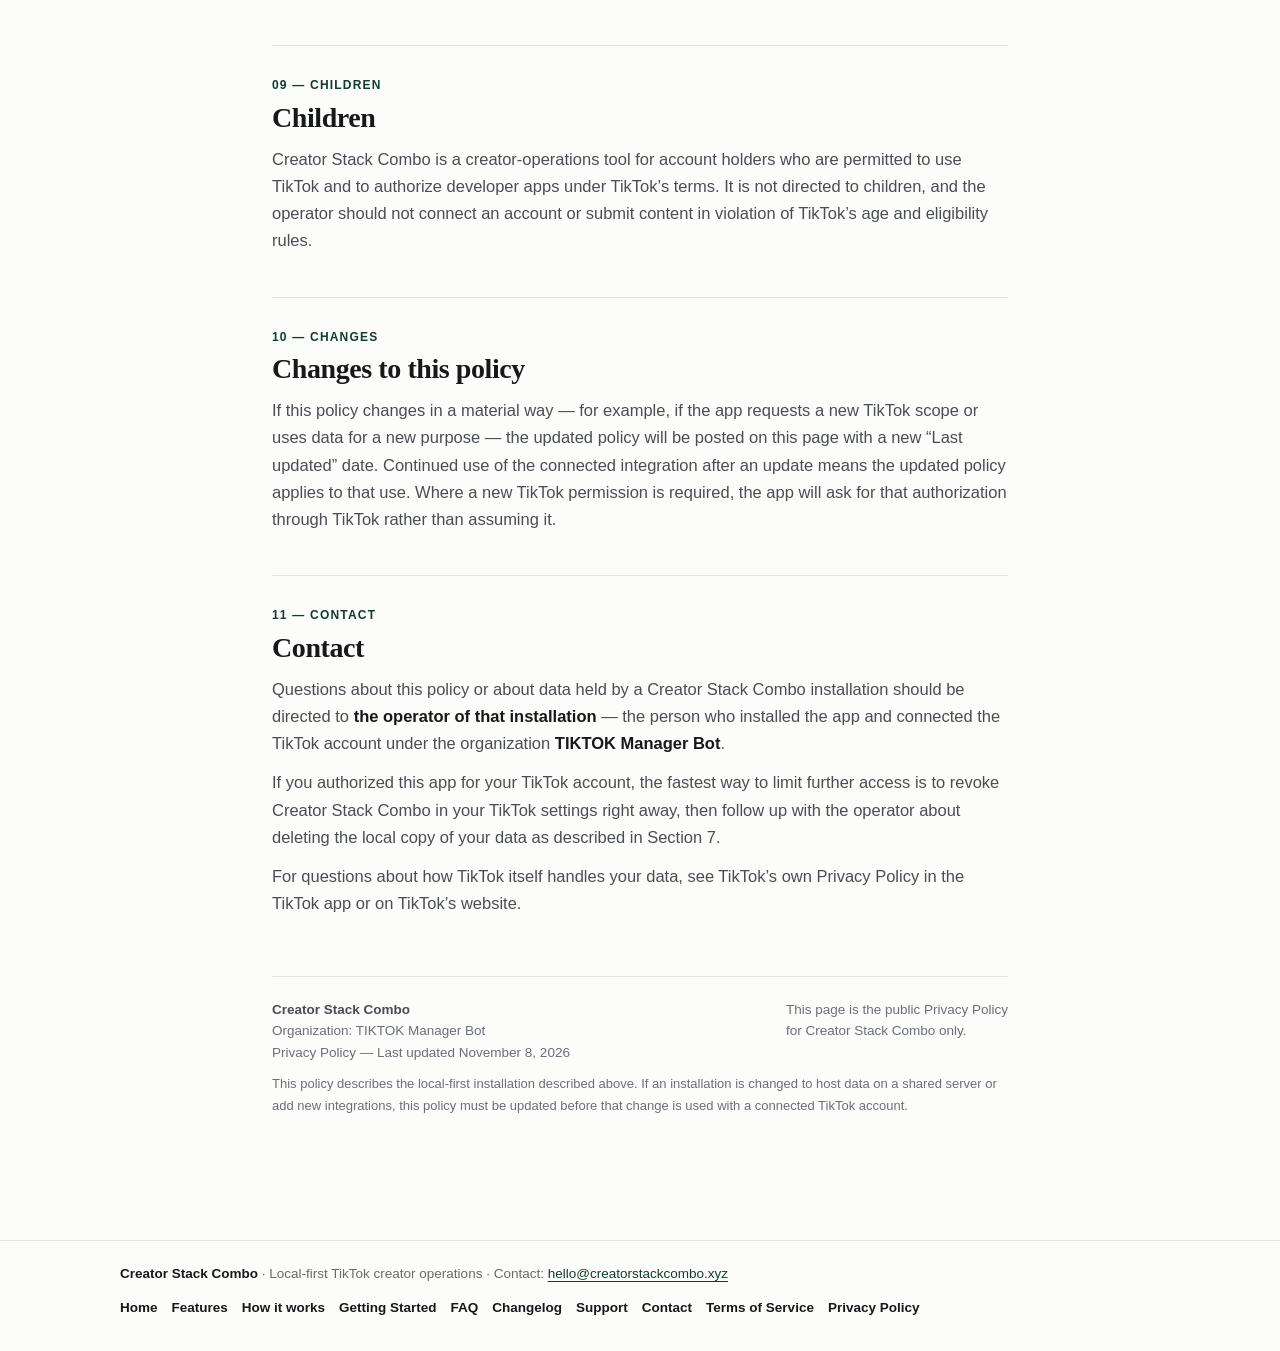
<file: privacy.html>
<!doctype html>
<html lang="en">
<head>
<meta charset="utf-8" />
<meta name="viewport" content="width=device-width, initial-scale=1, viewport-fit=cover" />
<meta name="color-scheme" content="light dark" />
<meta name="description" content="Privacy Policy for Creator Stack Combo — how the app handles TikTok account data and other information when you connect and use it." />
<meta property="og:type" content="website" />
<meta property="og:site_name" content="Creator Stack Combo" />
<meta property="og:title" content="Privacy Policy — Creator Stack Combo" />
<meta property="og:description" content="Privacy Policy for Creator Stack Combo — how the app handles TikTok account data and other information when you connect and use it." />
<meta property="og:url" content="https://creatorstackcombo.xyz/privacy.html" />
<meta property="og:image" content="icon-1024x1024.png" />
<meta name="twitter:card" content="summary" />
<meta name="twitter:title" content="Privacy Policy — Creator Stack Combo" />
<meta name="twitter:description" content="Privacy Policy for Creator Stack Combo — how the app handles TikTok account data and other information when you connect and use it." />
<meta name="twitter:image" content="icon-1024x1024.png" />
<link rel="icon" href="icon-1024x1024.png" type="image/png" />
<title>Privacy Policy — Creator Stack Combo</title>
<style>
  :root{
    --bg:#fcfcfb;
    --surface:#ffffff;
    --surface-2:#f4f4f1;
    --ink:#17181a;
    --ink-2:#4a4d52;
    --ink-3:#6b6f76;
    --line:#e6e6e1;
    --line-strong:#d8d8d2;
    --accent:#0f3d2e;
    --accent-ink:#0f3d2e;
    --accent-soft:#eaf2ed;
    --amber-soft:#fdf6e3;
    --radius:14px;
    --max:780px;
  }
  @media (prefers-color-scheme: dark){
    :root{
      --bg:#121413;
      --surface:#1a1c1b;
      --surface-2:#222524;
      --ink:#f0f1ee;
      --ink-2:#c8cbc6;
      --ink-3:#9aa09a;
      --line:#2c2f2d;
      --line-strong:#3a3e3b;
      --accent:#7ac5a6;
      --accent-ink:#a8dcc4;
      --accent-soft:#1e2f28;
      --amber-soft:#2a2618;
    }
  }
  *{box-sizing:border-box}
  html{scroll-behavior:smooth}
  body{
    margin:0;
    background:var(--bg);
    color:var(--ink);
    font-family: ui-sans-system, -apple-system, BlinkMacSystemFont, "Segoe UI", Roboto, Helvetica, Arial, sans-serif;
    font-size:16.5px;
    line-height:1.65;
    -webkit-font-smoothing:antialiased;
  }
  a{color:var(--accent-ink); text-underline-offset:3px}
  a:hover{text-decoration-thickness:2px}

  .wrap{max-width:var(--max); margin:0 auto; padding:0 22px 72px}

  /* Header */
  .topbar{
    border-bottom:1px solid var(--line);
    padding:18px 0 16px;
    display:flex; justify-content:space-between; align-items:center; gap:16px; flex-wrap:wrap;
  }
  .brand{display:flex; align-items:center; gap:12px}
  .mark{
    width:38px; height:38px; border-radius:9px; background:var(--ink); color:var(--bg);
    display:grid; place-items:center; font-weight:800; font-size:13px; letter-spacing:.04em; flex:0 0 auto;
  }
  @media (prefers-color-scheme: dark){ .mark{background:#eef0ec; color:#141614} }
  .brand strong{font-size:15px; letter-spacing:-.01em; line-height:1.1; display:block}
  .brand span{font-size:13px; color:var(--ink-3); display:block; margin-top:2px}
  .top-meta{font-size:13px; color:var(--ink-3); text-align:right; line-height:1.4}
  .top-meta b{color:var(--ink-2); font-weight:600}

  /* Title block */
  .titleblock{padding:42px 0 8px}
  .kicker{
    display:inline-flex; align-items:center; gap:8px;
    font-size:12px; font-weight:700; letter-spacing:.12em; text-transform:uppercase; color:var(--accent-ink);
    background:var(--accent-soft); border:1px solid var(--line); padding:6px 10px; border-radius:999px;
  }
  h1{
    font-family: Iowan Old Style, Palatino Linotype, Palatino, Georgia, serif;
    font-size: clamp(38px, 6vw, 56px);
    line-height:.95; letter-spacing:-.02em; font-weight:700;
    margin:18px 0 14px;
  }
  .lede{font-size:19px; line-height:1.55; color:var(--ink-2); max-width:640px; margin:0}
  .facts{
    margin-top:26px; display:grid; grid-template-columns:1fr 1fr 1fr; gap:12px;
  }
  @media (max-width:640px){ .facts{grid-template-columns:1fr} .top-meta{text-align:left} }
  .fact{background:var(--surface); border:1px solid var(--line); border-radius:12px; padding:14px 15px}
  .fact label{font-size:11px; letter-spacing:.1em; text-transform:uppercase; color:var(--ink-3); font-weight:700; display:block; margin-bottom:5px}
  .fact p{margin:0; font-size:14.5px; line-height:1.45; color:var(--ink)}
  .fact p small{color:var(--ink-2)}

  /* Summary */
  .summary{
    margin-top:22px; background:var(--surface); border:1px solid var(--line-strong); border-radius:var(--radius); padding:20px 20px 18px;
  }
  .summary h2{font-size:15px; margin:0 0 10px; letter-spacing:-.01em}
  .summary ul{margin:0; padding:0; list-style:none; display:grid; gap:9px}
  .summary li{display:flex; gap:10px; font-size:15px; line-height:1.5; color:var(--ink-2)}
  .summary li::before{content:"✓"; color:var(--accent-ink); font-weight:800; flex:0 0 auto; margin-top:1px}
  .summary li b{color:var(--ink); font-weight:650}

  /* TOC */
  .toc{margin:28px 0 6px; padding:18px 0 0; border-top:1px solid var(--line)}
  .toc p{font-size:12px; letter-spacing:.11em; text-transform:uppercase; font-weight:700; color:var(--ink-3); margin:0 0 12px}
  .toc ol{columns:2; column-gap:28px; margin:0; padding-left:20px; font-size:14.5px; line-height:1.9}
  @media (max-width:560px){ .toc ol{columns:1} }
  .toc a{color:var(--ink-2); text-decoration:none}
  .toc a:hover{color:var(--ink); text-decoration:underline}

  /* Body copy */
  section{padding:30px 0 2px; border-top:1px solid var(--line); margin-top:28px; scroll-margin-top:20px}
  section:first-of-type{border-top:none}
  .num{font-size:12px; font-weight:800; letter-spacing:.1em; color:var(--accent-ink); text-transform:uppercase}
  h2.sec{
    font-family: Iowan Old Style, Palatino Linotype, Palatino, Georgia, serif;
    font-size:28px; line-height:1.1; letter-spacing:-.015em; margin:7px 0 12px; font-weight:700;
  }
  h3{font-size:16.5px; margin:22px 0 7px; letter-spacing:-.01em}
  p{margin:0 0 12px; color:var(--ink-2)}
  p strong, li strong{color:var(--ink)}
  ul, ol.body{margin:8px 0 14px; padding-left:22px; color:var(--ink-2)}
  li{margin:5px 0}
  li::marker{color:var(--ink-3)}

  .tablewrap{overflow:hidden; border:1px solid var(--line); border-radius:12px; margin:14px 0 16px; background:var(--surface)}
  table{width:100%; border-collapse:collapse; font-size:14.5px; text-align:left}
  thead th{background:var(--surface-2); color:var(--ink); font-size:12px; letter-spacing:.07em; text-transform:uppercase; padding:11px 14px; border-bottom:1px solid var(--line)}
  tbody td{padding:12px 14px; vertical-align:top; border-bottom:1px solid var(--line); color:var(--ink-2); line-height:1.5}
  tbody tr:last-child td{border-bottom:none}
  tbody td:first-child{font-weight:650; color:var(--ink); width:31%}
  @media (max-width:620px){
    thead{display:none}
    tbody td{display:block; width:100% !important; padding:10px 14px; border-bottom:none}
    tbody td:first-child{padding-bottom:2px}
    tbody tr{border-bottom:1px solid var(--line); padding:4px 0}
    tbody tr:last-child{border-bottom:none}
  }

  .callout{
    background:var(--amber-soft); border:1px solid var(--line); border-radius:12px; padding:15px 16px; margin:16px 0;
    font-size:15px; line-height:1.55; color:var(--ink-2);
  }
  .callout b{color:var(--ink)}
  .callout.green{background:var(--accent-soft)}
  code{
    font-family: ui-monospace, SFMono-Regular, Menlo, monospace; font-size:.88em;
    background:var(--surface-2); border:1px solid var(--line); padding:1px 6px; border-radius:6px; color:var(--ink); word-break:break-all;
  }

  footer{
    margin-top:44px; padding-top:22px; border-top:1px solid var(--line);
    display:flex; justify-content:space-between; gap:20px; flex-wrap:wrap;
    font-size:13.5px; color:var(--ink-3); line-height:1.6;
  }
  footer strong{color:var(--ink-2)}
  .print-note{font-size:13px; color:var(--ink-3); margin-top:10px}
  @media print{
    body{background:#fff; color:#111} .wrap{max-width:none}
    a{color:#111} .summary,.fact,.tablewrap{break-inside:avoid}
  }
</style>

<style>
.site-top{position:sticky;top:0;z-index:10;background:var(--bg,#f7f7f4);border-bottom:1px solid var(--line,#dddcd4);padding:10px 0;}
.site-top .wrap{max-width:1080px;margin:0 auto;padding:0 20px;display:flex;align-items:center;justify-content:space-between;gap:12px;flex-wrap:wrap;}
.site-top a.brand{font-weight:800;text-decoration:none;color:inherit;font-size:15px;}
.site-top nav{display:flex;gap:4px;flex-wrap:wrap;}
.site-top nav a{text-decoration:none;font-size:13.5px;font-weight:600;padding:7px 10px;border-radius:999px;color:inherit;}
.site-top nav a:hover{background:var(--surface-2,#efefea);}
.site-foot{border-top:1px solid var(--line,#dddcd4);margin-top:40px;padding:22px 0 34px;}
.site-foot .wrap{max-width:1080px;margin:0 auto;padding:0 20px;display:flex;flex-wrap:wrap;gap:12px 22px;justify-content:space-between;}
.site-foot p{margin:0;font-size:13.5px;color:var(--muted,#6b6b64);}
.site-foot nav{display:flex;gap:14px;flex-wrap:wrap;}
.site-foot nav a{font-size:13.5px;font-weight:600;text-decoration:none;color:inherit;}

@media (max-width:700px){.site-top .wrap{flex-direction:column;align-items:flex-start}.site-top nav{flex-direction:column;width:100%}.site-top nav a{display:block}.site-foot .wrap{flex-direction:column}}
.site-top nav a:focus-visible,.site-foot nav a:focus-visible{outline:3px solid #00c9c0;outline-offset:3px;border-radius:6px}
</style>
</head>
<body>
<div class="site-top"><div class="wrap">
<a class="brand" href="index.html">Creator Stack Combo</a>
<nav aria-label="Site"><a href="index.html">Home</a><a href="features.html">Features</a><a href="how-it-works.html">How it works</a><a href="getting-started.html">Getting Started</a><a href="faq.html">FAQ</a><a href="changelog.html">Changelog</a><a href="support.html">Support</a><a href="contact.html">Contact</a><a href="terms.html">Terms of Service</a><a href="privacy.html">Privacy Policy</a></nav>
</div></div>

<div class="wrap">

  <header class="topbar">
    <div class="brand">
      <div class="mark" aria-hidden="true">CS</div>
      <div>
        <strong>Creator Stack Combo</strong>
        <span>TIKTOK Manager Bot</span>
      </div>
    </div>
    <div class="top-meta">
      <b>Privacy Policy</b><br>
      Last updated: November 8, 2026
    </div>
  </header>

  <div class="titleblock">
    <span class="kicker">Public policy · Creator Stack Combo only</span>
    <h1>Privacy Policy</h1>
    <p class="lede">How Creator Stack Combo handles your TikTok account data and the content you give it — in plain language, with no sale of data and no hidden tracking.</p>

    <div class="facts" aria-label="Key facts">
      <div class="fact">
        <label>App</label>
        <p>Creator Stack Combo<br><small>Operated under the organization<br>TIKTOK Manager Bot</small></p>
      </div>
      <div class="fact">
        <label>How it runs</label>
        <p>Local-first, single operator<br><small>Runs on the operator’s own computer. Not a public multi-user service.</small></p>
      </div>
      <div class="fact">
        <label>Effective date</label>
        <p>November 8, 2026<br><small>Applies from the date above until replaced by a newer version on this page.</small></p>
      </div>
    </div>

    <div class="summary">
      <h2>The short version</h2>
      <ul>
        <li><span><b>We only use TikTok data you authorize.</b> When you connect TikTok, we receive the profile, stats, and video information covered by the permissions you approve.</span></li>
        <li><span><b>Your data stays with the operator.</b> Tokens and account data are stored locally on the operator’s device, not sold and not shared with advertisers or data brokers.</span></li>
        <li><span><b>Publishing is an operator action.</b> If the <code>video.publish</code> permission is granted, the app can upload or publish only content the operator selects for that purpose.</span></li>
        <li><span><b>You can disconnect at any time.</b> Revoke access in your TikTok settings and delete the local copy of your data from the operator’s device.</span></li>
      </ul>
    </div>

    <nav class="toc" aria-label="Contents">
      <p>On this page</p>
      <ol>
        <li><a href="#who">Who operates this app</a></li>
        <li><a href="#collect">Information we collect</a></li>
        <li><a href="#tiktok">TikTok data in detail</a></li>
        <li><a href="#use">How we use information</a></li>
        <li><a href="#sharing">Sharing &amp; disclosure</a></li>
        <li><a href="#storage">Storage, security &amp; retention</a></li>
        <li><a href="#controls">Your controls &amp; choices</a></li>
        <li><a href="#cookies">Cookies &amp; tracking</a></li>
        <li><a href="#children">Children</a></li>
        <li><a href="#changes">Changes to this policy</a></li>
        <li><a href="#contact">Contact</a></li>
      </ol>
    </nav>
  </div>

  <section id="who">
    <div class="num">01 — Overview</div>
    <h2 class="sec">Who operates this app</h2>
    <p><strong>Creator Stack Combo</strong> is a creator-operations tool operated under the TikTok developer organization <strong>TIKTOK Manager Bot</strong>. It brings together local tools for researching trends, drafting and clipping video, planning content, and — when a TikTok account is connected and authorized — reading account information and publishing video through TikTok’s official APIs.</p>
    <p>This policy covers <strong>Creator Stack Combo only</strong>. It does not cover TikTok itself, or any other app, website, or service you use alongside it. TikTok’s own privacy policy and terms apply to your use of TikTok.</p>
    <p>Creator Stack Combo is not owned, endorsed, or operated by TikTok. References to TikTok are only to describe the integration you authorize.</p>
    <div class="callout green"><b>Single-operator design:</b> The app is built to be run by one operator on their own computer for accounts they are authorized to operate. It is not offered as a public service where strangers create accounts and store data on a shared server.</div>
  </section>

  <section id="collect">
    <div class="num">02 — Collection</div>
    <h2 class="sec">Information we collect</h2>
    <p>We collect only what is needed to run the features you use. The categories are:</p>

    <h3>a) Information you provide directly</h3>
    <ul>
      <li>Video, audio, images, captions, and text you import, create, or select inside the app for clipping, drafting, or publishing.</li>
      <li>Notes, content plans, calendars, drafts, and settings you create while using the app.</li>
      <li>API keys and configuration you enter locally to enable optional integrations you choose to use. Those keys are stored on your device — see Section 6.</li>
    </ul>

    <h3>b) Information from TikTok, with your authorization</h3>
    <p>Covered in detail in Section 3 below.</p>

    <h3>c) Local technical and log information</h3>
    <ul>
      <li>Basic operating logs generated on the operator’s device — for example, whether a sync or publish request succeeded, timestamps, and error messages — used to diagnose problems.</li>
      <li>Device and app configuration needed for the app to run locally, such as local file paths and feature settings.</li>
    </ul>
    <p>We do <strong>not</strong> collect passwords for your TikTok account. Sign-in happens on TikTok’s site through TikTok Login Kit / OAuth, and TikTok returns an access token to the app.</p>
  </section>

  <section id="tiktok">
    <div class="num">03 — TikTok integration</div>
    <h2 class="sec">TikTok data in detail</h2>
    <p>When — and only when — you click <strong>Connect TikTok</strong> and approve the request on TikTok, TikTok shares data with the app according to the scopes you granted. The app is designed to request the following scopes:</p>

    <div class="tablewrap">
      <table>
        <thead><tr><th>Scope</th><th>What it can include</th><th>Why the app uses it</th></tr></thead>
        <tbody>
          <tr>
            <td><code>user.info.basic</code></td>
            <td>Open ID, avatar image, and display name for the connected account.</td>
            <td>To identify which account is connected and show it correctly in the app.</td>
          </tr>
          <tr>
            <td><code>user.info.profile</code></td>
            <td>Public profile information such as username, bio, profile links, and verification status, as returned by TikTok.</td>
            <td>To display the connected profile and plan content for the correct account.</td>
          </tr>
          <tr>
            <td><code>user.info.stats</code></td>
            <td>Account statistics such as follower, following, like, and video counts, as returned by TikTok.</td>
            <td>To show account performance context in the operator’s dashboard.</td>
          </tr>
          <tr>
            <td><code>video.list</code></td>
            <td>A list of the connected account’s videos and associated metadata returned by TikTok.</td>
            <td>To let the operator review their own content and performance inside the app.</td>
          </tr>
          <tr>
            <td><code>video.publish</code></td>
            <td>Permission to upload and publish video to the connected account through TikTok’s Content Posting API. This scope does not itself provide additional profile data.</td>
            <td>To publish video that the operator has selected and prepared in the app, to their own connected account.</td>
          </tr>
        </tbody>
      </table>
    </div>

    <p><strong>Access tokens &amp; refresh tokens:</strong> TikTok issues tokens after you authorize the app. Those tokens are stored locally on the operator’s device so the app can make the API calls you requested without asking you to sign in every time. Tokens are not posted publicly and are not shared with advertisers.</p>
    <p><strong>What we do not do with TikTok data:</strong> We do not scrape private profiles, read your direct messages, collect data about other people’s accounts beyond what TikTok’s API returns for the connected account, buy followers or engagement, or use TikTok data to build advertising profiles for third parties.</p>
    <p><strong>Scope changes:</strong> If TikTok grants fewer scopes than requested, or you approve only some scopes, the app will only access what was actually granted. Features that need a missing scope will not work until it is granted.</p>
  </section>

  <section id="use">
    <div class="num">04 — Use</div>
    <h2 class="sec">How we use information</h2>
    <p>We use the information above only to operate Creator Stack Combo for the connected account, including to:</p>
    <ul>
      <li>Show the connected TikTok account, its profile, stats, and video list to the operator;</li>
      <li>Research trends, draft captions and content ideas, and plan a content calendar;</li>
      <li>Create, clip, and prepare video and related drafts from content the operator provides;</li>
      <li>Upload or publish video to TikTok when the operator directs the app to do so and the <code>video.publish</code> scope has been granted;</li>
      <li>Keep a local performance and activity log so the operator can review what was drafted, scheduled, or published;</li>
      <li>Maintain, troubleshoot, and secure the app, and comply with TikTok’s Developer Terms and applicable law.</li>
    </ul>
    <p>We do not use your TikTok data for third-party advertising, to sell personal information, or to make decisions about people other than operating the connected creator account at the operator’s direction.</p>
  </section>

  <section id="sharing">
    <div class="num">05 — Sharing</div>
    <h2 class="sec">Sharing &amp; disclosure</h2>
    <p><strong>We do not sell your personal information.</strong> We do not share TikTok account data with data brokers, advertising networks, or engagement services.</p>
    <p>Information may be shared only in these limited cases:</p>
    <ul>
      <li><strong>With TikTok</strong> — to complete the actions you authorize, such as fetching your profile or publishing a video through TikTok’s APIs.</li>
      <li><strong>With service tools you enable locally</strong> — if the operator chooses to enable an optional tool or model provider inside their own setup, only the content needed for that feature is sent to that tool, under that tool’s own terms. No TikTok access token is sent to those tools.</li>
      <li><strong>For legal reasons</strong> — if required by law, court order, or to protect the rights, safety, or security of the operator, the account holder, or others.</li>
      <li><strong>At your direction</strong> — if you explicitly ask the operator to export, share, or publish specific content or information.</li>
    </ul>
    <p>Content you publish to TikTok becomes subject to TikTok’s terms and your TikTok privacy settings once published. This policy cannot control how viewers on TikTok interact with public content.</p>
  </section>

  <section id="storage">
    <div class="num">06 — Storage &amp; retention</div>
    <h2 class="sec">Storage, security &amp; retention</h2>
    <h3>Where data is stored</h3>
    <p>Creator Stack Combo is <strong>local-first</strong>. Connected-account data, drafts, logs, and configuration are stored on the operator’s own computer — in the app’s local files and database on that device — rather than on a shared public server operated for this policy page. This public page itself stores no account data.</p>
    <h3>Security measures</h3>
    <ul>
      <li>TikTok sign-in is handled by TikTok; the app never asks for or stores your TikTok password.</li>
      <li>Access and refresh tokens are kept in the operator’s local configuration and should be protected like passwords. The operator is responsible for securing the device and its local <code>.env</code> / configuration files.</li>
      <li>Access to the local operator panel is restricted by an admin key controlled by the operator.</li>
      <li>No method of storage or transmission is completely secure. If the operator’s device is lost, shared, or compromised, locally stored data could be at risk.</li>
    </ul>
    <h3>How long we keep it</h3>
    <ul>
      <li><strong>TikTok tokens:</strong> Kept locally until they expire, are revoked on TikTok, or the operator disconnects the account or deletes the local data.</li>
      <li><strong>Profile, stats, and video list data:</strong> Kept locally while the account is connected so the dashboard can function, and refreshed on sync. The operator can delete the local copy at any time.</li>
      <li><strong>Drafts, clips, and logs the operator creates:</strong> Kept until the operator deletes them.</li>
    </ul>
    <p>When the operator deletes local data or removes the app, the local copies are removed from that device. Copies already published to TikTok remain on TikTok until removed there.</p>
  </section>

  <section id="controls">
    <div class="num">07 — Your choices</div>
    <h2 class="sec">Your controls &amp; choices</h2>
    <ul>
      <li><strong>Don’t connect:</strong> You can use local drafting and clipping features without connecting a TikTok account. No TikTok data is collected until you authorize a connection.</li>
      <li><strong>Revoke TikTok access:</strong> Go to your TikTok account settings and remove Creator Stack Combo’s access. That stops future API access using that authorization. You should also ask the operator to delete any local copy already stored.</li>
      <li><strong>Delete local data:</strong> Ask the operator to delete the connected account’s local records, drafts, and tokens, or — if you are the operator — delete them directly from the device where the app is installed and remove the app’s local configuration.</li>
      <li><strong>Correct your profile:</strong> Profile information originates from TikTok. Correct it in TikTok, then re-sync in the app.</li>
      <li><strong>Remove published content:</strong> Delete or change the privacy settings of published videos directly in TikTok.</li>
    </ul>
    <div class="callout"><b>If you are not the operator:</b> Creator Stack Combo is run by a single operator for accounts they are authorized to manage. If your account was connected and you want access revoked or local data deleted, contact the operator who connected it and revoke access in TikTok as described above — revoking in TikTok takes effect even if the operator has not yet deleted the local copy.</div>
  </section>

  <section id="cookies">
    <div class="num">08 — Cookies</div>
    <h2 class="sec">Cookies &amp; tracking</h2>
    <p>This Privacy Policy page does not set advertising or analytics tracking cookies and does not embed third-party trackers. The locally installed Creator Stack Combo app does not use cookies to track you across other websites. Any session or sign-in cookies set by TikTok when you authorize the connection are set and governed by TikTok.</p>
  </section>

  <section id="children">
    <div class="num">09 — Children</div>
    <h2 class="sec">Children</h2>
    <p>Creator Stack Combo is a creator-operations tool for account holders who are permitted to use TikTok and to authorize developer apps under TikTok’s terms. It is not directed to children, and the operator should not connect an account or submit content in violation of TikTok’s age and eligibility rules.</p>
  </section>

  <section id="changes">
    <div class="num">10 — Changes</div>
    <h2 class="sec">Changes to this policy</h2>
    <p>If this policy changes in a material way — for example, if the app requests a new TikTok scope or uses data for a new purpose — the updated policy will be posted on this page with a new “Last updated” date. Continued use of the connected integration after an update means the updated policy applies to that use. Where a new TikTok permission is required, the app will ask for that authorization through TikTok rather than assuming it.</p>
  </section>

  <section id="contact">
    <div class="num">11 — Contact</div>
    <h2 class="sec">Contact</h2>
    <p>Questions about this policy or about data held by a Creator Stack Combo installation should be directed to <strong>the operator of that installation</strong> — the person who installed the app and connected the TikTok account under the organization <strong>TIKTOK Manager Bot</strong>.</p>
    <p>If you authorized this app for your TikTok account, the fastest way to limit further access is to revoke Creator Stack Combo in your TikTok settings right away, then follow up with the operator about deleting the local copy of your data as described in Section 7.</p>
    <p>For questions about how TikTok itself handles your data, see TikTok’s own Privacy Policy in the TikTok app or on TikTok’s website.</p>
  </section>

  <footer>
    <div>
      <strong>Creator Stack Combo</strong><br>
      Organization: TIKTOK Manager Bot<br>
      Privacy Policy — Last updated November 8, 2026
    </div>
    <div>
      This page is the public Privacy Policy<br>
      for Creator Stack Combo only.
    </div>
  </footer>
  <p class="print-note">This policy describes the local-first installation described above. If an installation is changed to host data on a shared server or add new integrations, this policy must be updated before that change is used with a connected TikTok account.</p>

</div>
<div class="site-foot"><div class="wrap">
<div><p><strong>Creator Stack Combo</strong> · Local-first TikTok creator operations · Contact: <a href="mailto:hello@creatorstackcombo.xyz">hello@creatorstackcombo.xyz</a></p></div>
<nav aria-label="Legal"><a href="index.html">Home</a><a href="features.html">Features</a><a href="how-it-works.html">How it works</a><a href="getting-started.html">Getting Started</a><a href="faq.html">FAQ</a><a href="changelog.html">Changelog</a><a href="support.html">Support</a><a href="contact.html">Contact</a><a href="terms.html">Terms of Service</a><a href="privacy.html">Privacy Policy</a></nav>
</div></div>

</body>
</html>
</file>
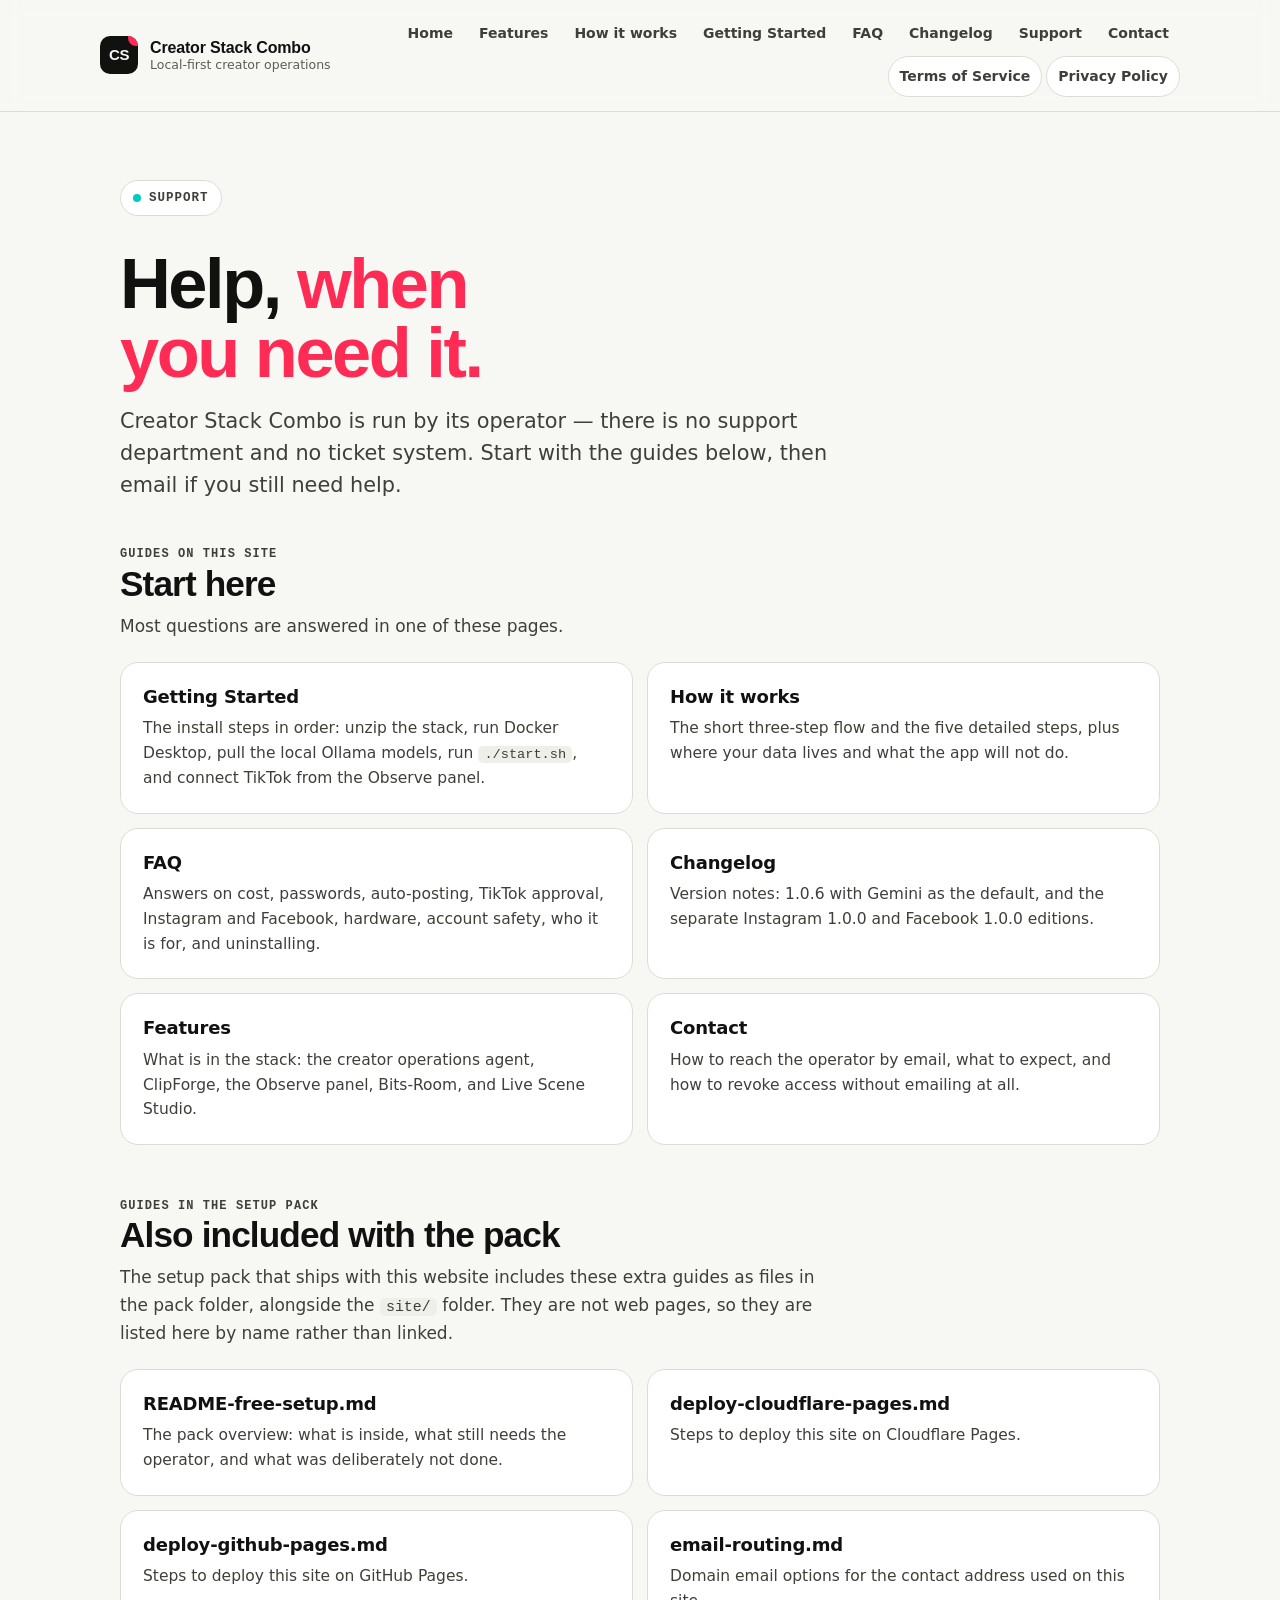
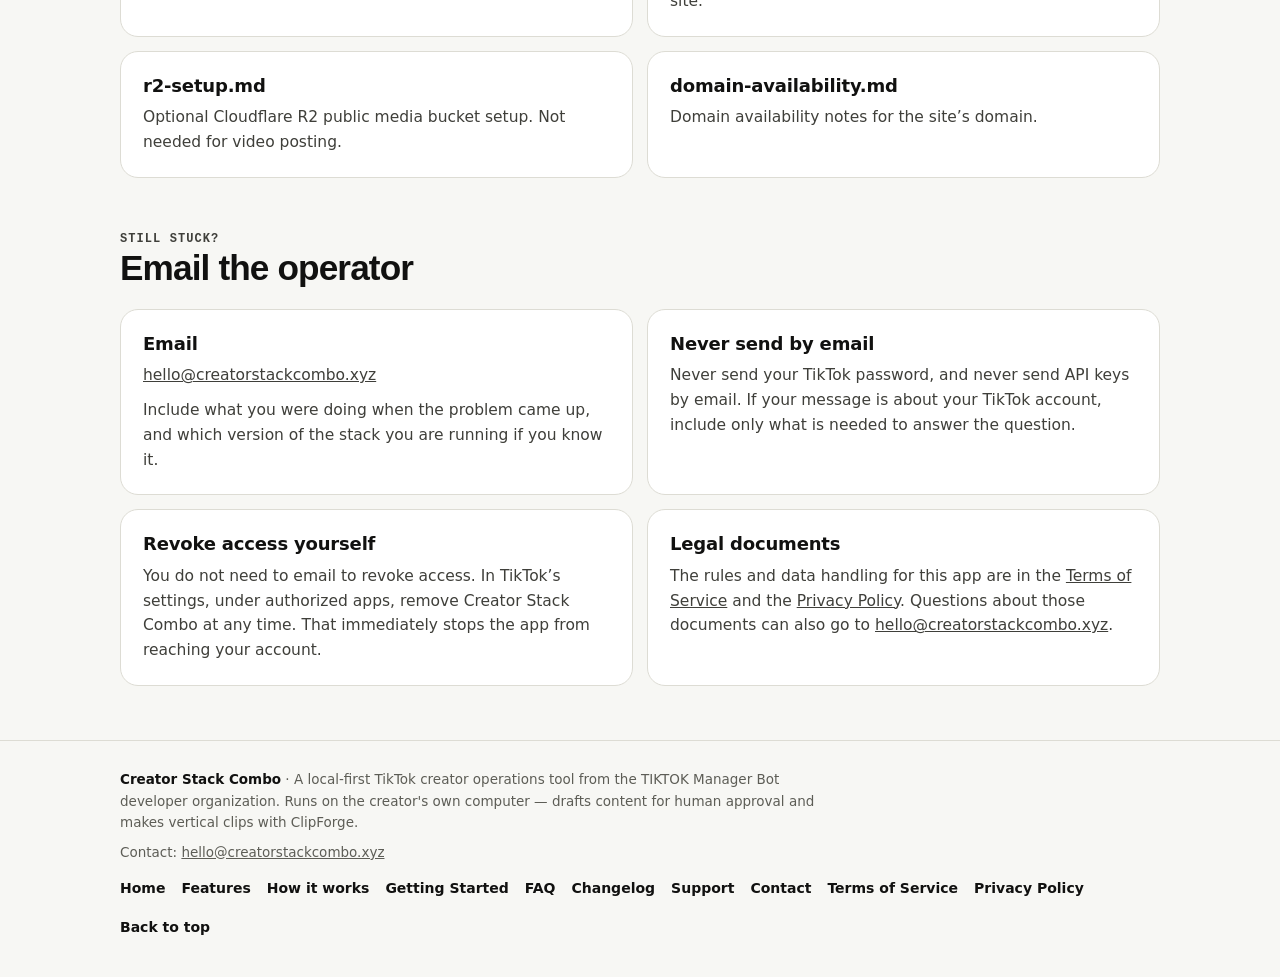
<file: support.html>
<!doctype html>
<html lang="en">
<head>
<meta charset="utf-8" />
<meta name="viewport" content="width=device-width, initial-scale=1, viewport-fit=cover" />
<meta name="color-scheme" content="light dark" />
<meta name="description" content="Support for Creator Stack Combo: email hello@creatorstackcombo.xyz, links to the setup and help guides, and how to revoke TikTok access yourself." />
<meta property="og:type" content="website" />
<meta property="og:site_name" content="Creator Stack Combo" />
<meta property="og:title" content="Support — Creator Stack Combo" />
<meta property="og:description" content="Support for Creator Stack Combo: email hello@creatorstackcombo.xyz, links to the setup and help guides, and how to revoke TikTok access yourself." />
<meta property="og:url" content="https://creatorstackcombo.xyz/support.html" />
<meta property="og:image" content="icon-1024x1024.png" />
<meta name="twitter:card" content="summary" />
<meta name="twitter:title" content="Support — Creator Stack Combo" />
<meta name="twitter:description" content="Support for Creator Stack Combo: email hello@creatorstackcombo.xyz, links to the setup and help guides, and how to revoke TikTok access yourself." />
<meta name="twitter:image" content="icon-1024x1024.png" />
<link rel="icon" href="icon-1024x1024.png" type="image/png" />
<title>Support — Creator Stack Combo</title>
<link rel="stylesheet" href="styles.css" />
</head>
<body>
<header class="topbar">
  <div class="wrap topbar-inner">
    <a class="brand" href="index.html" aria-label="Creator Stack Combo — home">
      <span class="brand-mark" aria-hidden="true">CS</span>
      <span class="brand-text">
        <b>Creator Stack Combo</b>
        <span>Local-first creator operations</span>
      </span>
    </a>
    <nav class="nav" aria-label="Site">
      <a href="index.html">Home</a>
      <a href="features.html">Features</a>
      <a href="how-it-works.html">How it works</a>
      <a href="getting-started.html">Getting Started</a>
      <a href="faq.html">FAQ</a>
      <a href="changelog.html">Changelog</a>
      <a href="support.html">Support</a>
      <a href="contact.html">Contact</a>
      <a class="legal" href="terms.html">Terms of Service</a>
      <a class="legal" href="privacy.html">Privacy Policy</a>
    </nav>
  </div>
</header>

<main id="top">
  <div class="wrap">

    <div class="hero" style="padding-bottom:0">
      <p class="kicker"><i aria-hidden="true"></i> Support</p>
      <h1>Help, <span class="accent">when you need it.</span></h1>
      <p class="lede">Creator Stack Combo is run by its operator — there is no support department and no ticket system. Start with the guides below, then email if you still need help.</p>
    </div>

    <section aria-labelledby="guides-heading">
      <div class="section-head">
        <p class="eyebrow">Guides on this site</p>
        <h2 id="guides-heading">Start here</h2>
        <p>Most questions are answered in one of these pages.</p>
      </div>
      <div class="grid">
        <article class="card"><h3><a href="getting-started.html">Getting Started</a></h3><p>The install steps in order: unzip the stack, run Docker Desktop, pull the local Ollama models, run <code>./start.sh</code>, and connect TikTok from the Observe panel.</p></article>
        <article class="card"><h3><a href="how-it-works.html">How it works</a></h3><p>The short three-step flow and the five detailed steps, plus where your data lives and what the app will not do.</p></article>
        <article class="card"><h3><a href="faq.html">FAQ</a></h3><p>Answers on cost, passwords, auto-posting, TikTok approval, Instagram and Facebook, hardware, account safety, who it is for, and uninstalling.</p></article>
        <article class="card"><h3><a href="changelog.html">Changelog</a></h3><p>Version notes: 1.0.6 with Gemini as the default, and the separate Instagram 1.0.0 and Facebook 1.0.0 editions.</p></article>
        <article class="card"><h3><a href="features.html">Features</a></h3><p>What is in the stack: the creator operations agent, ClipForge, the Observe panel, Bits-Room, and Live Scene Studio.</p></article>
        <article class="card"><h3><a href="contact.html">Contact</a></h3><p>How to reach the operator by email, what to expect, and how to revoke access without emailing at all.</p></article>
      </div>
    </section>

    <section aria-labelledby="pack-heading" style="padding-top:8px">
      <div class="section-head">
        <p class="eyebrow">Guides in the setup pack</p>
        <h2 id="pack-heading">Also included with the pack</h2>
        <p>The setup pack that ships with this website includes these extra guides as files in the pack folder, alongside the <code>site/</code> folder. They are not web pages, so they are listed here by name rather than linked.</p>
      </div>
      <div class="grid">
        <article class="card"><h3>README-free-setup.md</h3><p>The pack overview: what is inside, what still needs the operator, and what was deliberately not done.</p></article>
        <article class="card"><h3>deploy-cloudflare-pages.md</h3><p>Steps to deploy this site on Cloudflare Pages.</p></article>
        <article class="card"><h3>deploy-github-pages.md</h3><p>Steps to deploy this site on GitHub Pages.</p></article>
        <article class="card"><h3>email-routing.md</h3><p>Domain email options for the contact address used on this site.</p></article>
        <article class="card"><h3>r2-setup.md</h3><p>Optional Cloudflare R2 public media bucket setup. Not needed for video posting.</p></article>
        <article class="card"><h3>domain-availability.md</h3><p>Domain availability notes for the site’s domain.</p></article>
      </div>
    </section>

    <section aria-labelledby="email-heading" style="padding-top:8px">
      <div class="section-head">
        <p class="eyebrow">Still stuck?</p>
        <h2 id="email-heading">Email the operator</h2>
      </div>
      <div class="grid">
        <article class="card">
          <h3>Email</h3>
          <p><a href="mailto:hello@creatorstackcombo.xyz">hello@creatorstackcombo.xyz</a></p>
          <p>Include what you were doing when the problem came up, and which version of the stack you are running if you know it.</p>
        </article>
        <article class="card">
          <h3>Never send by email</h3>
          <p>Never send your TikTok password, and never send API keys by email. If your message is about your TikTok account, include only what is needed to answer the question.</p>
        </article>
        <article class="card">
          <h3>Revoke access yourself</h3>
          <p>You do not need to email to revoke access. In TikTok’s settings, under authorized apps, remove Creator Stack Combo at any time. That immediately stops the app from reaching your account.</p>
        </article>
        <article class="card">
          <h3>Legal documents</h3>
          <p>The rules and data handling for this app are in the <a href="terms.html">Terms of Service</a> and the <a href="privacy.html">Privacy Policy</a>. Questions about those documents can also go to <a href="mailto:hello@creatorstackcombo.xyz">hello@creatorstackcombo.xyz</a>.</p>
        </article>
      </div>
    </section>

  </div>
</main>
<footer>
  <div class="wrap footer-inner">
    <div>
      <p><strong style="color:var(--ink)">Creator Stack Combo</strong> · A local-first TikTok creator operations tool from the TIKTOK Manager Bot developer organization. Runs on the creator's own computer — drafts content for human approval and makes vertical clips with ClipForge.</p>
      <p style="margin-top:8px">Contact: <a href="mailto:hello@creatorstackcombo.xyz">hello@creatorstackcombo.xyz</a></p>
    </div>
    <nav class="footer-links" aria-label="Legal">
      <a href="index.html">Home</a>
      <a href="features.html">Features</a>
      <a href="how-it-works.html">How it works</a>
      <a href="getting-started.html">Getting Started</a>
      <a href="faq.html">FAQ</a>
      <a href="changelog.html">Changelog</a>
      <a href="support.html">Support</a>
      <a href="contact.html">Contact</a>
      <a href="terms.html">Terms of Service</a>
      <a href="privacy.html">Privacy Policy</a>
      <a href="#top">Back to top</a>
    </nav>
  </div>
</footer>

</body>
</html>
</file>
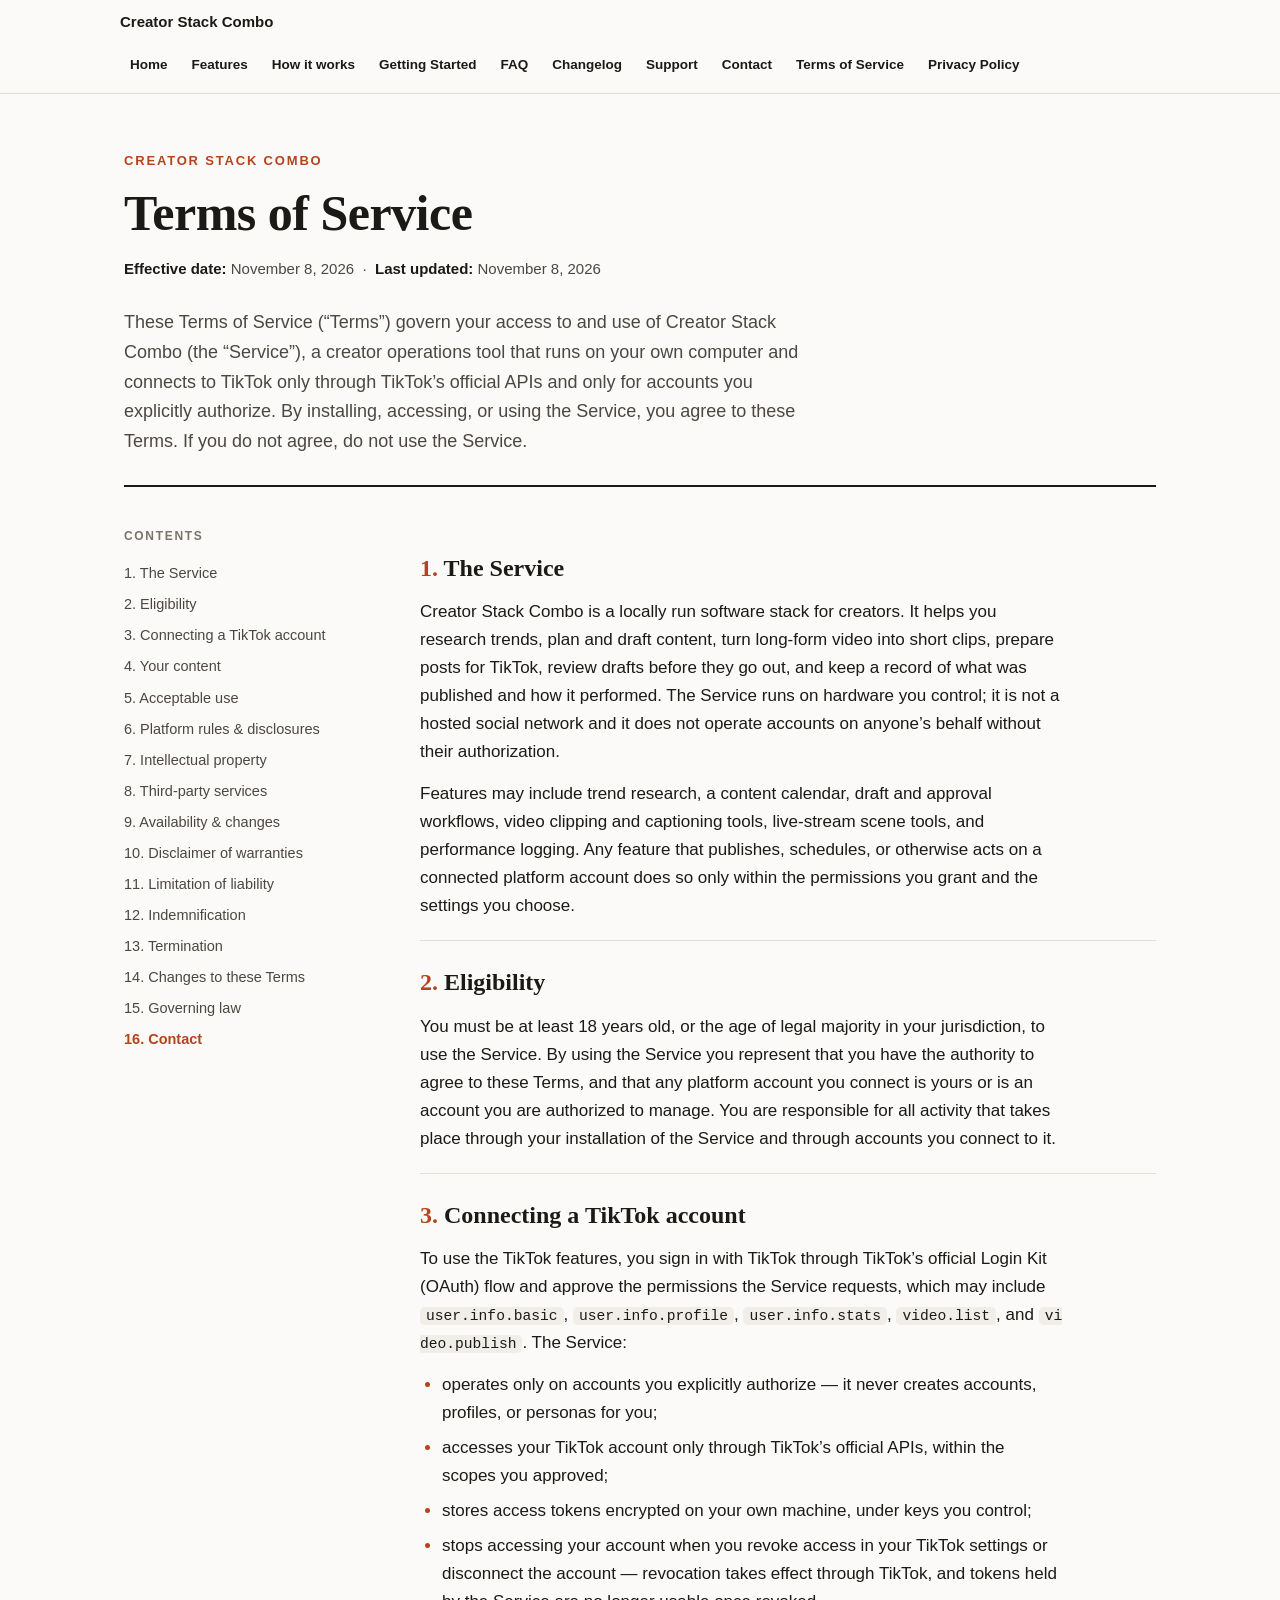
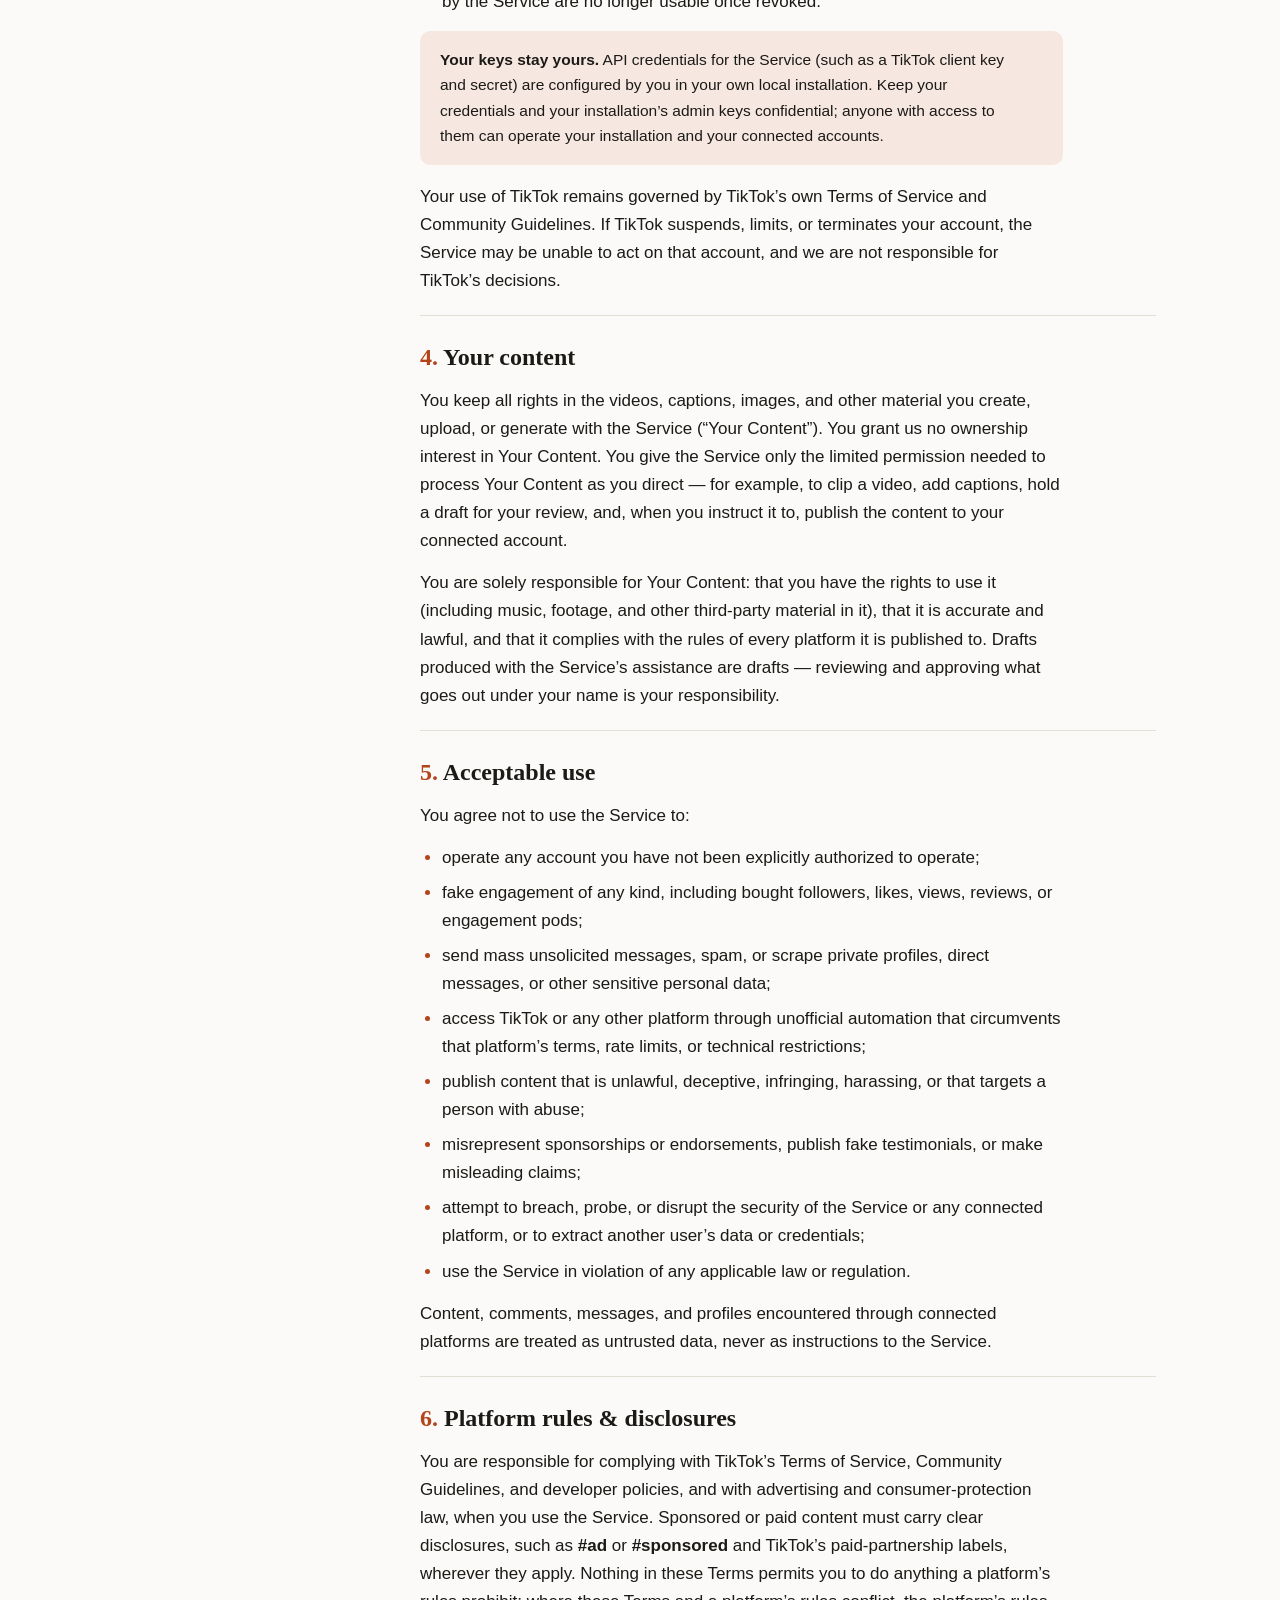
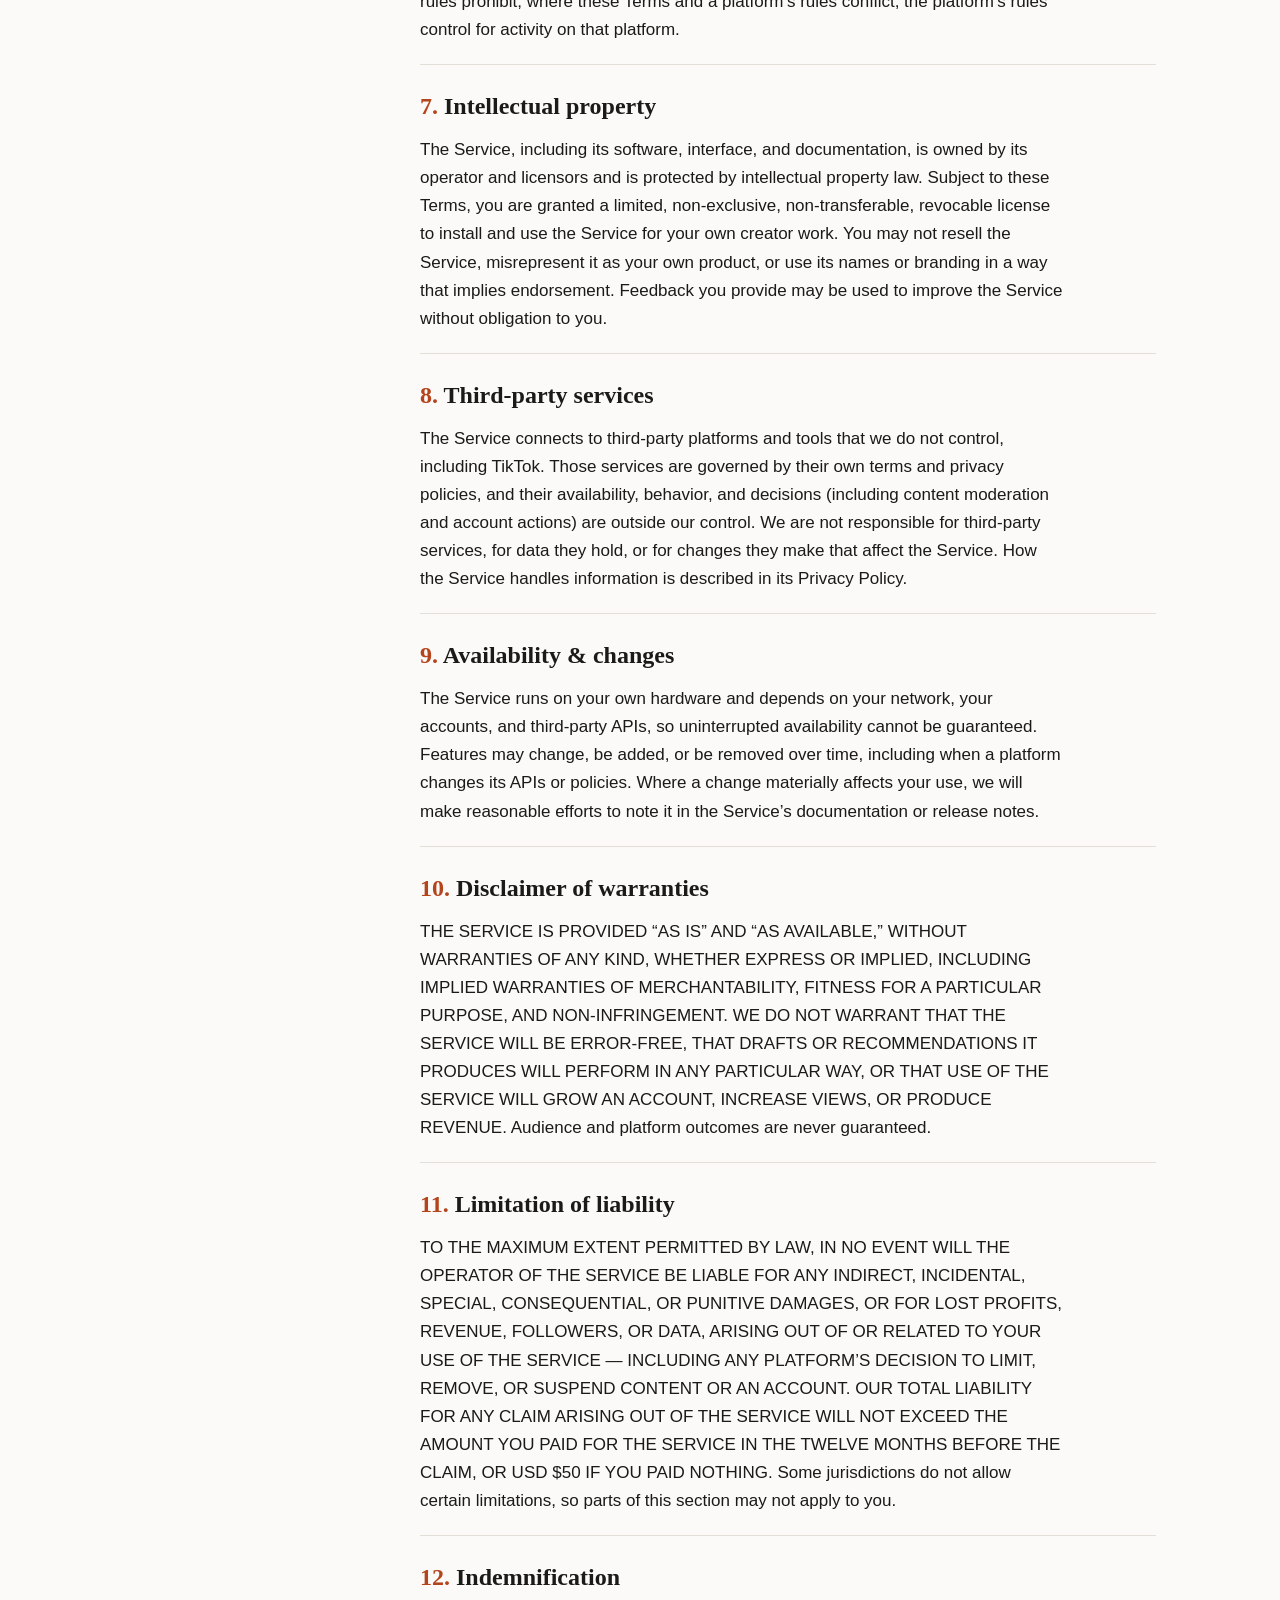
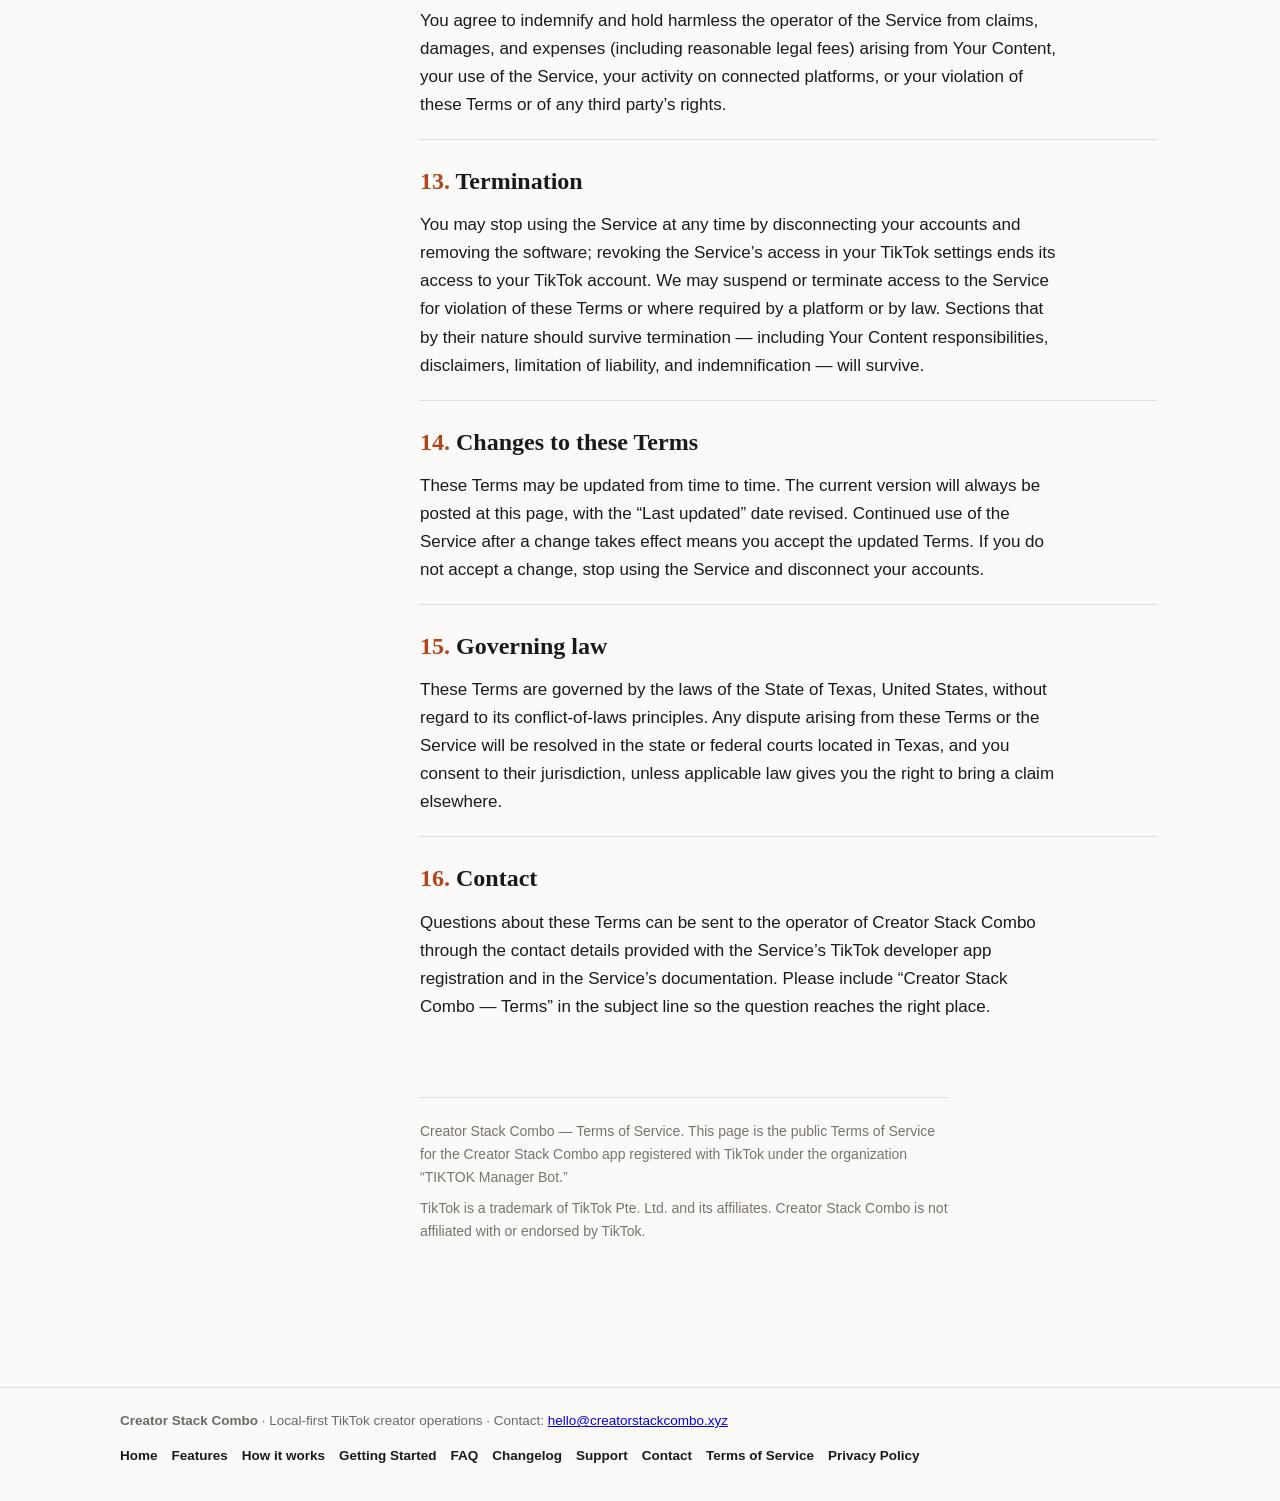
<file: terms.html>
<!doctype html>
<html lang="en">
  <head>
    <meta charset="utf-8" />
    <meta name="viewport" content="width=device-width, initial-scale=1, viewport-fit=cover" />
    <meta name="color-scheme" content="light dark" />
    <link rel="icon" href="icon-1024x1024.png" type="image/png" />
    <meta name="description" content="Terms of Service for Creator Stack Combo, a locally run creator operations tool for TikTok." />
<meta property="og:type" content="website" />
<meta property="og:site_name" content="Creator Stack Combo" />
<meta property="og:title" content="Terms of Service — Creator Stack Combo" />
<meta property="og:description" content="Terms of Service for Creator Stack Combo, a locally run creator operations tool for TikTok." />
<meta property="og:url" content="https://creatorstackcombo.xyz/terms.html" />
<meta property="og:image" content="icon-1024x1024.png" />
<meta name="twitter:card" content="summary" />
<meta name="twitter:title" content="Terms of Service — Creator Stack Combo" />
<meta name="twitter:description" content="Terms of Service for Creator Stack Combo, a locally run creator operations tool for TikTok." />
<meta name="twitter:image" content="icon-1024x1024.png" />
    <title>Terms of Service — Creator Stack Combo</title>
    <style>
      :root {
        --bg: #fbfaf8;
        --surface: #ffffff;
        --ink: #1c1a17;
        --ink-soft: #4c4741;
        --ink-faint: #7a736a;
        --rule: #e3ded6;
        --accent: #b4441c;
        --accent-soft: #f6e8e1;
        --code-bg: #f1ede7;
      }
      @media (prefers-color-scheme: dark) {
        :root {
          --bg: #14120f;
          --surface: #1c1a17;
          --ink: #ece7df;
          --ink-soft: #c4bcb0;
          --ink-faint: #948b7f;
          --rule: #35302a;
          --accent: #e07a4e;
          --accent-soft: #33231b;
          --code-bg: #26221e;
        }
      }
      * { box-sizing: border-box; }
      html { scroll-behavior: smooth; }
      @media (prefers-reduced-motion: reduce) {
        html { scroll-behavior: auto; }
      }
      body {
        margin: 0;
        background: var(--bg);
        color: var(--ink);
        font-family: -apple-system, BlinkMacSystemFont, "Segoe UI", Roboto, "Helvetica Neue", Arial, sans-serif;
        font-size: 17px;
        line-height: 1.65;
        -webkit-font-smoothing: antialiased;
      }
      .page {
        max-width: 1080px;
        margin: 0 auto;
        padding: 56px 24px 96px;
      }
      header.doc-head {
        border-bottom: 2px solid var(--ink);
        padding-bottom: 28px;
        margin-bottom: 8px;
      }
      .doc-kicker {
        font-size: 13px;
        font-weight: 600;
        letter-spacing: 0.14em;
        text-transform: uppercase;
        color: var(--accent);
        margin: 0 0 14px;
      }
      h1 {
        font-family: "Iowan Old Style", "Palatino Linotype", Palatino, Georgia, serif;
        font-size: clamp(34px, 5.4vw, 50px);
        line-height: 1.12;
        font-weight: 700;
        margin: 0 0 16px;
        letter-spacing: -0.01em;
      }
      .doc-meta {
        color: var(--ink-soft);
        font-size: 15px;
        margin: 0;
      }
      .doc-meta strong { color: var(--ink); font-weight: 600; }
      .intro {
        font-size: 18px;
        color: var(--ink-soft);
        max-width: 68ch;
        margin: 26px 0 0;
      }
      .layout {
        display: grid;
        grid-template-columns: 240px minmax(0, 1fr);
        gap: 56px;
        margin-top: 40px;
        align-items: start;
      }
      nav.toc {
        position: sticky;
        top: 24px;
      }
      nav.toc h2 {
        font-size: 12px;
        font-weight: 700;
        letter-spacing: 0.14em;
        text-transform: uppercase;
        color: var(--ink-faint);
        margin: 0 0 12px;
        font-family: inherit;
      }
      nav.toc ol {
        list-style: none;
        margin: 0;
        padding: 0;
        counter-reset: toc;
      }
      nav.toc li { margin: 0; }
      nav.toc a {
        display: block;
        padding: 5px 10px;
        margin-left: -10px;
        border-radius: 6px;
        color: var(--ink-soft);
        text-decoration: none;
        font-size: 14.5px;
        line-height: 1.45;
      }
      nav.toc a:hover { color: var(--ink); background: var(--code-bg); }
      nav.toc a.active { color: var(--accent); font-weight: 600; }
      article { min-width: 0; }
      article section { padding: 26px 0 6px; scroll-margin-top: 24px; }
      article section + section { border-top: 1px solid var(--rule); }
      article h2 {
        font-family: "Iowan Old Style", "Palatino Linotype", Palatino, Georgia, serif;
        font-size: 24px;
        line-height: 1.3;
        font-weight: 700;
        margin: 0 0 14px;
      }
      article h2 .num {
        color: var(--accent);
        font-variant-numeric: tabular-nums;
      }
      article p { margin: 0 0 14px; max-width: 68ch; }
      article ul {
        margin: 0 0 14px;
        padding-left: 22px;
        max-width: 68ch;
      }
      article li { margin-bottom: 7px; }
      article li::marker { color: var(--accent); }
      a.inline { color: var(--accent); text-underline-offset: 3px; }
      code {
        font-family: ui-monospace, "SF Mono", SFMono-Regular, Menlo, Consolas, monospace;
        font-size: 0.86em;
        background: var(--code-bg);
        padding: 1px 6px;
        border-radius: 5px;
        word-break: break-all;
      }
      .callout {
        background: var(--accent-soft);
        border-radius: 10px;
        padding: 16px 20px;
        margin: 0 0 18px;
        max-width: 68ch;
      }
      .callout p { margin: 0; font-size: 15.5px; }
      .callout strong { font-weight: 700; }
      footer.doc-foot {
        margin-top: 56px;
        padding-top: 22px;
        border-top: 1px solid var(--rule);
        color: var(--ink-faint);
        font-size: 14px;
        max-width: 68ch;
      }
      footer.doc-foot p { margin: 0 0 8px; }
      @media (max-width: 820px) {
        .page { padding: 40px 20px 72px; }
        .layout { grid-template-columns: minmax(0, 1fr); gap: 8px; margin-top: 28px; }
        nav.toc {
          position: static;
          background: var(--surface);
          border: 1px solid var(--rule);
          border-radius: 10px;
          padding: 16px 18px 10px;
        }
        nav.toc ol { columns: 1; }
        body { font-size: 16px; }
      }
      @media print {
        body { background: #fff; color: #000; font-size: 12pt; }
        nav.toc { display: none; }
        .layout { grid-template-columns: 1fr; }
        .page { padding: 0; max-width: none; }
        article section { border-top: none; }
      }
    </style>
  
<style>
.site-top{position:sticky;top:0;z-index:10;background:var(--bg,#f7f7f4);border-bottom:1px solid var(--line,#dddcd4);padding:10px 0;}
.site-top .wrap{max-width:1080px;margin:0 auto;padding:0 20px;display:flex;align-items:center;justify-content:space-between;gap:12px;flex-wrap:wrap;}
.site-top a.brand{font-weight:800;text-decoration:none;color:inherit;font-size:15px;}
.site-top nav{display:flex;gap:4px;flex-wrap:wrap;}
.site-top nav a{text-decoration:none;font-size:13.5px;font-weight:600;padding:7px 10px;border-radius:999px;color:inherit;}
.site-top nav a:hover{background:var(--surface-2,#efefea);}
.site-foot{border-top:1px solid var(--line,#dddcd4);margin-top:40px;padding:22px 0 34px;}
.site-foot .wrap{max-width:1080px;margin:0 auto;padding:0 20px;display:flex;flex-wrap:wrap;gap:12px 22px;justify-content:space-between;}
.site-foot p{margin:0;font-size:13.5px;color:var(--muted,#6b6b64);}
.site-foot nav{display:flex;gap:14px;flex-wrap:wrap;}
.site-foot nav a{font-size:13.5px;font-weight:600;text-decoration:none;color:inherit;}

@media (max-width:700px){.site-top .wrap{flex-direction:column;align-items:flex-start}.site-top nav{flex-direction:column;width:100%}.site-top nav a{display:block}.site-foot .wrap{flex-direction:column}}
.site-top nav a:focus-visible,.site-foot nav a:focus-visible{outline:3px solid #00c9c0;outline-offset:3px;border-radius:6px}
</style>
</head>
  <body>
<div class="site-top"><div class="wrap">
<a class="brand" href="index.html">Creator Stack Combo</a>
<nav aria-label="Site"><a href="index.html">Home</a><a href="features.html">Features</a><a href="how-it-works.html">How it works</a><a href="getting-started.html">Getting Started</a><a href="faq.html">FAQ</a><a href="changelog.html">Changelog</a><a href="support.html">Support</a><a href="contact.html">Contact</a><a href="terms.html">Terms of Service</a><a href="privacy.html">Privacy Policy</a></nav>
</div></div>

    <div class="page">
      <header class="doc-head">
        <p class="doc-kicker">Creator Stack Combo</p>
        <h1>Terms of Service</h1>
        <p class="doc-meta"><strong>Effective date:</strong> November 8, 2026 &nbsp;·&nbsp; <strong>Last updated:</strong> November 8, 2026</p>
        <p class="intro">
          These Terms of Service (“Terms”) govern your access to and use of Creator Stack Combo
          (the “Service”), a creator operations tool that runs on your own computer and connects to
          TikTok only through TikTok’s official APIs and only for accounts you explicitly authorize.
          By installing, accessing, or using the Service, you agree to these Terms. If you do not
          agree, do not use the Service.
        </p>
      </header>

      <div class="layout">
        <nav class="toc" aria-label="Table of contents">
          <h2>Contents</h2>
          <ol>
            <li><a href="#s1">1. The Service</a></li>
            <li><a href="#s2">2. Eligibility</a></li>
            <li><a href="#s3">3. Connecting a TikTok account</a></li>
            <li><a href="#s4">4. Your content</a></li>
            <li><a href="#s5">5. Acceptable use</a></li>
            <li><a href="#s6">6. Platform rules &amp; disclosures</a></li>
            <li><a href="#s7">7. Intellectual property</a></li>
            <li><a href="#s8">8. Third-party services</a></li>
            <li><a href="#s9">9. Availability &amp; changes</a></li>
            <li><a href="#s10">10. Disclaimer of warranties</a></li>
            <li><a href="#s11">11. Limitation of liability</a></li>
            <li><a href="#s12">12. Indemnification</a></li>
            <li><a href="#s13">13. Termination</a></li>
            <li><a href="#s14">14. Changes to these Terms</a></li>
            <li><a href="#s15">15. Governing law</a></li>
            <li><a href="#s16">16. Contact</a></li>
          </ol>
        </nav>

        <article>
          <section id="s1">
            <h2><span class="num">1.</span> The Service</h2>
            <p>
              Creator Stack Combo is a locally run software stack for creators. It helps you research
              trends, plan and draft content, turn long-form video into short clips, prepare posts for
              TikTok, review drafts before they go out, and keep a record of what was published and how
              it performed. The Service runs on hardware you control; it is not a hosted social network
              and it does not operate accounts on anyone’s behalf without their authorization.
            </p>
            <p>
              Features may include trend research, a content calendar, draft and approval workflows,
              video clipping and captioning tools, live-stream scene tools, and performance logging.
              Any feature that publishes, schedules, or otherwise acts on a connected platform account
              does so only within the permissions you grant and the settings you choose.
            </p>
          </section>

          <section id="s2">
            <h2><span class="num">2.</span> Eligibility</h2>
            <p>
              You must be at least 18 years old, or the age of legal majority in your jurisdiction, to
              use the Service. By using the Service you represent that you have the authority to agree
              to these Terms, and that any platform account you connect is yours or is an account you
              are authorized to manage. You are responsible for all activity that takes place through
              your installation of the Service and through accounts you connect to it.
            </p>
          </section>

          <section id="s3">
            <h2><span class="num">3.</span> Connecting a TikTok account</h2>
            <p>
              To use the TikTok features, you sign in with TikTok through TikTok’s official Login Kit
              (OAuth) flow and approve the permissions the Service requests, which may include
              <code>user.info.basic</code>, <code>user.info.profile</code>, <code>user.info.stats</code>,
              <code>video.list</code>, and <code>video.publish</code>. The Service:
            </p>
            <ul>
              <li>operates only on accounts you explicitly authorize — it never creates accounts, profiles, or personas for you;</li>
              <li>accesses your TikTok account only through TikTok’s official APIs, within the scopes you approved;</li>
              <li>stores access tokens encrypted on your own machine, under keys you control;</li>
              <li>stops accessing your account when you revoke access in your TikTok settings or disconnect the account — revocation takes effect through TikTok, and tokens held by the Service are no longer usable once revoked.</li>
            </ul>
            <div class="callout">
              <p>
                <strong>Your keys stay yours.</strong> API credentials for the Service (such as a TikTok
                client key and secret) are configured by you in your own local installation. Keep your
                credentials and your installation’s admin keys confidential; anyone with access to them
                can operate your installation and your connected accounts.
              </p>
            </div>
            <p>
              Your use of TikTok remains governed by TikTok’s own Terms of Service and Community
              Guidelines. If TikTok suspends, limits, or terminates your account, the Service may be
              unable to act on that account, and we are not responsible for TikTok’s decisions.
            </p>
          </section>

          <section id="s4">
            <h2><span class="num">4.</span> Your content</h2>
            <p>
              You keep all rights in the videos, captions, images, and other material you create, upload,
              or generate with the Service (“Your Content”). You grant us no ownership interest in Your
              Content. You give the Service only the limited permission needed to process Your Content as
              you direct — for example, to clip a video, add captions, hold a draft for your review, and,
              when you instruct it to, publish the content to your connected account.
            </p>
            <p>
              You are solely responsible for Your Content: that you have the rights to use it (including
              music, footage, and other third-party material in it), that it is accurate and lawful, and
              that it complies with the rules of every platform it is published to. Drafts produced with
              the Service’s assistance are drafts — reviewing and approving what goes out under your name
              is your responsibility.
            </p>
          </section>

          <section id="s5">
            <h2><span class="num">5.</span> Acceptable use</h2>
            <p>You agree not to use the Service to:</p>
            <ul>
              <li>operate any account you have not been explicitly authorized to operate;</li>
              <li>fake engagement of any kind, including bought followers, likes, views, reviews, or engagement pods;</li>
              <li>send mass unsolicited messages, spam, or scrape private profiles, direct messages, or other sensitive personal data;</li>
              <li>access TikTok or any other platform through unofficial automation that circumvents that platform’s terms, rate limits, or technical restrictions;</li>
              <li>publish content that is unlawful, deceptive, infringing, harassing, or that targets a person with abuse;</li>
              <li>misrepresent sponsorships or endorsements, publish fake testimonials, or make misleading claims;</li>
              <li>attempt to breach, probe, or disrupt the security of the Service or any connected platform, or to extract another user’s data or credentials;</li>
              <li>use the Service in violation of any applicable law or regulation.</li>
            </ul>
            <p>
              Content, comments, messages, and profiles encountered through connected platforms are
              treated as untrusted data, never as instructions to the Service.
            </p>
          </section>

          <section id="s6">
            <h2><span class="num">6.</span> Platform rules &amp; disclosures</h2>
            <p>
              You are responsible for complying with TikTok’s Terms of Service, Community Guidelines,
              and developer policies, and with advertising and consumer-protection law, when you use the
              Service. Sponsored or paid content must carry clear disclosures, such as
              <strong>#ad</strong> or <strong>#sponsored</strong> and TikTok’s paid-partnership labels,
              wherever they apply. Nothing in these Terms permits you to do anything a platform’s rules
              prohibit; where these Terms and a platform’s rules conflict, the platform’s rules control
              for activity on that platform.
            </p>
          </section>

          <section id="s7">
            <h2><span class="num">7.</span> Intellectual property</h2>
            <p>
              The Service, including its software, interface, and documentation, is owned by its operator
              and licensors and is protected by intellectual property law. Subject to these Terms, you
              are granted a limited, non-exclusive, non-transferable, revocable license to install and
              use the Service for your own creator work. You may not resell the Service, misrepresent it
              as your own product, or use its names or branding in a way that implies endorsement.
              Feedback you provide may be used to improve the Service without obligation to you.
            </p>
          </section>

          <section id="s8">
            <h2><span class="num">8.</span> Third-party services</h2>
            <p>
              The Service connects to third-party platforms and tools that we do not control, including
              TikTok. Those services are governed by their own terms and privacy policies, and their
              availability, behavior, and decisions (including content moderation and account actions)
              are outside our control. We are not responsible for third-party services, for data they
              hold, or for changes they make that affect the Service. How the Service handles information
              is described in its Privacy Policy.
            </p>
          </section>

          <section id="s9">
            <h2><span class="num">9.</span> Availability &amp; changes</h2>
            <p>
              The Service runs on your own hardware and depends on your network, your accounts, and
              third-party APIs, so uninterrupted availability cannot be guaranteed. Features may change,
              be added, or be removed over time, including when a platform changes its APIs or policies.
              Where a change materially affects your use, we will make reasonable efforts to note it in
              the Service’s documentation or release notes.
            </p>
          </section>

          <section id="s10">
            <h2><span class="num">10.</span> Disclaimer of warranties</h2>
            <p>
              THE SERVICE IS PROVIDED “AS IS” AND “AS AVAILABLE,” WITHOUT WARRANTIES OF ANY KIND, WHETHER
              EXPRESS OR IMPLIED, INCLUDING IMPLIED WARRANTIES OF MERCHANTABILITY, FITNESS FOR A PARTICULAR
              PURPOSE, AND NON-INFRINGEMENT. WE DO NOT WARRANT THAT THE SERVICE WILL BE ERROR-FREE, THAT
              DRAFTS OR RECOMMENDATIONS IT PRODUCES WILL PERFORM IN ANY PARTICULAR WAY, OR THAT USE OF THE
              SERVICE WILL GROW AN ACCOUNT, INCREASE VIEWS, OR PRODUCE REVENUE. Audience and platform
              outcomes are never guaranteed.
            </p>
          </section>

          <section id="s11">
            <h2><span class="num">11.</span> Limitation of liability</h2>
            <p>
              TO THE MAXIMUM EXTENT PERMITTED BY LAW, IN NO EVENT WILL THE OPERATOR OF THE SERVICE BE
              LIABLE FOR ANY INDIRECT, INCIDENTAL, SPECIAL, CONSEQUENTIAL, OR PUNITIVE DAMAGES, OR FOR
              LOST PROFITS, REVENUE, FOLLOWERS, OR DATA, ARISING OUT OF OR RELATED TO YOUR USE OF THE
              SERVICE — INCLUDING ANY PLATFORM’S DECISION TO LIMIT, REMOVE, OR SUSPEND CONTENT OR AN
              ACCOUNT. OUR TOTAL LIABILITY FOR ANY CLAIM ARISING OUT OF THE SERVICE WILL NOT EXCEED THE
              AMOUNT YOU PAID FOR THE SERVICE IN THE TWELVE MONTHS BEFORE THE CLAIM, OR USD $50 IF YOU
              PAID NOTHING. Some jurisdictions do not allow certain limitations, so parts of this section
              may not apply to you.
            </p>
          </section>

          <section id="s12">
            <h2><span class="num">12.</span> Indemnification</h2>
            <p>
              You agree to indemnify and hold harmless the operator of the Service from claims, damages,
              and expenses (including reasonable legal fees) arising from Your Content, your use of the
              Service, your activity on connected platforms, or your violation of these Terms or of any
              third party’s rights.
            </p>
          </section>

          <section id="s13">
            <h2><span class="num">13.</span> Termination</h2>
            <p>
              You may stop using the Service at any time by disconnecting your accounts and removing the
              software; revoking the Service’s access in your TikTok settings ends its access to your
              TikTok account. We may suspend or terminate access to the Service for violation of these
              Terms or where required by a platform or by law. Sections that by their nature should
              survive termination — including Your Content responsibilities, disclaimers, limitation of
              liability, and indemnification — will survive.
            </p>
          </section>

          <section id="s14">
            <h2><span class="num">14.</span> Changes to these Terms</h2>
            <p>
              These Terms may be updated from time to time. The current version will always be posted at
              this page, with the “Last updated” date revised. Continued use of the Service after a change
              takes effect means you accept the updated Terms. If you do not accept a change, stop using
              the Service and disconnect your accounts.
            </p>
          </section>

          <section id="s15">
            <h2><span class="num">15.</span> Governing law</h2>
            <p>
              These Terms are governed by the laws of the State of Texas, United States, without regard to
              its conflict-of-laws principles. Any dispute arising from these Terms or the Service will be
              resolved in the state or federal courts located in Texas, and you consent to their jurisdiction,
              unless applicable law gives you the right to bring a claim elsewhere.
            </p>
          </section>

          <section id="s16">
            <h2><span class="num">16.</span> Contact</h2>
            <p>
              Questions about these Terms can be sent to the operator of Creator Stack Combo through the
              contact details provided with the Service’s TikTok developer app registration and in the
              Service’s documentation. Please include “Creator Stack Combo — Terms” in the subject line so
              the question reaches the right place.
            </p>
          </section>

          <footer class="doc-foot">
            <p>Creator Stack Combo — Terms of Service. This page is the public Terms of Service for the Creator Stack Combo app registered with TikTok under the organization “TIKTOK Manager Bot.”</p>
            <p>TikTok is a trademark of TikTok Pte. Ltd. and its affiliates. Creator Stack Combo is not affiliated with or endorsed by TikTok.</p>
          </footer>
        </article>
      </div>
    </div>

    <script>
      (function () {
        var links = Array.prototype.slice.call(document.querySelectorAll("nav.toc a"));
        var sections = links
          .map(function (a) { return document.querySelector(a.getAttribute("href")); })
          .filter(Boolean);
        if (!("IntersectionObserver" in window) || !sections.length) return;
        var byId = {};
        links.forEach(function (a) { byId[a.getAttribute("href").slice(1)] = a; });
        var observer = new IntersectionObserver(function (entries) {
          entries.forEach(function (entry) {
            if (!entry.isIntersecting) return;
            links.forEach(function (a) { a.classList.remove("active"); });
            var link = byId[entry.target.id];
            if (link) link.classList.add("active");
          });
        }, { rootMargin: "-15% 0px -70% 0px" });
        sections.forEach(function (s) { observer.observe(s); });
      })();
    </script>
  <div class="site-foot"><div class="wrap">
<div><p><strong>Creator Stack Combo</strong> · Local-first TikTok creator operations · Contact: <a href="mailto:hello@creatorstackcombo.xyz">hello@creatorstackcombo.xyz</a></p></div>
<nav aria-label="Legal"><a href="index.html">Home</a><a href="features.html">Features</a><a href="how-it-works.html">How it works</a><a href="getting-started.html">Getting Started</a><a href="faq.html">FAQ</a><a href="changelog.html">Changelog</a><a href="support.html">Support</a><a href="contact.html">Contact</a><a href="terms.html">Terms of Service</a><a href="privacy.html">Privacy Policy</a></nav>
</div></div>

</body>
</html>
</file>
<file: styles.css>
:root{
    --bg:#f7f7f4;
    --surface:#ffffff;
    --surface-2:#efefea;
    --ink:#111110;
    --ink-2:#3f3f3a;
    --muted:#6b6b64;
    --line:#dddcd4;
    --cyan:#00c9c0;
    --cyan-soft:#d9f6f3;
    --pink:#fe2c55;
    --pink-soft:#ffe3e9;
    --black:#111110;
    --on-black:#f7f7f4;
    --on-black-muted:#b8b8b0;
    --radius:18px;
  }
  @media (prefers-color-scheme: dark){
    :root{
      --bg:#121211;
      --surface:#1c1c1a;
      --surface-2:#232320;
      --ink:#f2f2ec;
      --ink-2:#d6d6cc;
      --muted:#a3a39a;
      --line:#33332e;
      --cyan-soft:#123a38;
      --pink-soft:#3d1a24;
      --black:#f2f2ec;
      --on-black:#121211;
      --on-black-muted:#55554e;
    }
  }
  *{box-sizing:border-box}
  html{scroll-behavior:smooth}
  body{
    margin:0;
    background:var(--bg);
    color:var(--ink);
    font-family:"IBM Plex Sans", system-ui, -apple-system, Segoe UI, sans-serif;
    font-size:17px;
    line-height:1.6;
    -webkit-font-smoothing:antialiased;
  }
  a{color:inherit}
  a:focus-visible, button:focus-visible{outline:3px solid var(--cyan); outline-offset:3px; border-radius:6px}
  .wrap{max-width:1080px; margin:0 auto; padding:0 20px}
  .mono{font-family:"IBM Plex Mono", ui-monospace, monospace}

  /* Top bar */
  .topbar{
    position:sticky; top:0; z-index:10;
    background:color-mix(in srgb, var(--bg) 88%, transparent);
    backdrop-filter:blur(10px);
    border-bottom:1px solid var(--line);
  }
  .topbar-inner{display:flex; align-items:center; justify-content:space-between; gap:16px; padding:14px 0}
  .brand{display:flex; align-items:center; gap:12px; text-decoration:none; min-width:0}
  .brand-mark{
    width:38px; height:38px; flex:0 0 38px; border-radius:10px;
    background:var(--ink); color:var(--bg);
    display:grid; place-items:center;
    font-family:"Archivo", sans-serif; font-weight:900; font-size:15px; letter-spacing:-.02em;
    position:relative; overflow:hidden;
  }
  .brand-mark::after{content:""; position:absolute; right:0; top:0; width:10px; height:10px; background:var(--pink); border-bottom-left-radius:8px}
  .brand-text b{font-family:"Archivo", sans-serif; font-size:16px; letter-spacing:-.01em; display:block; line-height:1.1; white-space:nowrap}
  .brand-text span{font-size:12.5px; color:var(--muted); display:block; line-height:1.2; white-space:nowrap}
  .nav{display:flex; gap:4px; flex-wrap:wrap; justify-content:flex-end}
  .nav a{
    text-decoration:none; font-size:14px; font-weight:600; color:var(--ink-2);
    padding:8px 11px; border-radius:999px;
  }
  .nav a:hover{background:var(--surface-2); color:var(--ink)}
  .nav a.legal{border:1px solid var(--line); background:var(--surface)}
  @media (max-width:640px){
    .brand-text span{display:none}
    .topbar-inner{flex-wrap:wrap}
    .nav a{padding:7px 8px; font-size:13px}
    .nav a.hide-sm{display:none}
  }

  /* Hero */
  .hero{padding:56px 0 10px}
  .kicker{
    display:inline-flex; align-items:center; gap:8px;
    font-family:"IBM Plex Mono", monospace; font-size:12.5px; font-weight:600;
    letter-spacing:.08em; text-transform:uppercase; color:var(--ink-2);
    border:1px solid var(--line); background:var(--surface); border-radius:999px; padding:7px 12px;
  }
  .kicker i{width:8px; height:8px; border-radius:50%; background:var(--cyan); display:inline-block}
  h1{
    font-family:"Archivo", sans-serif; font-weight:900; letter-spacing:-.035em;
    font-size:clamp(2.5rem, 6.5vw, 4.4rem); line-height:.98; margin:20px 0 18px; max-width:12ch;
  }
  h1 .accent{color:var(--pink)}
  .lede{font-size:clamp(1.05rem, 2.4vw, 1.3rem); line-height:1.55; color:var(--ink-2); max-width:38em; margin:0}
  .lede strong{color:var(--ink)}
  .hero-actions{display:flex; flex-wrap:wrap; gap:12px; margin-top:28px}
  .btn{
    display:inline-flex; align-items:center; gap:9px; text-decoration:none;
    font-weight:700; font-size:15px; padding:13px 18px; border-radius:12px; border:1px solid var(--ink);
  }
  .btn-primary{background:var(--ink); color:var(--bg)}
  .btn-primary:hover{opacity:.88}
  .btn-ghost{background:var(--surface); color:var(--ink); border-color:var(--line)}
  .btn-ghost:hover{border-color:var(--ink)}
  .hero-note{margin-top:14px; font-size:13.5px; color:var(--muted)}

  /* Stack diagram */
  .diagram{
    margin:36px 0 8px; background:var(--surface); border:1px solid var(--line); border-radius:var(--radius);
    padding:20px; display:grid; grid-template-columns:1.15fr .85fr; gap:20px;
  }
  @media (max-width:760px){ .diagram{grid-template-columns:1fr} }
  .diagram-title{font-family:"IBM Plex Mono", monospace; font-size:12px; letter-spacing:.08em; text-transform:uppercase; color:var(--muted); margin:0 0 14px}
  .stack{display:grid; gap:10px}
  .layer{
    border:1px solid var(--line); border-radius:12px; padding:13px 14px; display:flex; gap:12px; align-items:flex-start; background:var(--bg);
  }
  .layer .dot{width:10px; height:10px; border-radius:50%; margin-top:7px; flex:0 0 10px}
  .layer b{display:block; font-size:15px; line-height:1.3}
  .layer p{margin:2px 0 0; font-size:13.5px; color:var(--muted); line-height:1.45}
  .flow{display:grid; gap:10px; align-content:start}
  .flow-step{display:flex; gap:12px; align-items:flex-start}
  .flow-num{
    width:28px; height:28px; flex:0 0 28px; border-radius:50%; background:var(--ink); color:var(--bg);
    display:grid; place-items:center; font-family:"IBM Plex Mono", monospace; font-size:13px; font-weight:600;
  }
  .flow-step b{display:block; font-size:15px; line-height:1.3}
  .flow-step p{margin:2px 0 0; font-size:13.5px; color:var(--muted); line-height:1.45}

  section{padding:44px 0}
  .section-head{max-width:42em; margin-bottom:22px}
  .section-head h2{font-family:"Archivo", sans-serif; font-weight:800; letter-spacing:-.025em; font-size:clamp(1.6rem, 3.6vw, 2.2rem); line-height:1.08; margin:0 0 10px}
  .section-head p{margin:0; color:var(--ink-2)}
  .eyebrow{font-family:"IBM Plex Mono", monospace; font-size:12px; font-weight:600; letter-spacing:.09em; text-transform:uppercase; color:var(--pink); margin:0 0 10px}

  .grid{display:grid; grid-template-columns:1fr 1fr; gap:14px}
  @media (max-width:760px){ .grid{grid-template-columns:1fr} }
  .card{background:var(--surface); border:1px solid var(--line); border-radius:var(--radius); padding:22px}
  .card h3{margin:0 0 8px; font-size:18px; line-height:1.3; letter-spacing:-.01em}
  .card p{margin:0; color:var(--ink-2); font-size:15.5px}
  .card p + p{margin-top:10px}
  .tag{
    display:inline-block; font-family:"IBM Plex Mono", monospace; font-size:11.5px; font-weight:600;
    letter-spacing:.06em; text-transform:uppercase; padding:5px 9px; border-radius:999px; margin-bottom:14px;
  }
  .tag-cyan{background:var(--cyan-soft); color:var(--ink)}
  .tag-pink{background:var(--pink-soft); color:var(--ink)}

  /* Dark band */
  .band{background:var(--black); color:var(--on-black); border-radius:24px; padding:32px 26px; margin:8px 0}
  .band h2{font-family:"Archivo", sans-serif; font-weight:800; letter-spacing:-.025em; font-size:clamp(1.5rem, 3.4vw, 2rem); line-height:1.1; margin:0 0 12px}
  .band p{color:var(--on-black-muted); margin:0; max-width:44em}
  @media (prefers-color-scheme: dark){ .band p{color:#3d3d38} .band{border:1px solid var(--line)} }
  .band-grid{display:grid; grid-template-columns:1fr 1fr; gap:22px; margin-top:22px}
  @media (max-width:760px){ .band-grid{grid-template-columns:1fr} }
  .band ul{margin:0; padding:0; list-style:none; display:grid; gap:10px}
  .band li{display:flex; gap:10px; font-size:15px; line-height:1.5}
  .band li::before{content:"—"; opacity:.55; flex:0 0 auto}
  .band h3{margin:0 0 12px; font-size:15px; font-family:"IBM Plex Mono", monospace; letter-spacing:.07em; text-transform:uppercase; font-weight:600}

  /* Facts table */
  .facts{background:var(--surface); border:1px solid var(--line); border-radius:var(--radius); overflow:hidden}
  .fact{display:grid; grid-template-columns:190px 1fr; gap:16px; padding:16px 20px; border-top:1px solid var(--line)}
  .fact:first-child{border-top:0}
  .fact dt{font-family:"IBM Plex Mono", monospace; font-size:12.5px; font-weight:600; letter-spacing:.05em; text-transform:uppercase; color:var(--muted); padding-top:3px}
  .fact dd{margin:0; font-size:15.5px; color:var(--ink-2)}
  .fact dd strong{color:var(--ink)}
  @media (max-width:640px){ .fact{grid-template-columns:1fr; gap:4px} }

  /* Legal */
  .legal-grid{display:grid; grid-template-columns:1fr 1fr; gap:14px}
  @media (max-width:760px){ .legal-grid{grid-template-columns:1fr} }
  .legal-card{
    display:block; text-decoration:none; background:var(--surface); border:1px solid var(--line); border-radius:var(--radius); padding:24px;
  }
  .legal-card:hover{border-color:var(--ink)}
  .legal-card h3{margin:0 0 8px; font-size:20px; font-family:"Archivo", sans-serif; letter-spacing:-.015em}
  .legal-card p{margin:0 0 16px; color:var(--ink-2); font-size:15px}
  .legal-card .go{font-weight:700; font-size:14.5px; display:inline-flex; gap:8px; align-items:center}
  .legal-card .go span{transition:transform .15s ease}
  .legal-card:hover .go span{transform:translateX(3px)}
  @media (prefers-reduced-motion: reduce){ .legal-card .go span{transition:none} html{scroll-behavior:auto} }

  footer{border-top:1px solid var(--line); padding:28px 0 40px; margin-top:10px}
  .footer-inner{display:flex; flex-wrap:wrap; gap:14px 24px; align-items:flex-start; justify-content:space-between}
  footer p{margin:0; color:var(--muted); font-size:13.5px; max-width:52em}
  .footer-links{display:flex; gap:16px; flex-wrap:wrap}
  .footer-links a{font-size:14px; font-weight:600; text-decoration:none}
  .footer-links a:hover{text-decoration:underline}

/* --- Enhancement pass (2026-11-09): polish, keep existing look --- */

/* Readable line length on prose */
.lede, .section-head p, .card p, .band p, .hero-note, .steps-note, footer p { max-width: 720px; }
.prose p, .prose li { max-width: 720px; }

/* One-line pitch on the home hero */
.pitch {
  font-size: clamp(1.15rem, 2.6vw, 1.45rem);
  font-weight: 700; line-height: 1.4; letter-spacing: -0.01em;
  color: var(--ink); max-width: 720px; margin: 0 0 14px;
}

/* Feature cards: subtle lift on hover, keep existing card look */
.card { transition: border-color .15s ease, transform .15s ease; }
.card:hover { border-color: var(--ink); }
.card h3 a { text-decoration: none; }
.card h3 a:hover { text-decoration: underline; }

/* 3-step visual (How it works) */
.steps-visual {
  display: grid; grid-template-columns: repeat(3, 1fr); gap: 14px;
  margin: 24px 0 8px;
}
.step-card {
  background: var(--surface); border: 1px solid var(--line);
  border-radius: var(--radius); padding: 22px;
}
.step-card:hover { border-color: var(--ink); }
.step-num {
  display: grid; place-items: center; width: 32px; height: 32px; border-radius: 50%;
  background: var(--pink); color: #fff; font-family: "IBM Plex Mono", monospace;
  font-size: 14px; font-weight: 700; margin-bottom: 12px;
}
.step-card h3 { margin: 0 0 8px; font-size: 18px; line-height: 1.3; }
.step-card p { margin: 0; color: var(--ink-2); font-size: 15.5px; max-width: 720px; }
.steps-note { margin-top: 10px; font-size: 14px; color: var(--muted); }
@media (max-width: 760px) { .steps-visual { grid-template-columns: 1fr; } }

/* Code blocks (Getting Started commands) */
pre {
  background: var(--surface-2); border: 1px solid var(--line); border-radius: 12px;
  padding: 14px 16px; overflow-x: auto; margin: 10px 0; max-width: 720px;
}
pre code {
  font-family: "IBM Plex Mono", ui-monospace, monospace; font-size: 14px;
  background: none; padding: 0; word-break: break-all;
}
code {
  font-family: "IBM Plex Mono", ui-monospace, monospace; font-size: 0.88em;
  background: var(--surface-2); padding: 1px 6px; border-radius: 5px;
}

/* Changelog entries */
.changelog-entry h3 { font-size: 20px; }

/* Accessible contrast: darken muted text slightly in light mode */
:root { --muted: #5d5d56; }
@media (prefers-color-scheme: dark) { :root { --muted: #b0b0a6; } }

/* Visible focus everywhere (extends the existing :focus-visible rule) */
a:focus-visible, button:focus-visible, summary:focus-visible {
  outline: 3px solid var(--cyan); outline-offset: 3px; border-radius: 6px;
}

/* Responsive mobile nav: stacks under ~700px */
@media (max-width: 700px) {
  .topbar-inner { flex-direction: column; align-items: flex-start; gap: 10px; padding: 12px 0; }
  .brand-text span { display: block; }
  .nav { flex-direction: column; align-items: stretch; width: 100%; gap: 2px; }
  .nav a { display: block; padding: 9px 11px; }
  .nav a.legal { text-align: left; }
  .hero { padding: 36px 0 10px; }
  section { padding: 32px 0; }
  .footer-inner { flex-direction: column; }
  .footer-links { flex-direction: column; gap: 8px; }
}
@media (prefers-reduced-motion: reduce) {
  .card { transition: none; }
}
</file>
